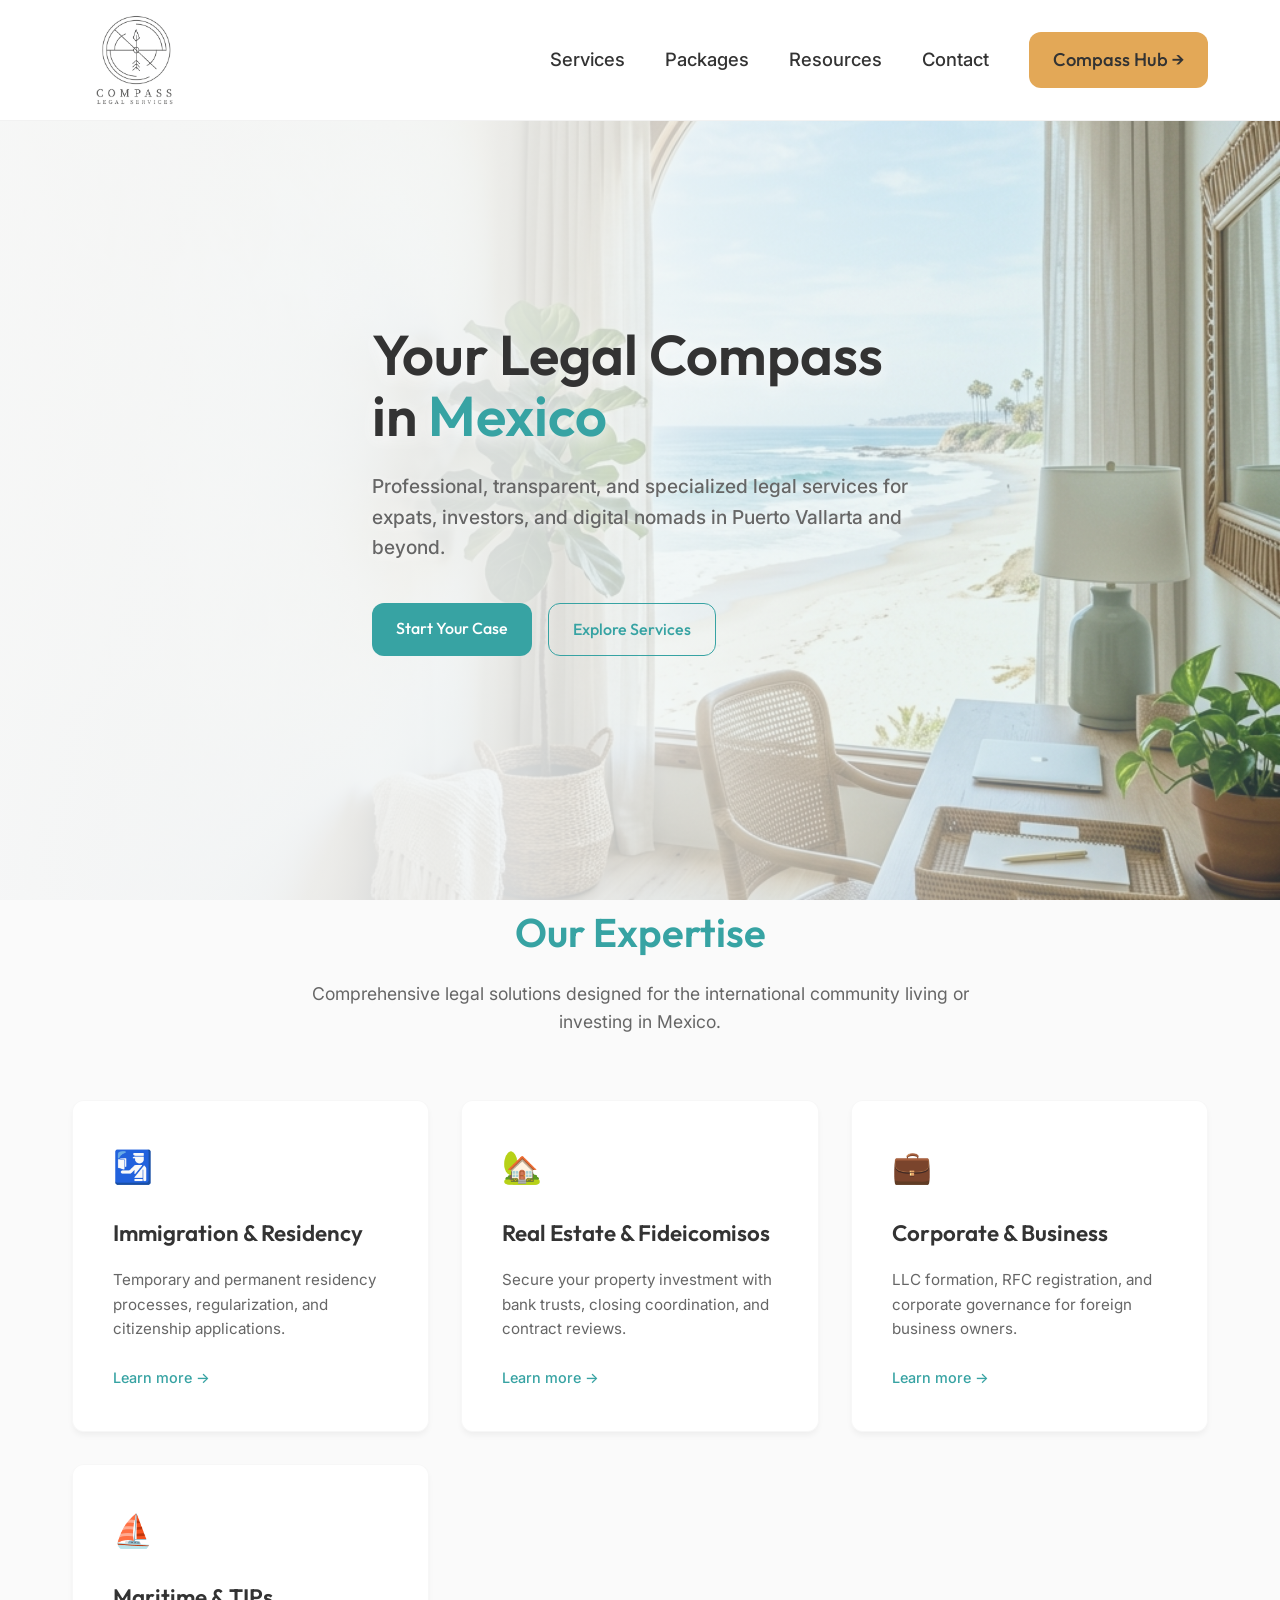
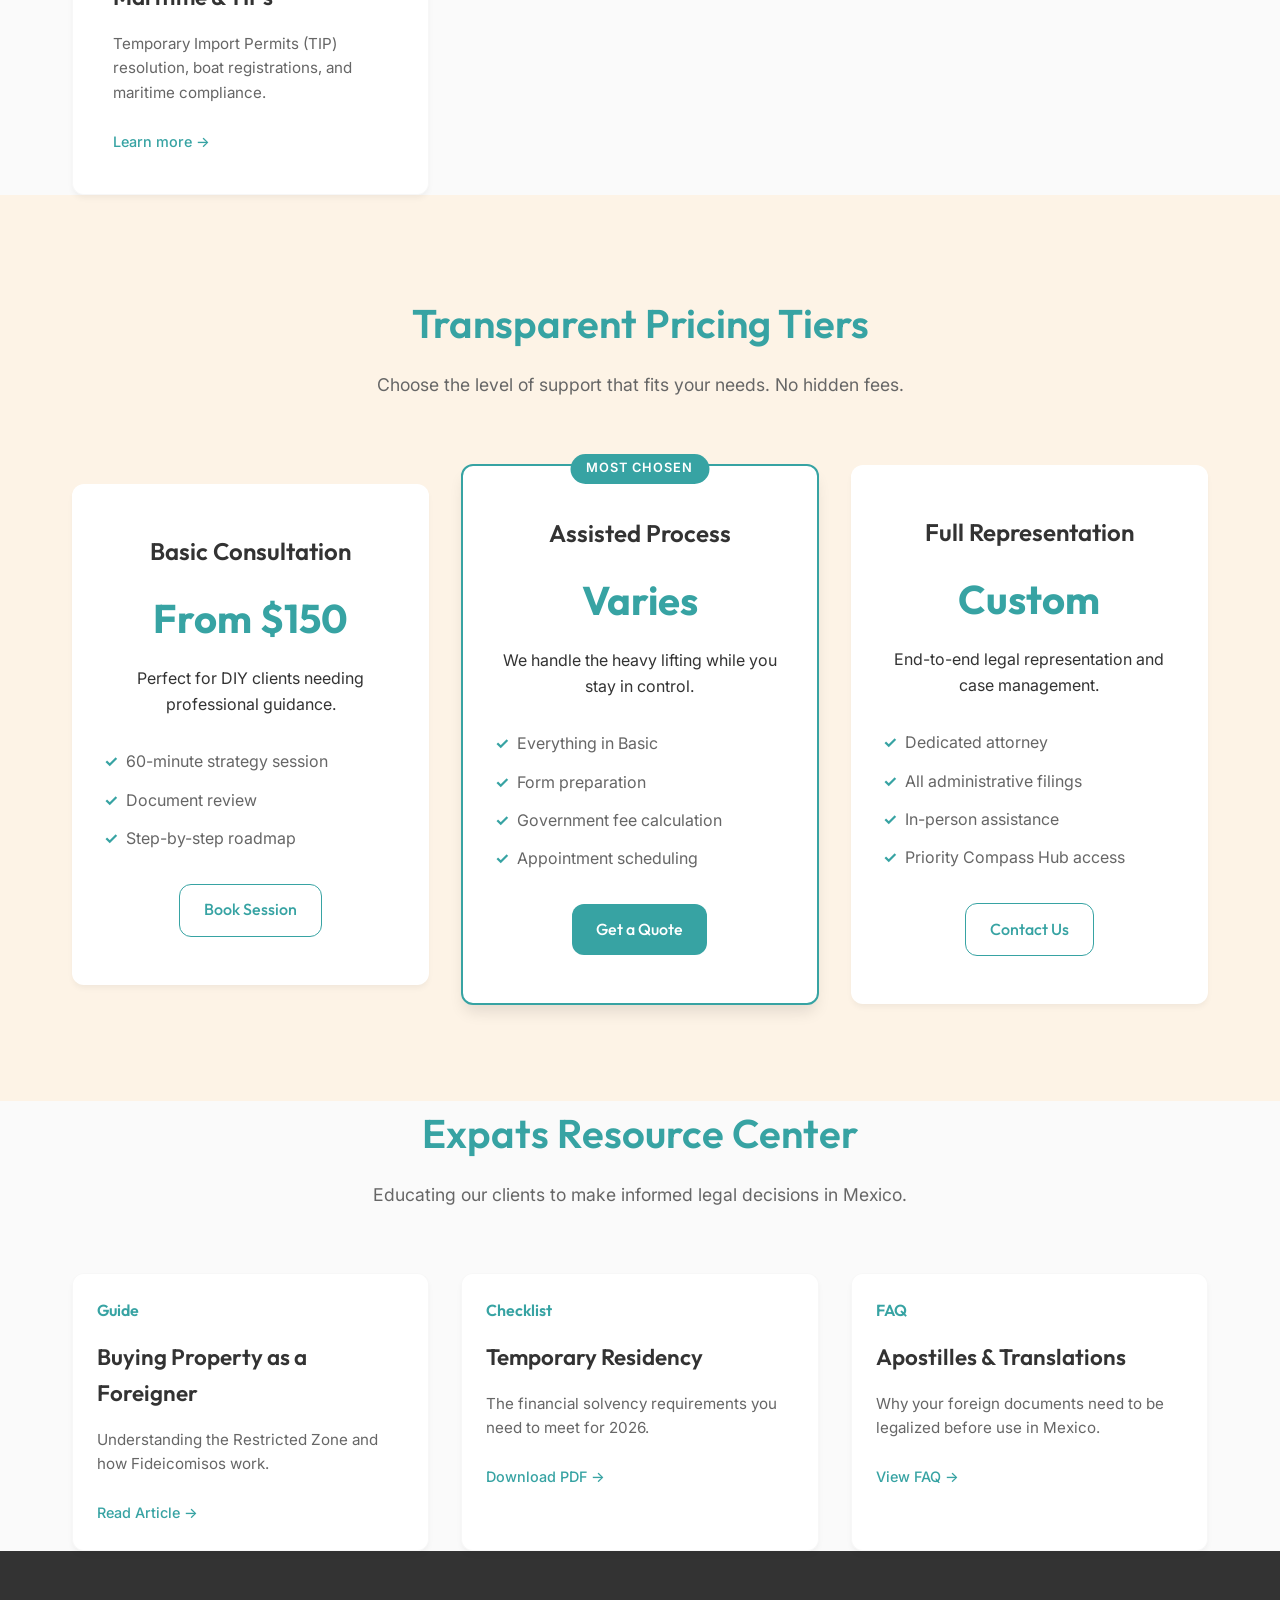
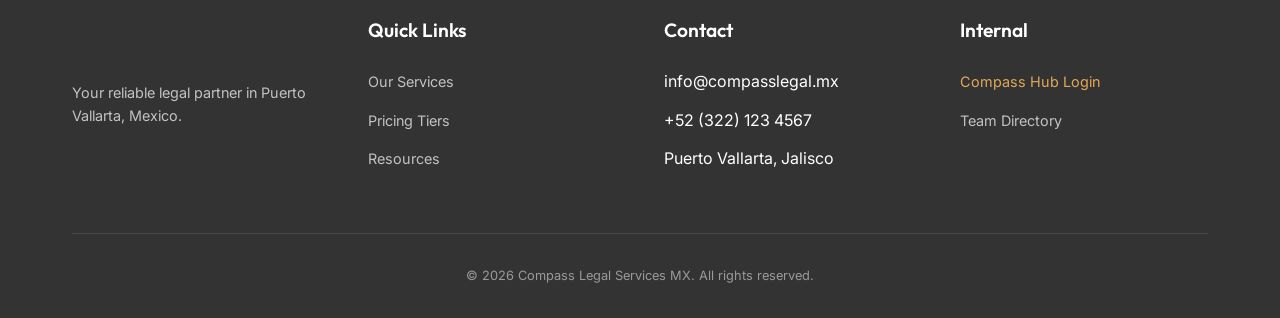
<file: compass-legal/index.html>
<!DOCTYPE html>
<html lang="en">
<head>
    <meta charset="UTF-8">
    <meta name="viewport" content="width=device-width, initial-scale=1.0">
    <title>Compass Legal Services MX</title>
    <link href="https://unpkg.com/aos@2.3.1/dist/aos.css" rel="stylesheet">
    <link rel="stylesheet" href="css/styles.css">
</head>
<body>
    <!-- NAVIGATION -->
    <nav class="navbar">
        <div class="container nav-container">
            <a href="index.html" class="logo">
                <img src="img/logo.jpg" alt="Compass Legal Services" class="nav-logo">
            </a>
            <div class="nav-links">
                <a href="#services">Services</a>
                <a href="#packages">Packages</a>
                <a href="#resources">Resources</a>
                <a href="#contact">Contact</a>
                <a href="login.html" class="btn btn-hub">Compass Hub &rarr;</a>
            </div>
        </div>
    </nav>

    <!-- HERO SECTION -->
    <header class="hero">
        <img src="img/hero2.png" alt="Boho Chic Coastal Office" class="hero-bg">
        <div class="hero-overlay"></div>
        <div class="container hero-content" data-aos="fade-up" data-aos-duration="1000">
            <h1>Your Legal Compass in <span>Mexico</span></h1>
            <p>Professional, transparent, and specialized legal services for expats, investors, and digital nomads in Puerto Vallarta and beyond.</p>
            <div class="hero-buttons">
                <a href="#contact" class="btn btn-primary">Start Your Case</a>
                <a href="#services" class="btn btn-outline">Explore Services</a>
            </div>
        </div>
    </header>

    <!-- SERVICES SECTION -->
    <section id="services" class="container">
        <div class="section-header" data-aos="fade-up">
            <h2>Our Expertise</h2>
            <p>Comprehensive legal solutions designed for the international community living or investing in Mexico.</p>
        </div>
        
        <div class="services-grid">
            <div class="service-card" data-aos="fade-up" data-aos-delay="100">
                <div class="service-icon">🛂</div>
                <h3>Immigration & Residency</h3>
                <p>Temporary and permanent residency processes, regularization, and citizenship applications.</p>
                <a href="#" class="service-link">Learn more &rarr;</a>
            </div>
            
            <div class="service-card" data-aos="fade-up" data-aos-delay="200">
                <div class="service-icon">🏡</div>
                <h3>Real Estate & Fideicomisos</h3>
                <p>Secure your property investment with bank trusts, closing coordination, and contract reviews.</p>
                <a href="#" class="service-link">Learn more &rarr;</a>
            </div>
            
            <div class="service-card" data-aos="fade-up" data-aos-delay="300">
                <div class="service-icon">💼</div>
                <h3>Corporate & Business</h3>
                <p>LLC formation, RFC registration, and corporate governance for foreign business owners.</p>
                <a href="#" class="service-link">Learn more &rarr;</a>
            </div>
            
            <div class="service-card" data-aos="fade-up" data-aos-delay="400">
                <div class="service-icon">⛵</div>
                <h3>Maritime & TIPs</h3>
                <p>Temporary Import Permits (TIP) resolution, boat registrations, and maritime compliance.</p>
                <a href="#" class="service-link">Learn more &rarr;</a>
            </div>
        </div>
    </section>

    <!-- PACKAGES SECTION -->
    <section id="packages" class="packages">
        <div class="container">
            <div class="section-header" data-aos="fade-up">
                <h2>Transparent Pricing Tiers</h2>
                <p>Choose the level of support that fits your needs. No hidden fees.</p>
            </div>
            
            <div class="packages-grid">
                <div class="package-card" data-aos="fade-up" data-aos-delay="100">
                    <h3>Basic Consultation</h3>
                    <div class="price">From $150</div>
                    <p>Perfect for DIY clients needing professional guidance.</p>
                    <ul class="package-features">
                        <li>60-minute strategy session</li>
                        <li>Document review</li>
                        <li>Step-by-step roadmap</li>
                    </ul>
                    <a href="#" class="btn btn-outline">Book Session</a>
                </div>
                
                <div class="package-card popular" data-aos="fade-up" data-aos-delay="200">
                    <div class="popular-badge">Most Chosen</div>
                    <h3>Assisted Process</h3>
                    <div class="price">Varies</div>
                    <p>We handle the heavy lifting while you stay in control.</p>
                    <ul class="package-features">
                        <li>Everything in Basic</li>
                        <li>Form preparation</li>
                        <li>Government fee calculation</li>
                        <li>Appointment scheduling</li>
                    </ul>
                    <a href="#" class="btn btn-primary">Get a Quote</a>
                </div>
                
                <div class="package-card" data-aos="fade-up" data-aos-delay="300">
                    <h3>Full Representation</h3>
                    <div class="price">Custom</div>
                    <p>End-to-end legal representation and case management.</p>
                    <ul class="package-features">
                        <li>Dedicated attorney</li>
                        <li>All administrative filings</li>
                        <li>In-person assistance</li>
                        <li>Priority Compass Hub access</li>
                    </ul>
                    <a href="#" class="btn btn-outline">Contact Us</a>
                </div>
            </div>
        </div>
    </section>

    <!-- EDUCATIONAL SECTION -->
    <section id="resources" class="container">
        <div class="section-header" data-aos="fade-up">
            <h2>Expats Resource Center</h2>
            <p>Educating our clients to make informed legal decisions in Mexico.</p>
        </div>
        
        <div class="services-grid">
            <div class="service-card" style="padding: 1.5rem;" data-aos="fade-up" data-aos-delay="100">
                <h4 style="color: var(--color-primary);">Guide</h4>
                <h3>Buying Property as a Foreigner</h3>
                <p>Understanding the Restricted Zone and how Fideicomisos work.</p>
                <a href="#" class="service-link">Read Article &rarr;</a>
            </div>
            <div class="service-card" style="padding: 1.5rem;" data-aos="fade-up" data-aos-delay="200">
                <h4 style="color: var(--color-primary);">Checklist</h4>
                <h3>Temporary Residency</h3>
                <p>The financial solvency requirements you need to meet for 2026.</p>
                <a href="#" class="service-link">Download PDF &rarr;</a>
            </div>
            <div class="service-card" style="padding: 1.5rem;" data-aos="fade-up" data-aos-delay="300">
                <h4 style="color: var(--color-primary);">FAQ</h4>
                <h3>Apostilles & Translations</h3>
                <p>Why your foreign documents need to be legalized before use in Mexico.</p>
                <a href="#" class="service-link">View FAQ &rarr;</a>
            </div>
        </div>
    </section>

    <!-- FOOTER -->
    <footer id="contact">
        <div class="container">
            <div class="footer-grid">
                <div class="footer-col">
                    <a href="index.html" class="logo" style="margin-bottom: 1rem;">
                        <img src="img/logo.jpg" alt="Compass Legal Services" class="nav-logo" style="filter: brightness(0) invert(1); height: 50px;">
                    </a>
                    <p>Your reliable legal partner in Puerto Vallarta, Mexico.</p>
                </div>
                
                <div class="footer-col">
                    <h4>Quick Links</h4>
                    <ul class="footer-links">
                        <li><a href="#services">Our Services</a></li>
                        <li><a href="#packages">Pricing Tiers</a></li>
                        <li><a href="#resources">Resources</a></li>
                    </ul>
                </div>
                
                <div class="footer-col">
                    <h4>Contact</h4>
                    <ul class="footer-links">
                        <li>info@compasslegal.mx</li>
                        <li>+52 (322) 123 4567</li>
                        <li>Puerto Vallarta, Jalisco</li>
                    </ul>
                </div>
                
                <div class="footer-col">
                    <h4>Internal</h4>
                    <ul class="footer-links">
                        <li><a href="login.html" style="color: var(--color-secondary);">Compass Hub Login</a></li>
                        <li><a href="#">Team Directory</a></li>
                    </ul>
                </div>
            </div>
            <div class="footer-bottom">
                &copy; 2026 Compass Legal Services MX. All rights reserved.
            </div>
        </div>
    </footer>

    <!-- Scripts for Animations -->
    <script src="https://unpkg.com/aos@2.3.1/dist/aos.js"></script>
    <script>
        AOS.init({
            duration: 800,
            once: true,
            offset: 100
        });
    </script>
</body>
</html>
</file>
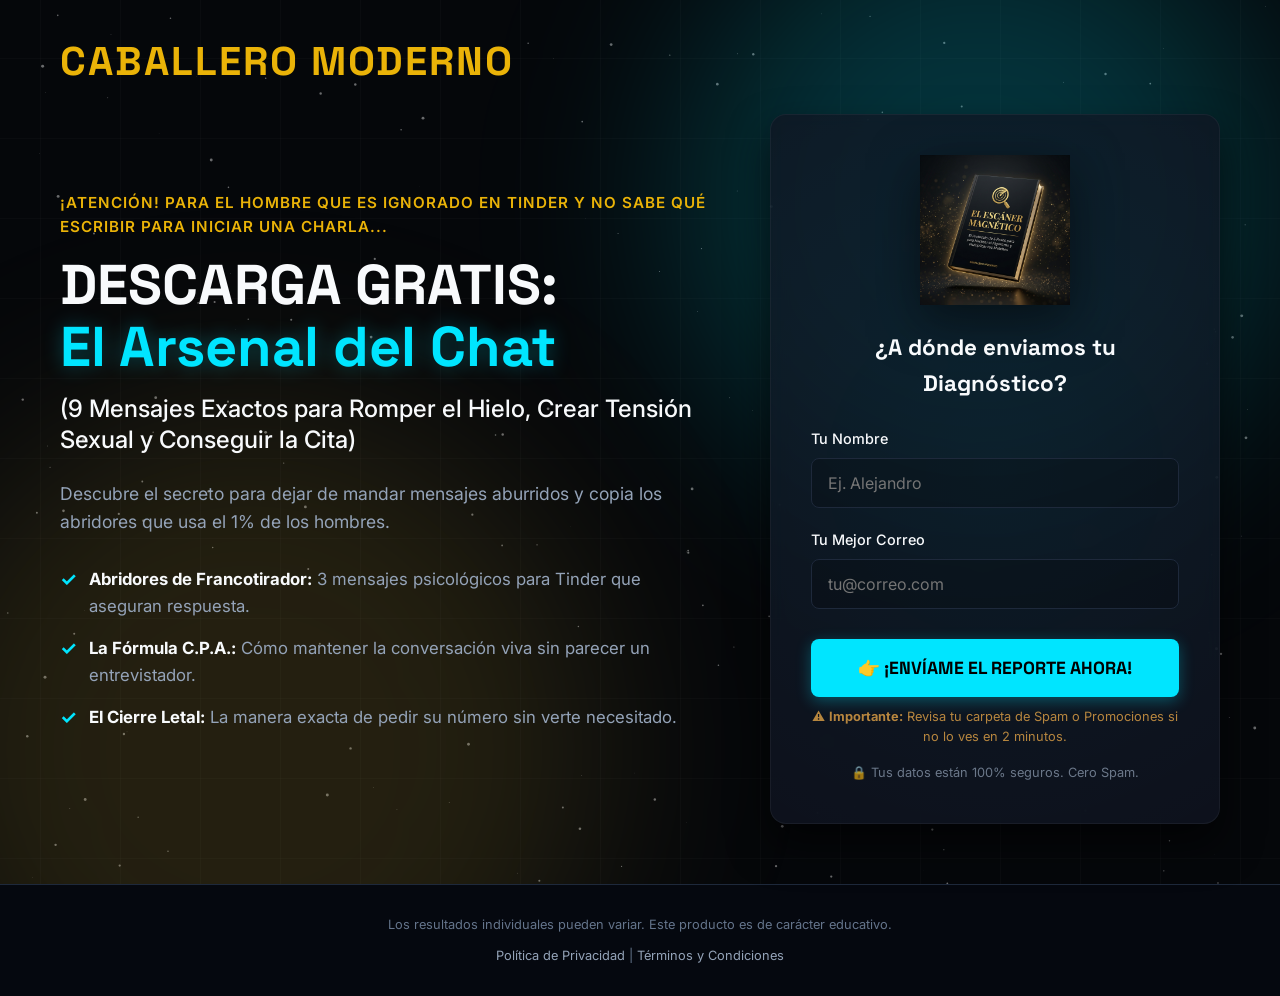
<file: optin_page/index.html>
<!DOCTYPE html>
<html lang="es">
<head>
    <meta charset="UTF-8">
    <meta name="viewport" content="width=device-width, initial-scale=1.0">
    <title>Descarga Gratis: El Arsenal del Chat | Caballero Moderno</title>
    <!-- Google Fonts -->
    <link rel="preconnect" href="https://fonts.googleapis.com">
    <link rel="preconnect" href="https://fonts.gstatic.com" crossorigin>
    <link href="https://fonts.googleapis.com/css2?family=Inter:wght@400;500;600&family=Space+Grotesk:wght@700&display=swap" rel="stylesheet">
    <!-- CSS -->
    <link rel="stylesheet" href="css/style.css">
</head>
<body>
    <!-- Fondo: Orbes de Ambiente (Club Fénix) -->
    <div class="ambient-orbs">
        <div class="orb orb-1"></div>
        <div class="orb orb-2"></div>
    </div>
    <header class="site-header">
        <div class="logo">
            <span class="logo-text">CABALLERO MODERNO</span>
        </div>
    </header>

    <main class="container">
        <!-- Columna Izquierda: Copy -->
        <div class="content-col">
            <span class="supra-title">¡ATENCIÓN! Para el hombre que es ignorado en Tinder y no sabe qué escribir para iniciar una charla...</span>
            <h1 class="main-title">DESCARGA GRATIS:<br><span class="highlight">El Arsenal del Chat</span></h1>
            <p class="subtitle">(9 Mensajes Exactos para Romper el Hielo, Crear Tensión Sexual y Conseguir la Cita)</p>
            
            <p class="description">Descubre el secreto para dejar de mandar mensajes aburridos y copia los abridores que usa el 1% de los hombres.</p>

            <ul class="bullets">
                <li>
                    <span class="check-icon">✓</span>
                    <span><strong>Abridores de Francotirador:</strong> 3 mensajes psicológicos para Tinder que aseguran respuesta.</span>
                </li>
                <li>
                    <span class="check-icon">✓</span>
                    <span><strong>La Fórmula C.P.A.:</strong> Cómo mantener la conversación viva sin parecer un entrevistador.</span>
                </li>
                <li>
                    <span class="check-icon">✓</span>
                    <span><strong>El Cierre Letal:</strong> La manera exacta de pedir su número sin verte necesitado.</span>
                </li>
            </ul>
        </div>

        <!-- Columna Derecha: Formulario -->
        <div class="form-col">
            <div class="form-card">
                <div class="mockup-placeholder" style="background: transparent; border: none; padding: 0;">
                    <img src="img/mockup-pdf.png" alt="El Arsenal del Chat Mockup" style="width: 100%; height: 100%; object-fit: contain; filter: drop-shadow(0 15px 25px rgba(0,0,0,0.5)); transition: transform 0.3s ease;" onmouseover="this.style.transform='scale(1.05)'" onmouseout="this.style.transform='scale(1)'">
                </div>
                <h3>¿A dónde enviamos tu Diagnóstico?</h3>
                <form id="optinForm">
                    <div class="input-group">
                        <label for="name">Tu Nombre</label>
                        <input type="text" id="name" name="name" placeholder="Ej. Alejandro" required>
                    </div>
                    <div class="input-group">
                        <label for="email">Tu Mejor Correo</label>
                        <input type="email" id="email" name="email" placeholder="tu@correo.com" required>
                    </div>
                    <!-- Mailchimp Bot Honeypot -->
                    <div aria-hidden="true" style="position: absolute; left: -5000px;">
                        <input type="text" id="b_b5b89e257bb34a02d3fc67226_f12a3ab60e" name="b_b5b89e257bb34a02d3fc67226_f12a3ab60e" tabindex="-1" value="">
                    </div>
                    <button type="submit" class="cta-button">👉 ¡ENVÍAME EL REPORTE AHORA!</button>
                    <p class="spam-disclaimer" style="margin-top: 10px; color: #ffb74d;">⚠️ <strong>Importante:</strong> Revisa tu carpeta de Spam o Promociones si no lo ves en 2 minutos.</p>
                    <p class="spam-disclaimer">🔒 Tus datos están 100% seguros. Cero Spam.</p>
                </form>
            </div>
        </div>
    </main>

    <footer class="footer">
        <div class="footer-content">
            <p>Los resultados individuales pueden variar. Este producto es de carácter educativo.</p>
            <div class="legal-links">
                <a href="#">Política de Privacidad</a> | <a href="#">Términos y Condiciones</a>
            </div>
        </div>
    </footer>

    <script src="js/main.js"></script>

    <!-- Script de Estrellas Animadas (Club Fénix) -->
    <script>
        const canvas = document.createElement('canvas');
        canvas.style.position = 'fixed';
        canvas.style.top = '0';
        canvas.style.left = '0';
        canvas.style.width = '100vw';
        canvas.style.height = '100vh';
        canvas.style.zIndex = '-2';
        canvas.style.pointerEvents = 'none';
        document.body.prepend(canvas);

        const ctx = canvas.getContext('2d');
        let width = canvas.width = window.innerWidth;
        let height = canvas.height = window.innerHeight;
        const particles = [];

        for(let i = 0; i < 220; i++) {
            particles.push({
                x: Math.random() * width,
                y: Math.random() * height,
                radius: Math.random() * 1.5,
                vx: (Math.random() - 0.5) * 0.15,
                vy: (Math.random() - 0.5) * 0.15
            });
        }

        function draw() {
            ctx.clearRect(0, 0, width, height);
            ctx.fillStyle = 'rgba(255, 255, 255, 0.4)';
            particles.forEach(p => {
                ctx.beginPath();
                ctx.arc(p.x, p.y, p.radius, 0, Math.PI * 2);
                ctx.fill();
                p.x += p.vx;
                p.y += p.vy;
                if(p.x < 0) p.x = width;
                if(p.x > width) p.x = 0;
                if(p.y < 0) p.y = height;
                if(p.y > height) p.y = 0;
            });
            requestAnimationFrame(draw);
        }
        draw();

        window.addEventListener('resize', () => {
            width = canvas.width = window.innerWidth;
            height = canvas.height = window.innerHeight;
        });
    </script>
</body>
</html>
</file>
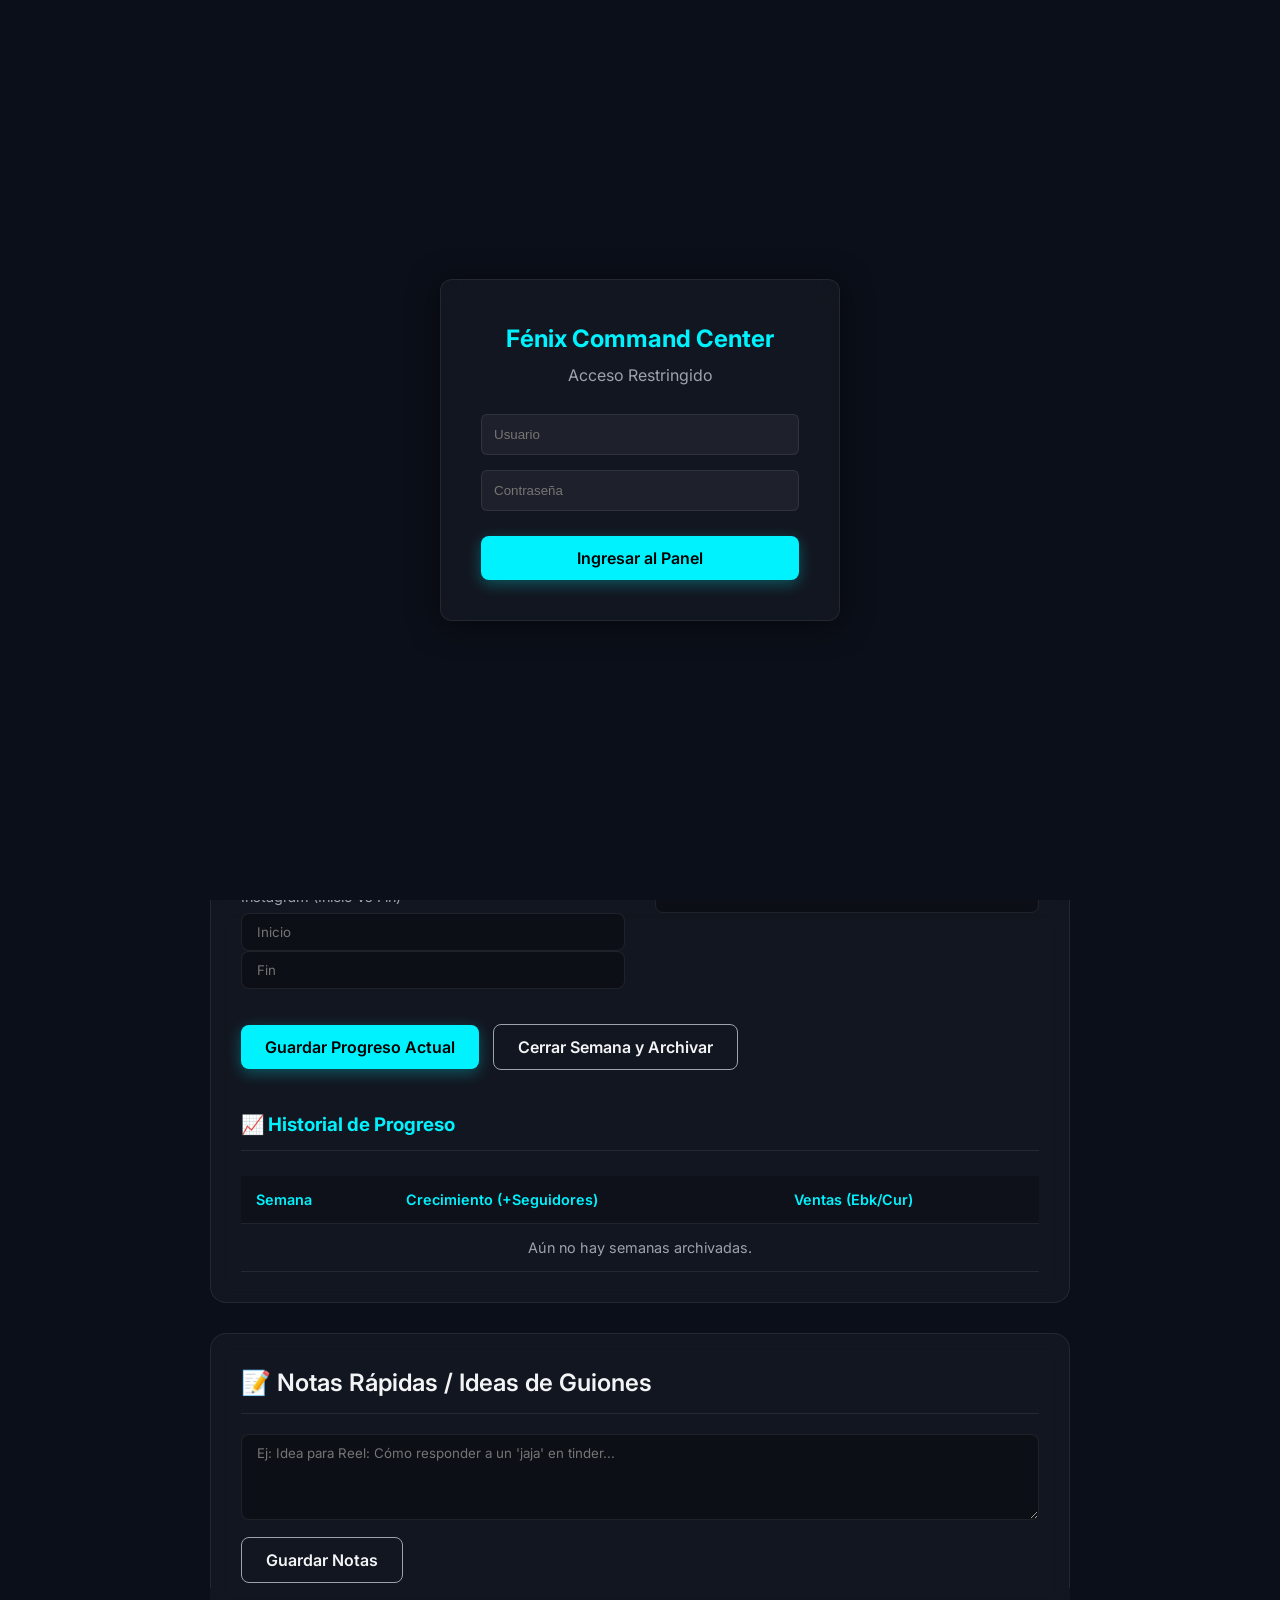
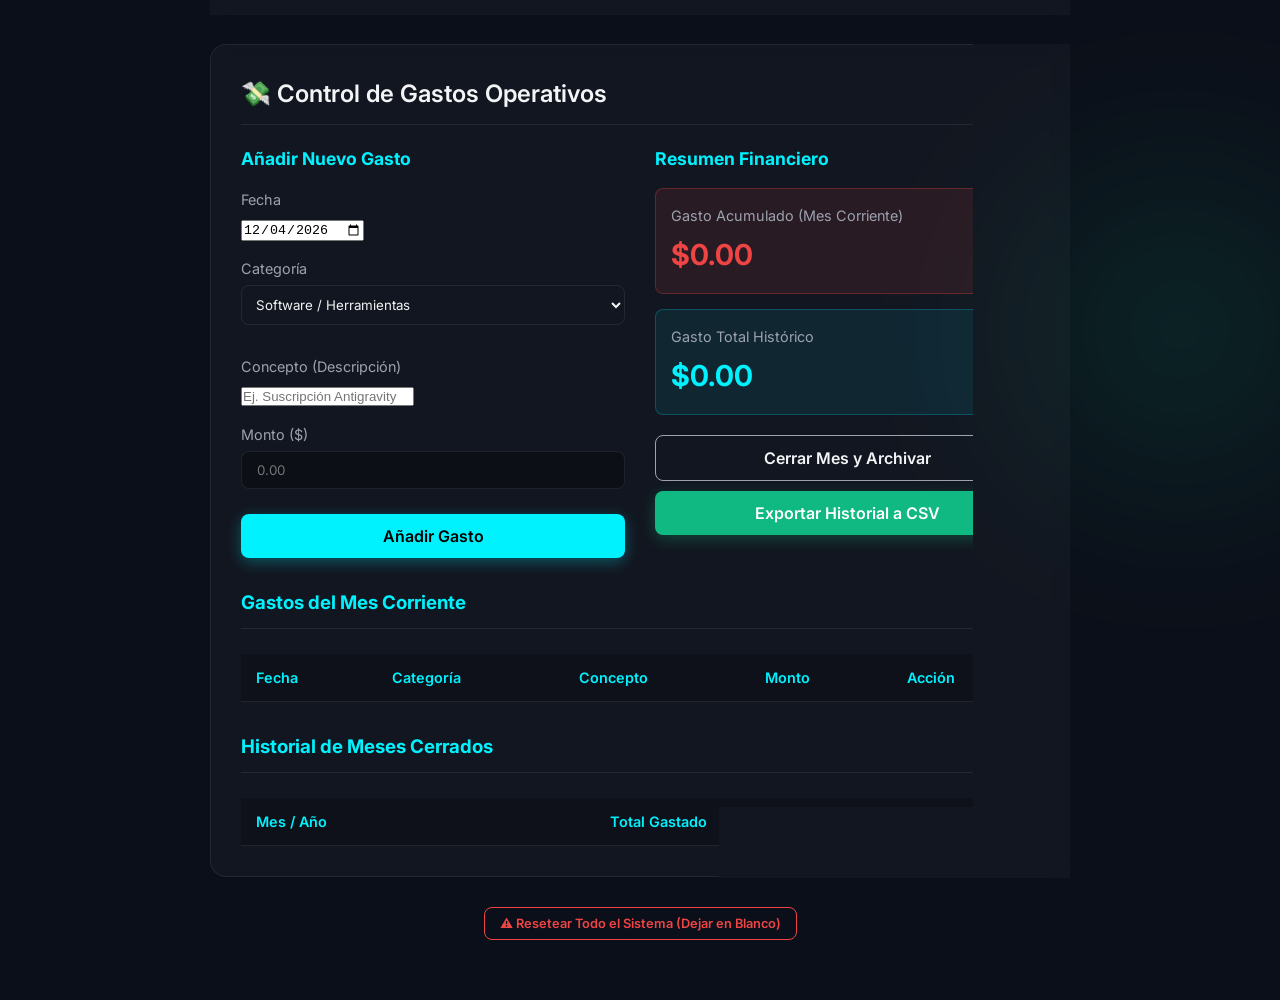
<file: tracker_fenix/index.html>
<!DOCTYPE html>
<html lang="es">
<head>
    <meta charset="UTF-8">
    <meta name="viewport" content="width=device-width, initial-scale=1.0">
    <title>Fénix Command Center | Caballero Moderno</title>
    <link href="https://fonts.googleapis.com/css2?family=Inter:wght@300;400;600;800&display=swap" rel="stylesheet">
    <link rel="stylesheet" href="styles.css">
</head>
<body>
    <!-- Login Overlay -->
    <div id="login-overlay" class="login-overlay">
        <div class="login-card">
            <h2 style="color: var(--cyan); margin-bottom: 5px;">Fénix Command Center</h2>
            <p style="color: var(--text-muted); margin-bottom: 25px;">Acceso Restringido</p>
            <input type="text" id="login-user" placeholder="Usuario" class="login-input">
            <input type="password" id="login-pass" placeholder="Contraseña" class="login-input">
            <button id="login-btn" class="btn btn-cyan" style="width: 100%; margin-top: 10px;">Ingresar al Panel</button>
            <p id="login-error" style="color: #ef4444; margin-top: 15px; font-size: 0.9rem; display: none;">Credenciales incorrectas.</p>
        </div>
    </div>

    <div class="orbs">
        <div class="orb orb-1"></div>
        <div class="orb orb-2"></div>
    </div>

    <div class="container">
        <header>
            <h1>Fénix Command Center</h1>
            <p>Panel de Control de Marketing y Seguimiento</p>
            <button id="export-btn" class="btn btn-emerald">Sincronizar con la IA 🤖</button>
        </header>

        <main>
            <section class="card">
                <h2 id="day-title">✅ Tareas de Hoy (<span id="current-day-label"></span>)</h2>
                <div class="checklist-container" id="daily-tasks">
                    <!-- Tasks will be injected by JS -->
                </div>
                <div style="margin-top: 20px; border-top: 1px solid var(--card-border); padding-top: 15px;">
                    <button id="reset-daily-btn" class="btn btn-outline">Reiniciar Tareas de Hoy</button>
                    <button id="close-day-btn" class="btn btn-outline" style="margin-left: 10px; border-color: var(--cyan); color: var(--cyan);">Cerrar Día (Ver Mañana)</button>
                </div>
            </section>

            <section class="card">
                <h2>📊 Métricas Semanales</h2>
                <p class="subtitle" id="week-dates-label">Registra tu crecimiento (Lunes a Domingo)</p>
                
                <div class="metrics-grid">
                    <div class="metric-group">
                        <h3>Comunidad (Seguidores)</h3>
                        <div class="input-row">
                            <label>TikTok (Inicio vs Fin)</label>
                            <input type="number" id="tk-start" placeholder="Inicio">
                            <input type="number" id="tk-end" placeholder="Fin">
                        </div>
                        <div class="input-row">
                            <label>Instagram (Inicio vs Fin)</label>
                            <input type="number" id="ig-start" placeholder="Inicio">
                            <input type="number" id="ig-end" placeholder="Fin">
                        </div>
                    </div>

                    <div class="metric-group">
                        <h3>Conversiones (Ventas)</h3>
                        <div class="input-row">
                            <label>Ventas Tripwire (Ebook 250 MXN)</label>
                            <input type="number" id="sales-ebook" placeholder="Cant.">
                        </div>
                        <div class="input-row">
                            <label>Ventas Curso (697.00 MXN)</label>
                            <input type="number" id="sales-course" placeholder="Cant.">
                        </div>
                    </div>
                </div>
                <button id="save-metrics-btn" class="btn btn-cyan" style="margin-top: 20px;">Guardar Progreso Actual</button>
                <button id="archive-week-btn" class="btn btn-outline" style="margin-top: 20px; margin-left: 10px;">Cerrar Semana y Archivar</button>

                <div id="history-container" style="margin-top: 40px;">
                    <h3 style="color: var(--cyan); border-bottom: 1px solid var(--card-border); padding-bottom: 10px; margin-bottom: 15px;">📈 Historial de Progreso</h3>
                    <div class="table-responsive">
                        <table class="metrics-table">
                            <thead>
                                <tr>
                                    <th>Semana</th>
                                    <th>Crecimiento (+Seguidores)</th>
                                    <th>Ventas (Ebk/Cur)</th>
                                </tr>
                            </thead>
                            <tbody id="metrics-table-body">
                                <!-- Rows will be injected by JS -->
                            </tbody>
                        </table>
                    </div>
                </div>
            </section>

            <section class="card">
                <h2>📝 Notas Rápidas / Ideas de Guiones</h2>
                <textarea id="notes-area" rows="4" placeholder="Ej: Idea para Reel: Cómo responder a un 'jaja' en tinder..."></textarea>
                <button id="save-notes-btn" class="btn btn-outline" style="margin-top: 10px;">Guardar Notas</button>
            </section>

            <section class="card">
                <h2>💸 Control de Gastos Operativos</h2>
                <div class="metrics-grid">
                    <div class="metric-group">
                        <h3>Añadir Nuevo Gasto</h3>
                        <div class="input-row">
                            <label>Fecha</label>
                            <input type="date" id="exp-date">
                        </div>
                        <div class="input-row">
                            <label>Categoría</label>
                            <select id="exp-category" class="login-input" style="background: var(--bg-dark); color: var(--text-light); border: 1px solid var(--card-border); padding: 10px; border-radius: 8px; font-family: 'Inter', sans-serif;">
                                <option value="Software/Herramientas">Software / Herramientas</option>
                                <option value="Publicidad TikTok">Publicidad TikTok</option>
                                <option value="Publicidad Instagram">Publicidad Instagram</option>
                                <option value="Publicidad Facebook">Publicidad Facebook</option>
                                <option value="Publicidad YouTube">Publicidad YouTube</option>
                                <option value="Otros Gastos">Otros Gastos</option>
                            </select>
                        </div>
                        <div class="input-row">
                            <label>Concepto (Descripción)</label>
                            <input type="text" id="exp-concept" placeholder="Ej. Suscripción Antigravity">
                        </div>
                        <div class="input-row">
                            <label>Monto ($)</label>
                            <input type="number" id="exp-amount" placeholder="0.00" step="0.01">
                        </div>
                        <button id="add-expense-btn" class="btn btn-cyan" style="width: 100%; margin-top: 10px;">Añadir Gasto</button>
                    </div>
                    
                    <div class="metric-group">
                        <h3>Resumen Financiero</h3>
                        <div style="background: rgba(239, 68, 68, 0.1); border: 1px solid rgba(239, 68, 68, 0.3); padding: 15px; border-radius: 8px; margin-bottom: 15px;">
                            <p style="margin: 0; color: var(--text-muted); font-size: 0.9rem;">Gasto Acumulado (Mes Corriente)</p>
                            <h3 style="margin: 5px 0 0 0; color: #ef4444; font-size: 1.8rem;" id="exp-current-total">$0.00</h3>
                        </div>
                        <div style="background: rgba(6, 182, 212, 0.1); border: 1px solid rgba(6, 182, 212, 0.3); padding: 15px; border-radius: 8px;">
                            <p style="margin: 0; color: var(--text-muted); font-size: 0.9rem;">Gasto Total Histórico</p>
                            <h3 style="margin: 5px 0 0 0; color: var(--cyan); font-size: 1.8rem;" id="exp-historic-total">$0.00</h3>
                        </div>
                        <div style="margin-top: 20px;">
                            <button id="close-month-btn" class="btn btn-outline" style="width: 100%; margin-bottom: 10px;">Cerrar Mes y Archivar</button>
                            <button id="export-csv-btn" class="btn btn-emerald" style="width: 100%;">Exportar Historial a CSV</button>
                        </div>
                    </div>
                </div>

                <div style="margin-top: 30px;">
                    <h3 style="color: var(--cyan); border-bottom: 1px solid var(--card-border); padding-bottom: 10px; margin-bottom: 15px;">Gastos del Mes Corriente</h3>
                    <div class="table-responsive">
                        <table class="metrics-table">
                            <thead>
                                <tr>
                                    <th>Fecha</th>
                                    <th>Categoría</th>
                                    <th>Concepto</th>
                                    <th>Monto</th>
                                    <th>Acción</th>
                                </tr>
                            </thead>
                            <tbody id="current-expenses-body">
                                <!-- Expenses injected by JS -->
                            </tbody>
                        </table>
                    </div>
                </div>

                <div style="margin-top: 30px;">
                    <h3 style="color: var(--cyan); border-bottom: 1px solid var(--card-border); padding-bottom: 10px; margin-bottom: 15px;">Historial de Meses Cerrados</h3>
                    <div class="table-responsive">
                        <table class="metrics-table">
                            <thead>
                                <tr>
                                    <th>Mes / Año</th>
                                    <th>Total Gastado</th>
                                </tr>
                            </thead>
                            <tbody id="historic-expenses-body">
                                <!-- History injected by JS -->
                            </tbody>
                        </table>
                    </div>
                </div>
            </section>

            <!-- Hard Reset -->
            <div style="text-align: center; margin-top: 30px; margin-bottom: 20px;">
                <button id="hard-reset-btn" class="btn" style="background-color: transparent; color: #ef4444; border: 1px solid #ef4444; font-size: 0.8rem; padding: 8px 15px; cursor: pointer;">⚠️ Resetear Todo el Sistema (Dejar en Blanco)</button>
            </div>
        </main>
    </div>

    <!-- Script Modal -->
    <div id="script-modal" class="modal hidden">
        <div class="modal-content">
            <span class="close-modal" id="close-modal-btn">&times;</span>
            <h3 id="modal-title">Título del Guion</h3>
            <div id="modal-body" class="modal-body">Contenido...</div>
            <button class="btn btn-emerald" id="copy-script-btn">Copiar Guion</button>
        </div>
    </div>

    <!-- Modal for Copy Success -->
    <div id="toast" class="toast hidden">
        <p>¡Datos copiados al portapapeles! Pégalos en el chat con Antigravity.</p>
    </div>

    <script src="app.js"></script>
</body>
</html>
</file>
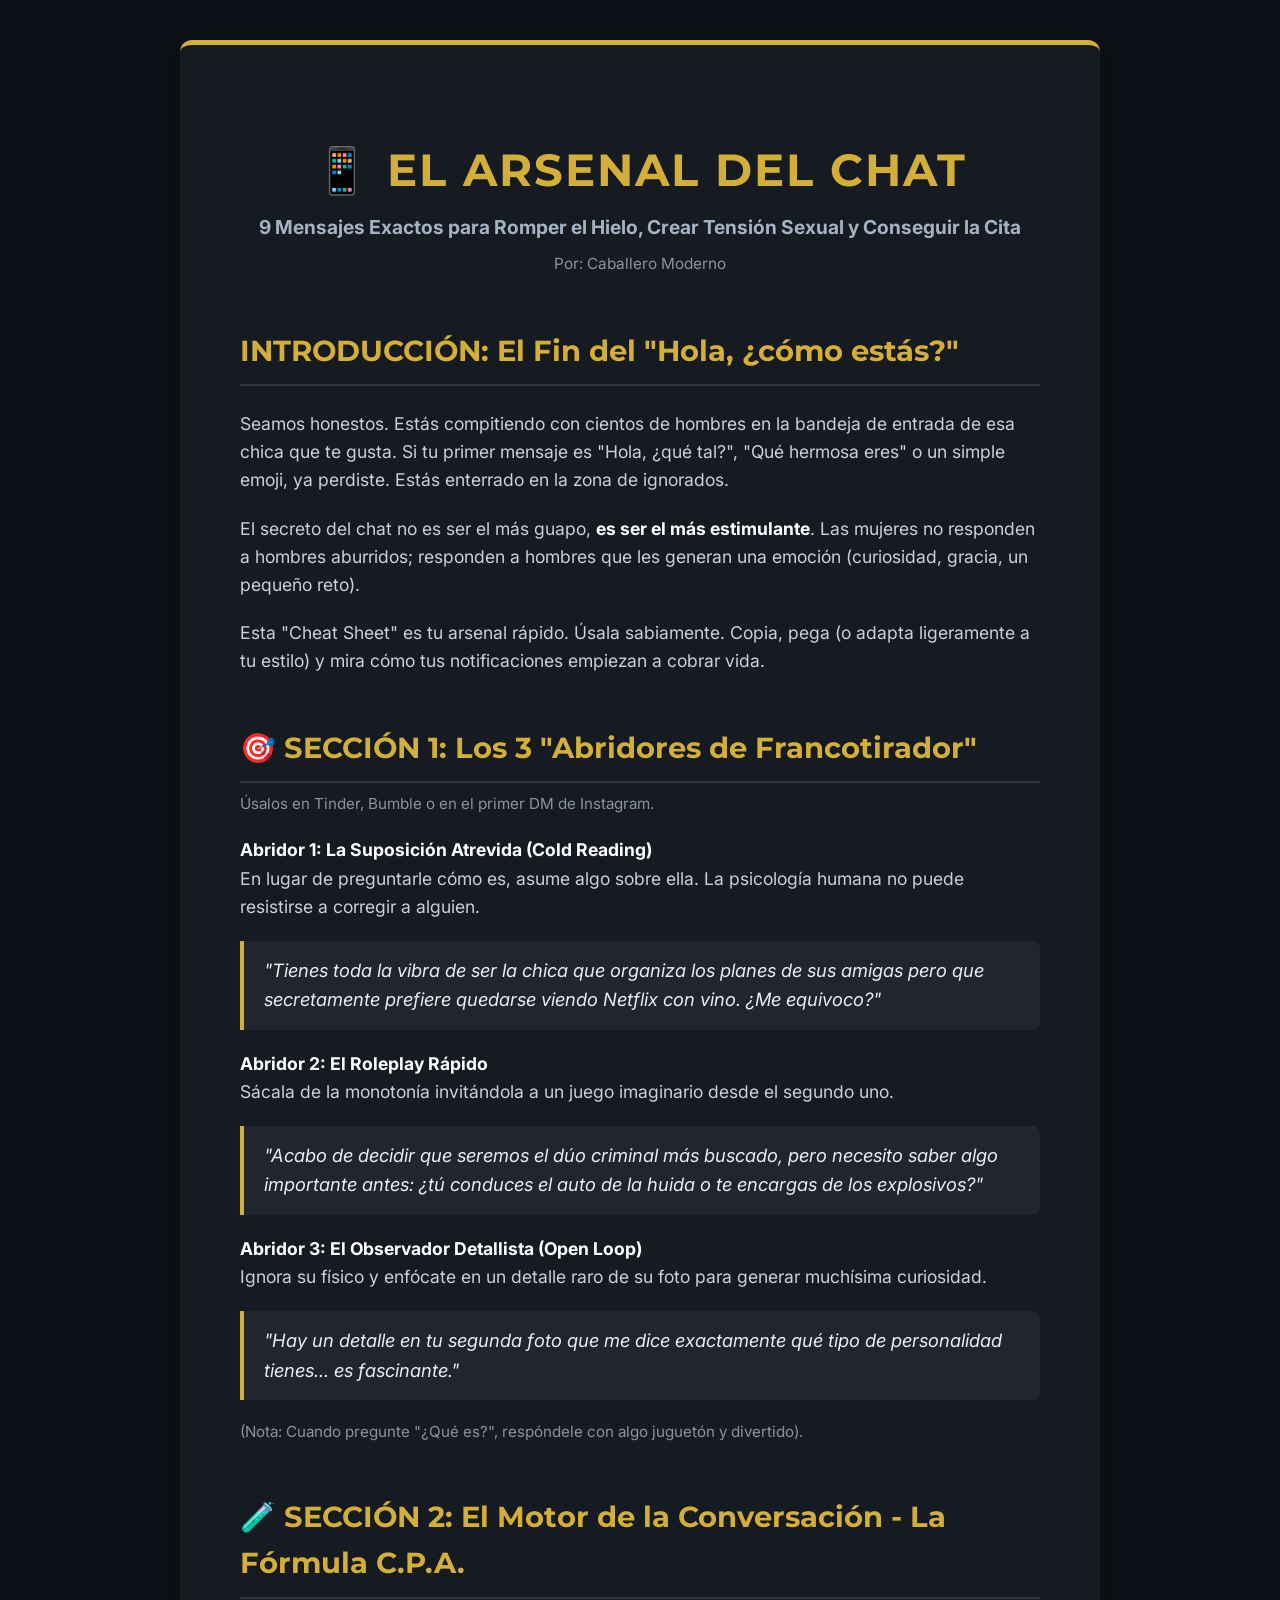
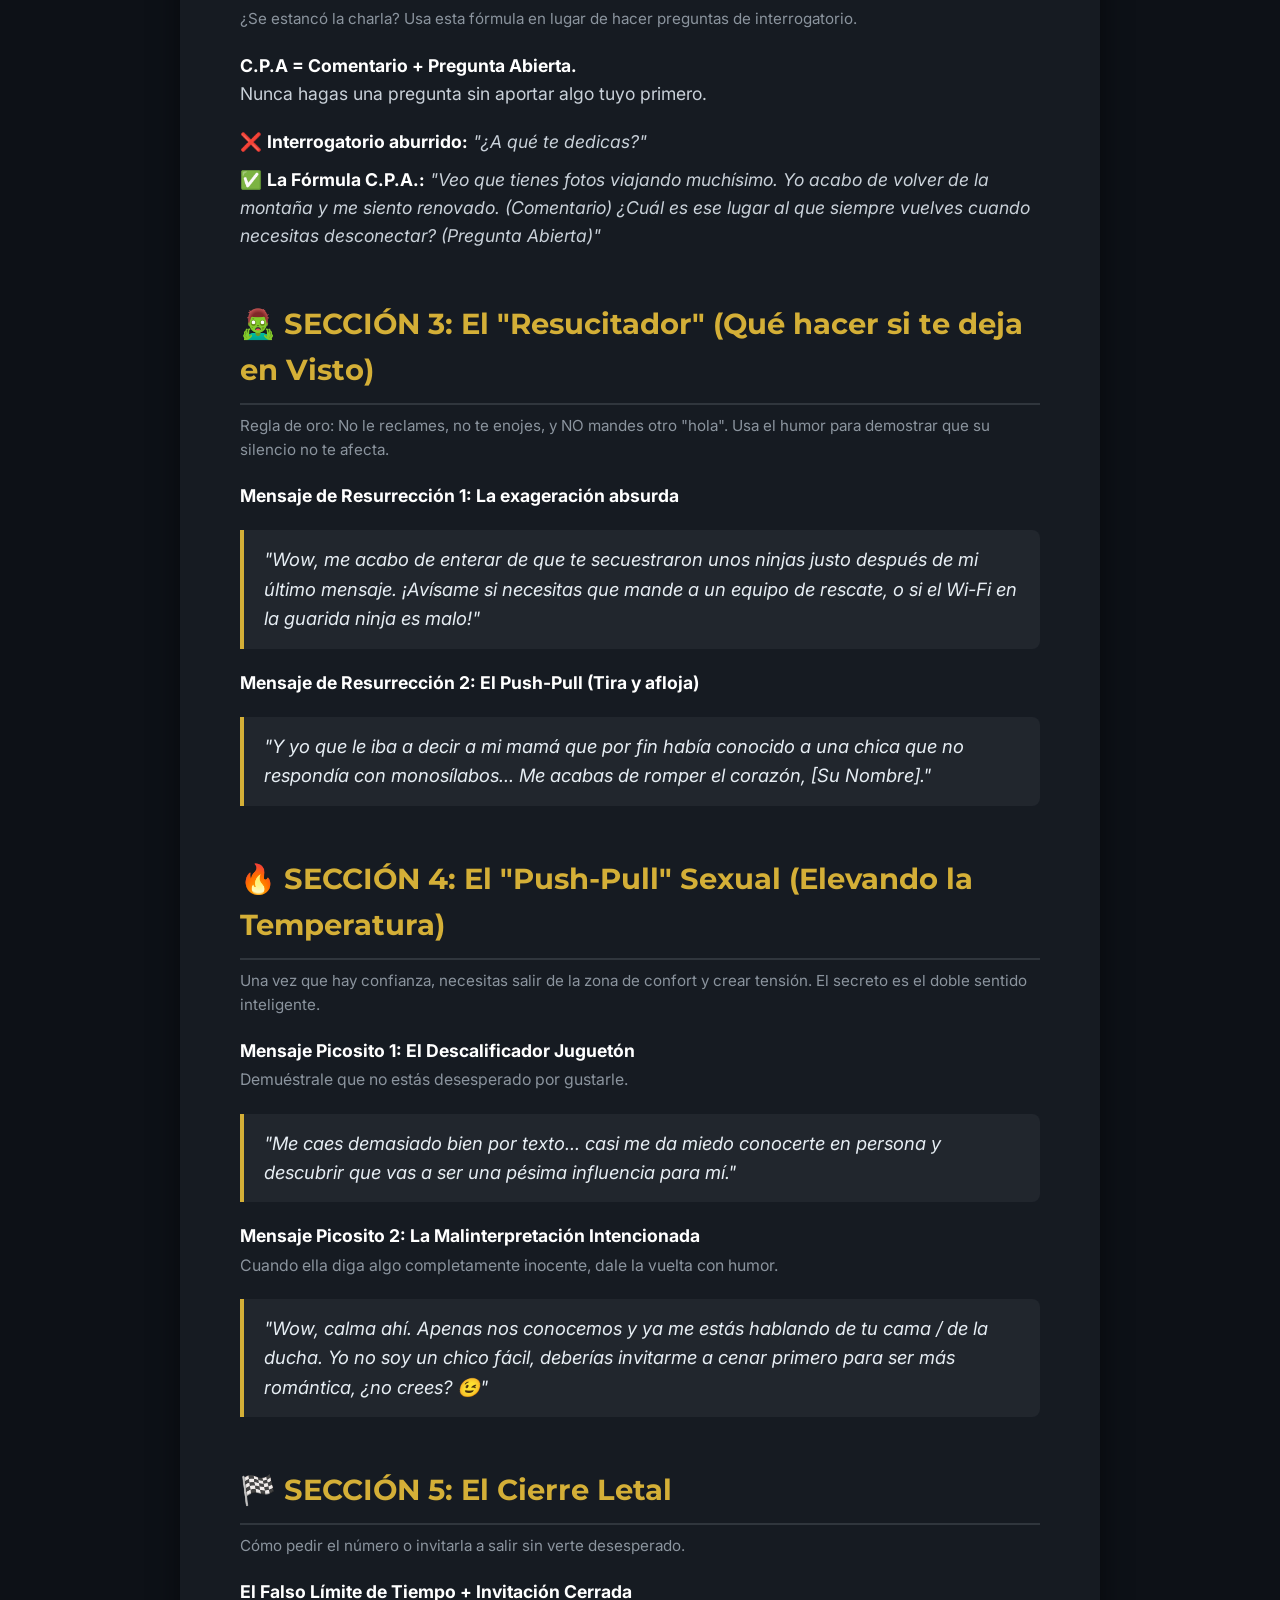
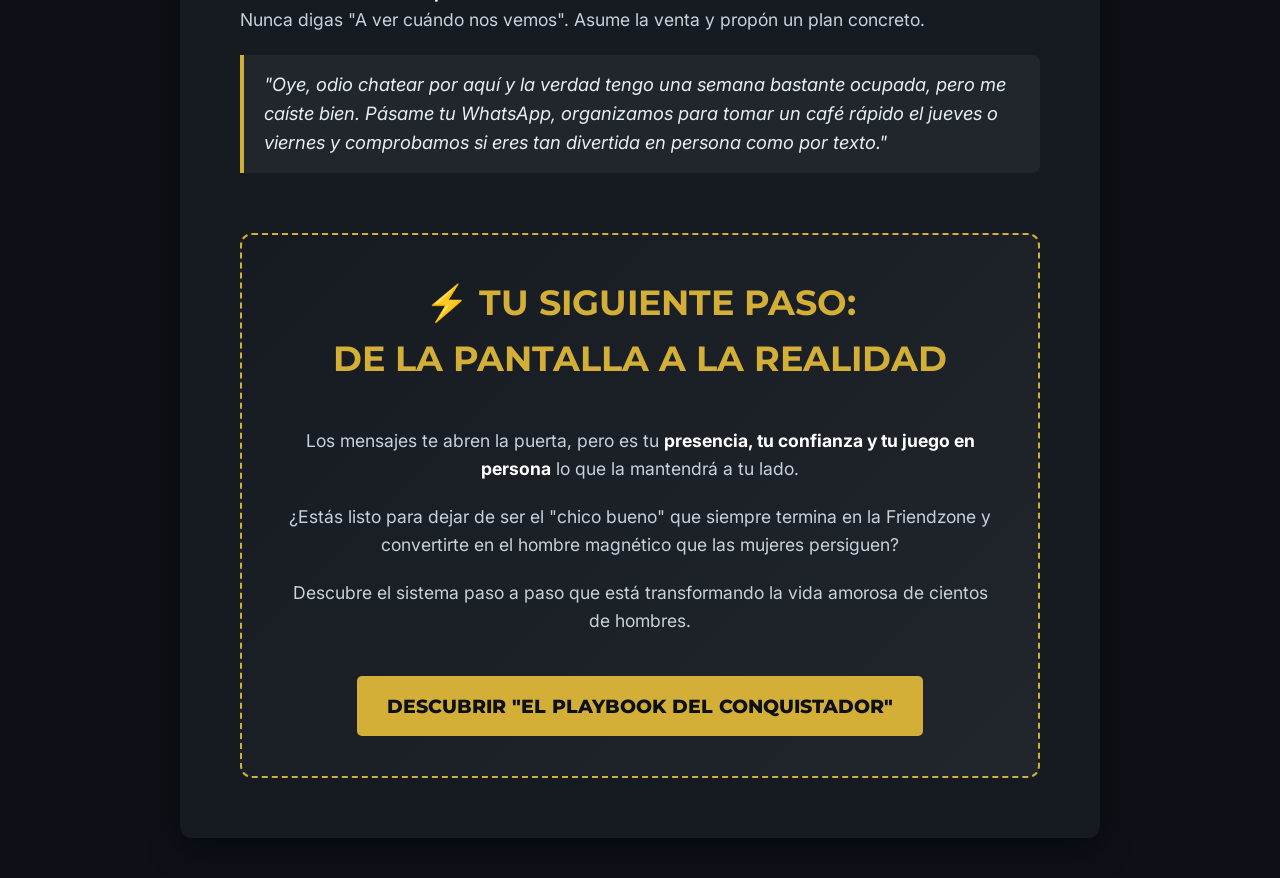
<file: El_Arsenal_Del_Chat.html>
<!DOCTYPE html>
<html lang="es">
<head>
    <meta charset="UTF-8">
    <meta name="viewport" content="width=device-width, initial-scale=1.0">
    <title>El Arsenal del Chat - PDF</title>
    <link href="https://fonts.googleapis.com/css2?family=Montserrat:wght@400;700;800&family=Inter:wght@400;500;700&display=swap" rel="stylesheet">
    <style>
        body {
            font-family: 'Inter', sans-serif;
            background-color: #0d1117; /* Fondo oscuro premium */
            color: #c9d1d9;
            line-height: 1.6;
            margin: 0;
            padding: 40px 20px;
        }
        .container {
            max-width: 800px;
            margin: 0 auto;
            background-color: #161b22;
            padding: 60px;
            border-radius: 12px;
            box-shadow: 0 10px 30px rgba(0,0,0,0.5);
            border-top: 5px solid #d4af37; /* Acento dorado Caballero Moderno */
        }
        h1, h2, h3 {
            font-family: 'Montserrat', sans-serif;
            color: #ffffff;
        }
        h1 {
            font-size: 2.8em;
            text-align: center;
            color: #d4af37;
            margin-bottom: 5px;
            text-transform: uppercase;
            letter-spacing: 2px;
        }
        .subtitle {
            text-align: center;
            font-size: 1.2em;
            color: #a3b3c4;
            margin-bottom: 40px;
            font-weight: 700;
        }
        h2 {
            font-size: 1.8em;
            border-bottom: 2px solid #30363d;
            padding-bottom: 10px;
            margin-top: 50px;
            color: #d4af37;
        }
        p {
            font-size: 1.1em;
            margin-bottom: 20px;
        }
        strong {
            color: #ffffff;
            font-weight: 700;
        }
        .quote {
            background-color: #21262d;
            border-left: 4px solid #d4af37;
            padding: 15px 20px;
            margin: 20px 0;
            font-style: italic;
            border-radius: 0 8px 8px 0;
            color: #e6edf3;
            font-size: 1.15em;
        }
        .note {
            font-size: 0.95em;
            color: #8b949e;
            display: block;
            margin-top: -15px;
            margin-bottom: 20px;
        }
        .cta-box {
            background: linear-gradient(135deg, #161b22 0%, #21262d 100%);
            border: 2px dashed #d4af37;
            padding: 40px;
            text-align: center;
            margin-top: 60px;
            border-radius: 12px;
        }
        .cta-button {
            display: inline-block;
            background-color: #d4af37;
            color: #0d1117;
            padding: 15px 30px;
            text-decoration: none;
            font-family: 'Montserrat', sans-serif;
            font-weight: 800;
            font-size: 1.2em;
            border-radius: 5px;
            margin-top: 20px;
            text-transform: uppercase;
            transition: background-color 0.3s;
        }
        .cta-button:hover {
            background-color: #f1c40f;
        }
        hr {
            border: 0;
            height: 1px;
            background: #30363d;
            margin: 40px 0;
        }
        ul {
            font-size: 1.1em;
            color: #c9d1d9;
        }
        li {
            margin-bottom: 10px;
        }
        
        /* Reglas para imprimir perfecto en PDF */
        @media print {
            body {
                background-color: #161b22;
                padding: 0;
            }
            .container {
                box-shadow: none;
                border-radius: 0;
                padding: 20px;
            }
            .cta-box {
                page-break-inside: avoid;
            }
        }
    </style>
</head>
<body>

<div class="container">
    <h1>📱 EL ARSENAL DEL CHAT</h1>
    <div class="subtitle">9 Mensajes Exactos para Romper el Hielo, Crear Tensión Sexual y Conseguir la Cita<br><span style="font-size: 0.8em; font-weight: normal; color: #8b949e; display: inline-block; margin-top: 10px;">Por: Caballero Moderno</span></div>

    <h2>INTRODUCCIÓN: El Fin del "Hola, ¿cómo estás?"</h2>
    <p>Seamos honestos. Estás compitiendo con cientos de hombres en la bandeja de entrada de esa chica que te gusta. Si tu primer mensaje es "Hola, ¿qué tal?", "Qué hermosa eres" o un simple emoji, ya perdiste. Estás enterrado en la zona de ignorados.</p>
    <p>El secreto del chat no es ser el más guapo, <strong>es ser el más estimulante</strong>. Las mujeres no responden a hombres aburridos; responden a hombres que les generan una emoción (curiosidad, gracia, un pequeño reto).</p>
    <p>Esta "Cheat Sheet" es tu arsenal rápido. Úsala sabiamente. Copia, pega (o adapta ligeramente a tu estilo) y mira cómo tus notificaciones empiezan a cobrar vida.</p>

    <h2>🎯 SECCIÓN 1: Los 3 "Abridores de Francotirador"</h2>
    <span class="note">Úsalos en Tinder, Bumble o en el primer DM de Instagram.</span>

    <p><strong>Abridor 1: La Suposición Atrevida (Cold Reading)</strong><br>
    En lugar de preguntarle cómo es, asume algo sobre ella. La psicología humana no puede resistirse a corregir a alguien.</p>
    <div class="quote">"Tienes toda la vibra de ser la chica que organiza los planes de sus amigas pero que secretamente prefiere quedarse viendo Netflix con vino. ¿Me equivoco?"</div>

    <p><strong>Abridor 2: El Roleplay Rápido</strong><br>
    Sácala de la monotonía invitándola a un juego imaginario desde el segundo uno.</p>
    <div class="quote">"Acabo de decidir que seremos el dúo criminal más buscado, pero necesito saber algo importante antes: ¿tú conduces el auto de la huida o te encargas de los explosivos?"</div>

    <p><strong>Abridor 3: El Observador Detallista (Open Loop)</strong><br>
    Ignora su físico y enfócate en un detalle raro de su foto para generar muchísima curiosidad.</p>
    <div class="quote">"Hay un detalle en tu segunda foto que me dice exactamente qué tipo de personalidad tienes... es fascinante."</div>
    <span class="note" style="margin-top: 0;">(Nota: Cuando pregunte "¿Qué es?", respóndele con algo juguetón y divertido).</span>

    <h2>🧪 SECCIÓN 2: El Motor de la Conversación - La Fórmula C.P.A.</h2>
    <span class="note">¿Se estancó la charla? Usa esta fórmula en lugar de hacer preguntas de interrogatorio.</span>

    <p><strong>C.P.A = Comentario + Pregunta Abierta.</strong><br>Nunca hagas una pregunta sin aportar algo tuyo primero.</p>
    <ul style="list-style-type: none; padding-left: 0;">
        <li>❌ <strong>Interrogatorio aburrido:</strong> <em>"¿A qué te dedicas?"</em></li>
        <li>✅ <strong>La Fórmula C.P.A.:</strong> <em>"Veo que tienes fotos viajando muchísimo. Yo acabo de volver de la montaña y me siento renovado. (Comentario) ¿Cuál es ese lugar al que siempre vuelves cuando necesitas desconectar? (Pregunta Abierta)"</em></li>
    </ul>

    <h2>🧟‍♂️ SECCIÓN 3: El "Resucitador" (Qué hacer si te deja en Visto)</h2>
    <span class="note">Regla de oro: No le reclames, no te enojes, y NO mandes otro "hola". Usa el humor para demostrar que su silencio no te afecta.</span>

    <p><strong>Mensaje de Resurrección 1: La exageración absurda</strong></p>
    <div class="quote">"Wow, me acabo de enterar de que te secuestraron unos ninjas justo después de mi último mensaje. ¡Avísame si necesitas que mande a un equipo de rescate, o si el Wi-Fi en la guarida ninja es malo!"</div>

    <p><strong>Mensaje de Resurrección 2: El Push-Pull (Tira y afloja)</strong></p>
    <div class="quote">"Y yo que le iba a decir a mi mamá que por fin había conocido a una chica que no respondía con monosílabos... Me acabas de romper el corazón, [Su Nombre]."</div>

    <h2>🔥 SECCIÓN 4: El "Push-Pull" Sexual (Elevando la Temperatura)</h2>
    <span class="note">Una vez que hay confianza, necesitas salir de la zona de confort y crear tensión. El secreto es el doble sentido inteligente.</span>

    <p><strong>Mensaje Picosito 1: El Descalificador Juguetón</strong><br>
    <span style="font-size: 0.9em; color: #8b949e;">Demuéstrale que no estás desesperado por gustarle.</span></p>
    <div class="quote">"Me caes demasiado bien por texto... casi me da miedo conocerte en persona y descubrir que vas a ser una pésima influencia para mí."</div>

    <p><strong>Mensaje Picosito 2: La Malinterpretación Intencionada</strong><br>
    <span style="font-size: 0.9em; color: #8b949e;">Cuando ella diga algo completamente inocente, dale la vuelta con humor.</span></p>
    <div class="quote">"Wow, calma ahí. Apenas nos conocemos y ya me estás hablando de tu cama / de la ducha. Yo no soy un chico fácil, deberías invitarme a cenar primero para ser más romántica, ¿no crees? 😉"</div>

    <h2>🏁 SECCIÓN 5: El Cierre Letal</h2>
    <span class="note">Cómo pedir el número o invitarla a salir sin verte desesperado.</span>

    <p><strong>El Falso Límite de Tiempo + Invitación Cerrada</strong><br>
    Nunca digas "A ver cuándo nos vemos". Asume la venta y propón un plan concreto.</p>
    <div class="quote">"Oye, odio chatear por aquí y la verdad tengo una semana bastante ocupada, pero me caíste bien. Pásame tu WhatsApp, organizamos para tomar un café rápido el jueves o viernes y comprobamos si eres tan divertida en persona como por texto."</div>

    <div class="cta-box">
        <h2 style="margin-top: 0; border: none; font-size: 2.2em;">⚡ TU SIGUIENTE PASO:<br>DE LA PANTALLA A LA REALIDAD</h2>
        <p>Los mensajes te abren la puerta, pero es tu <strong>presencia, tu confianza y tu juego en persona</strong> lo que la mantendrá a tu lado.</p>
        <p>¿Estás listo para dejar de ser el "chico bueno" que siempre termina en la Friendzone y convertirte en el hombre magnético que las mujeres persiguen?</p>
        <p>Descubre el sistema paso a paso que está transformando la vida amorosa de cientos de hombres.</p>
        <a href="#" class="cta-button">Descubrir "El Playbook del Conquistador"</a>
    </div>
</div>

</body>
</html>
</file>
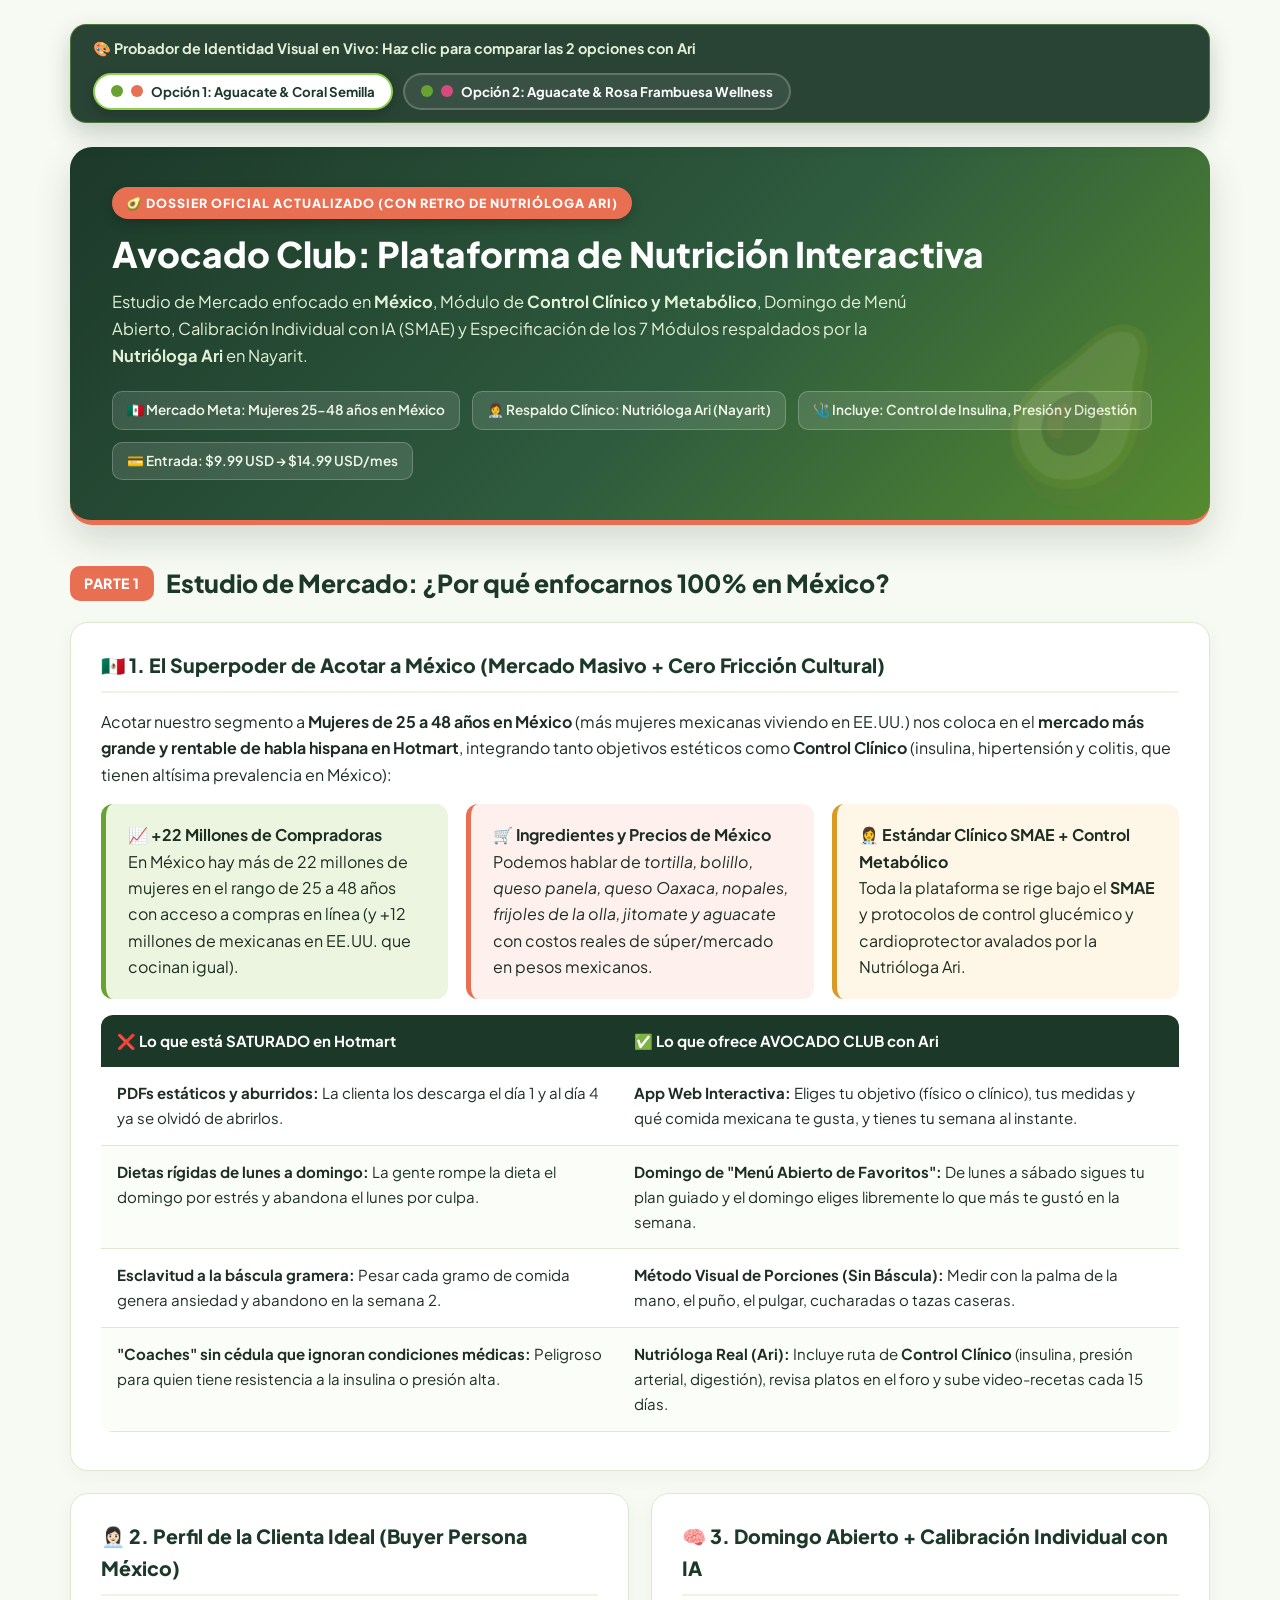
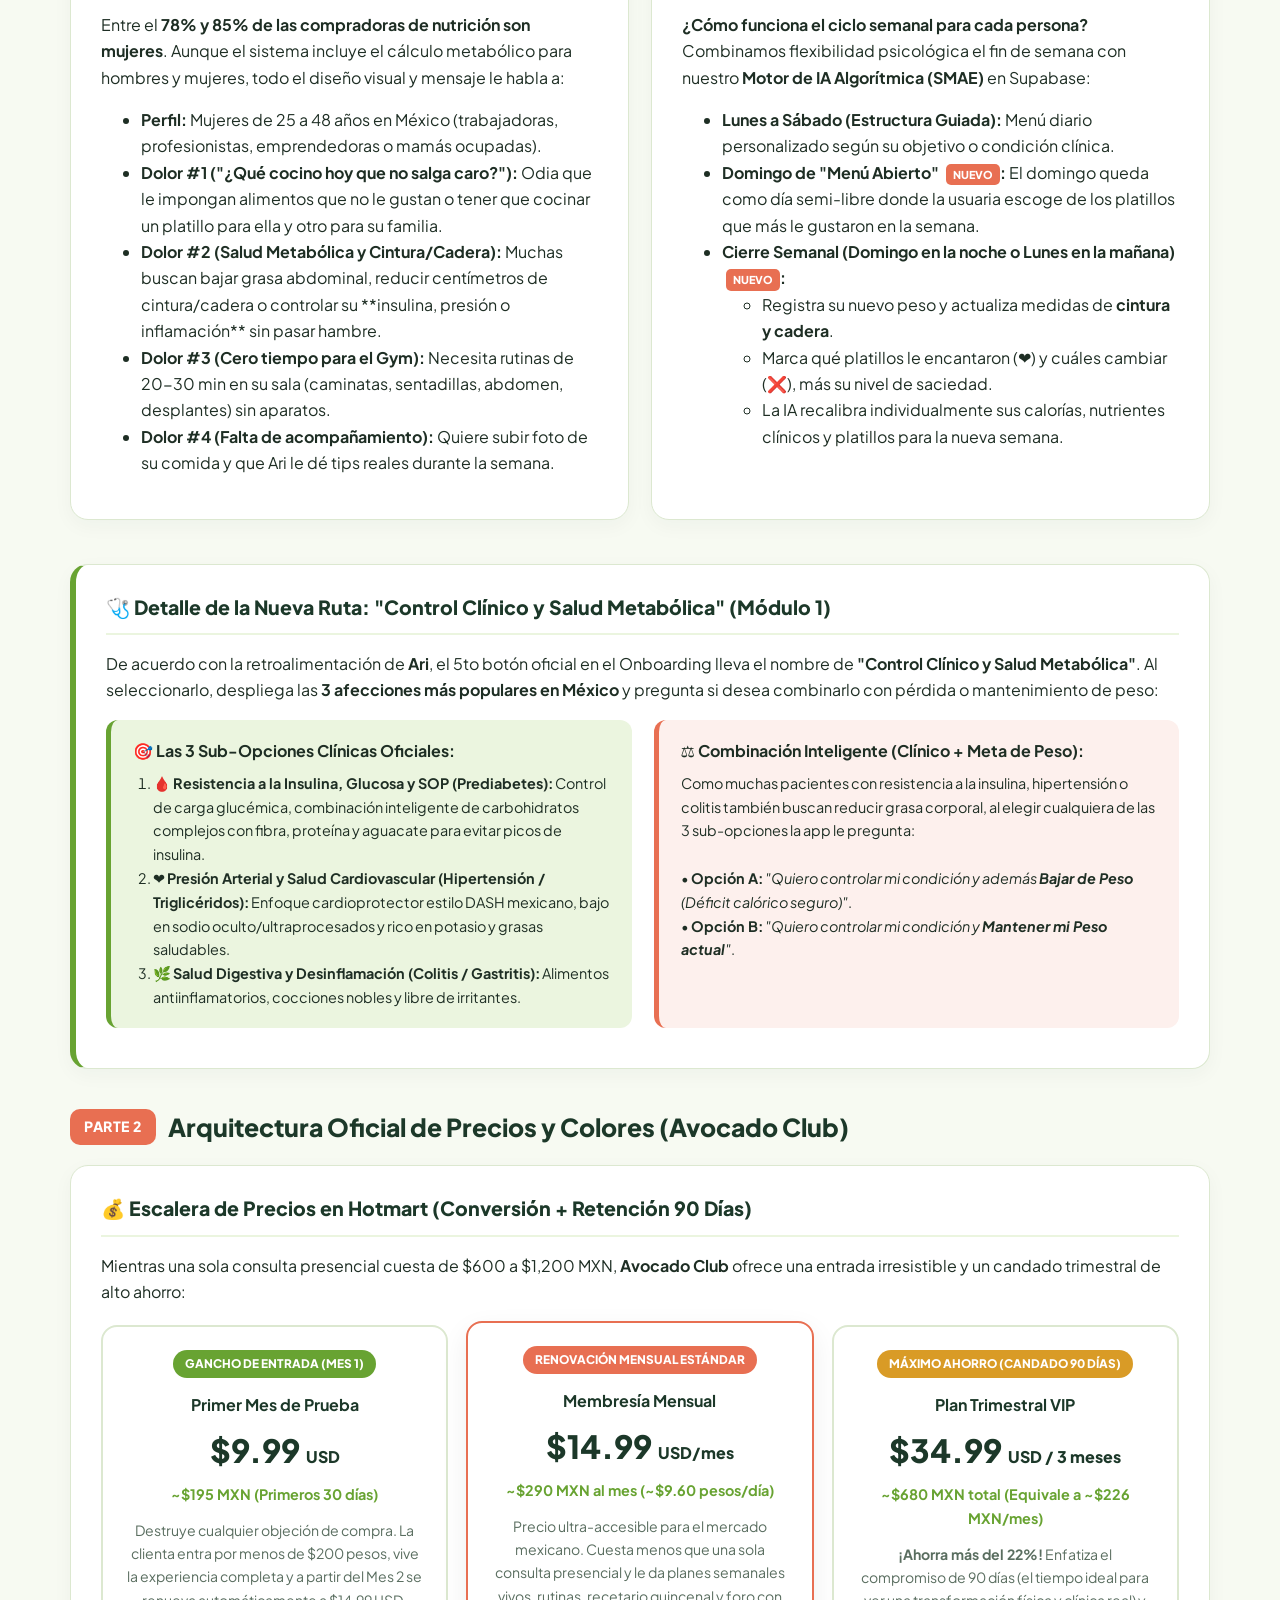
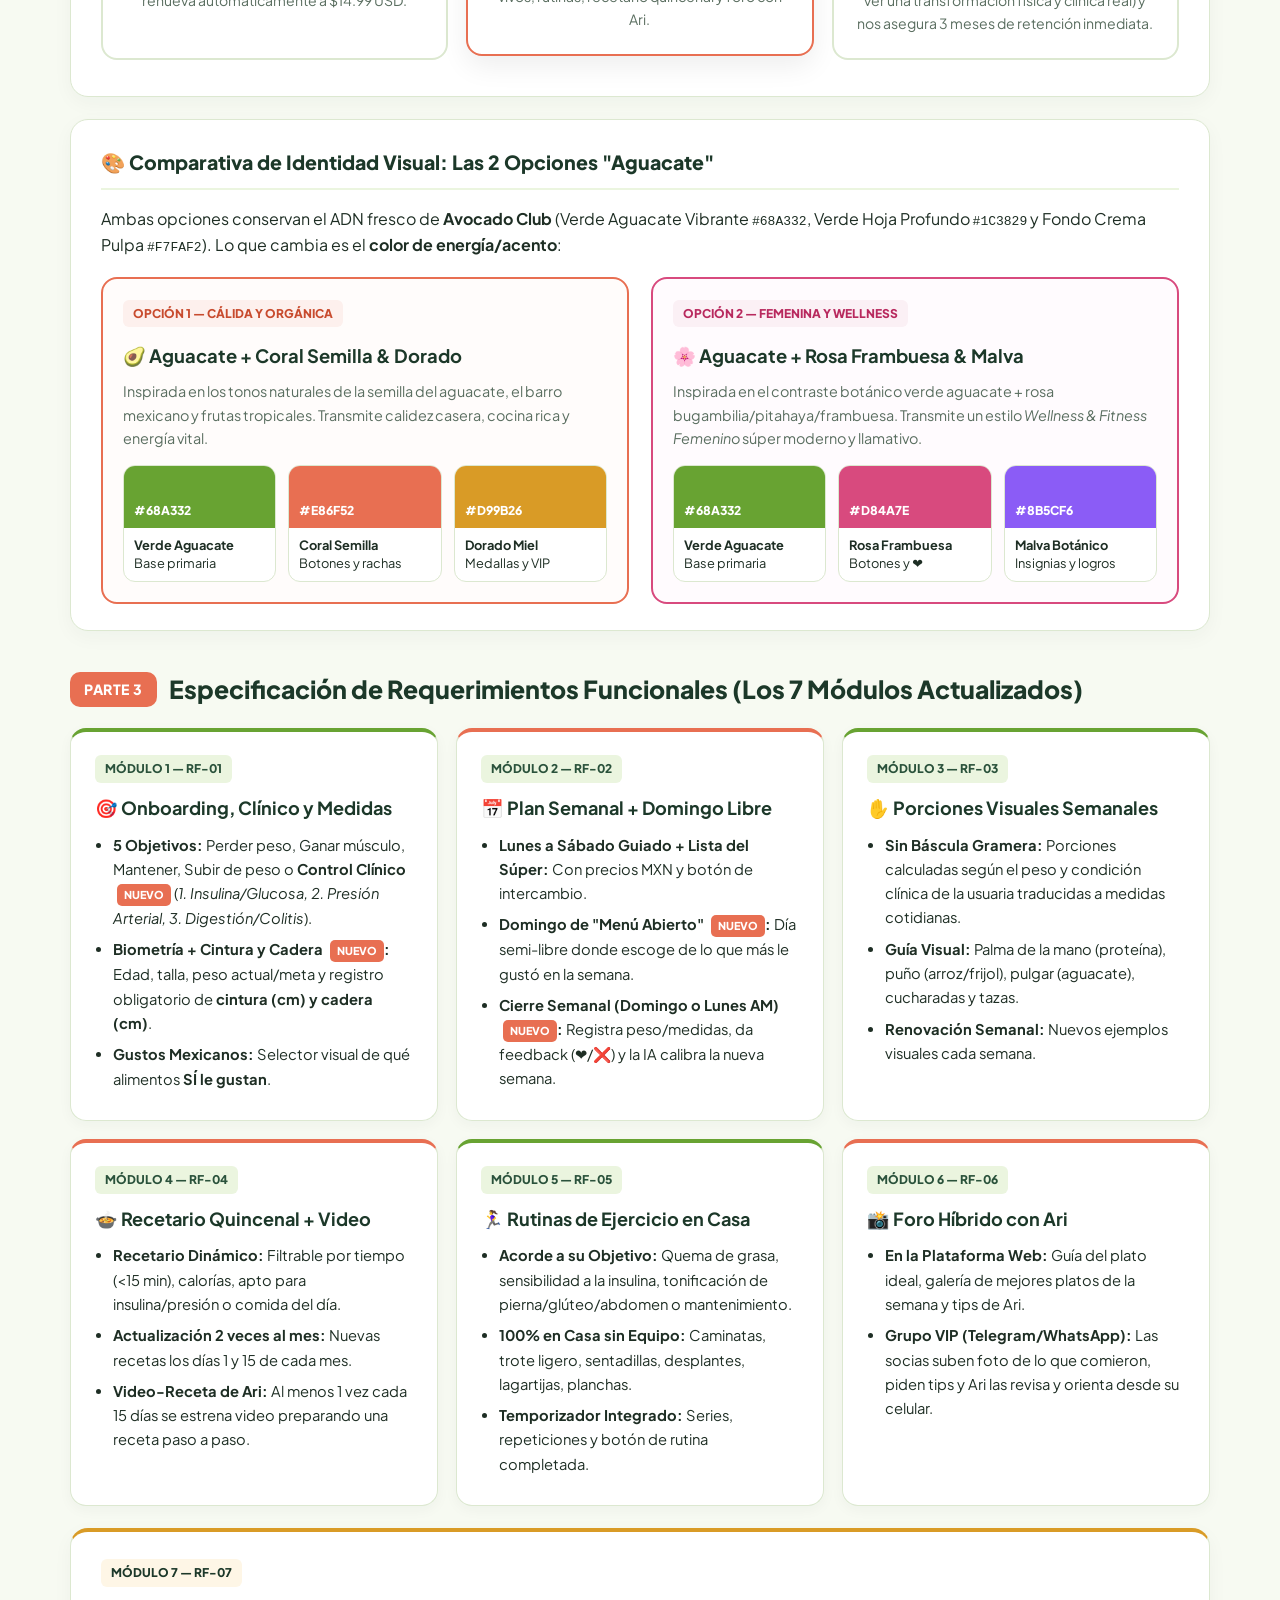
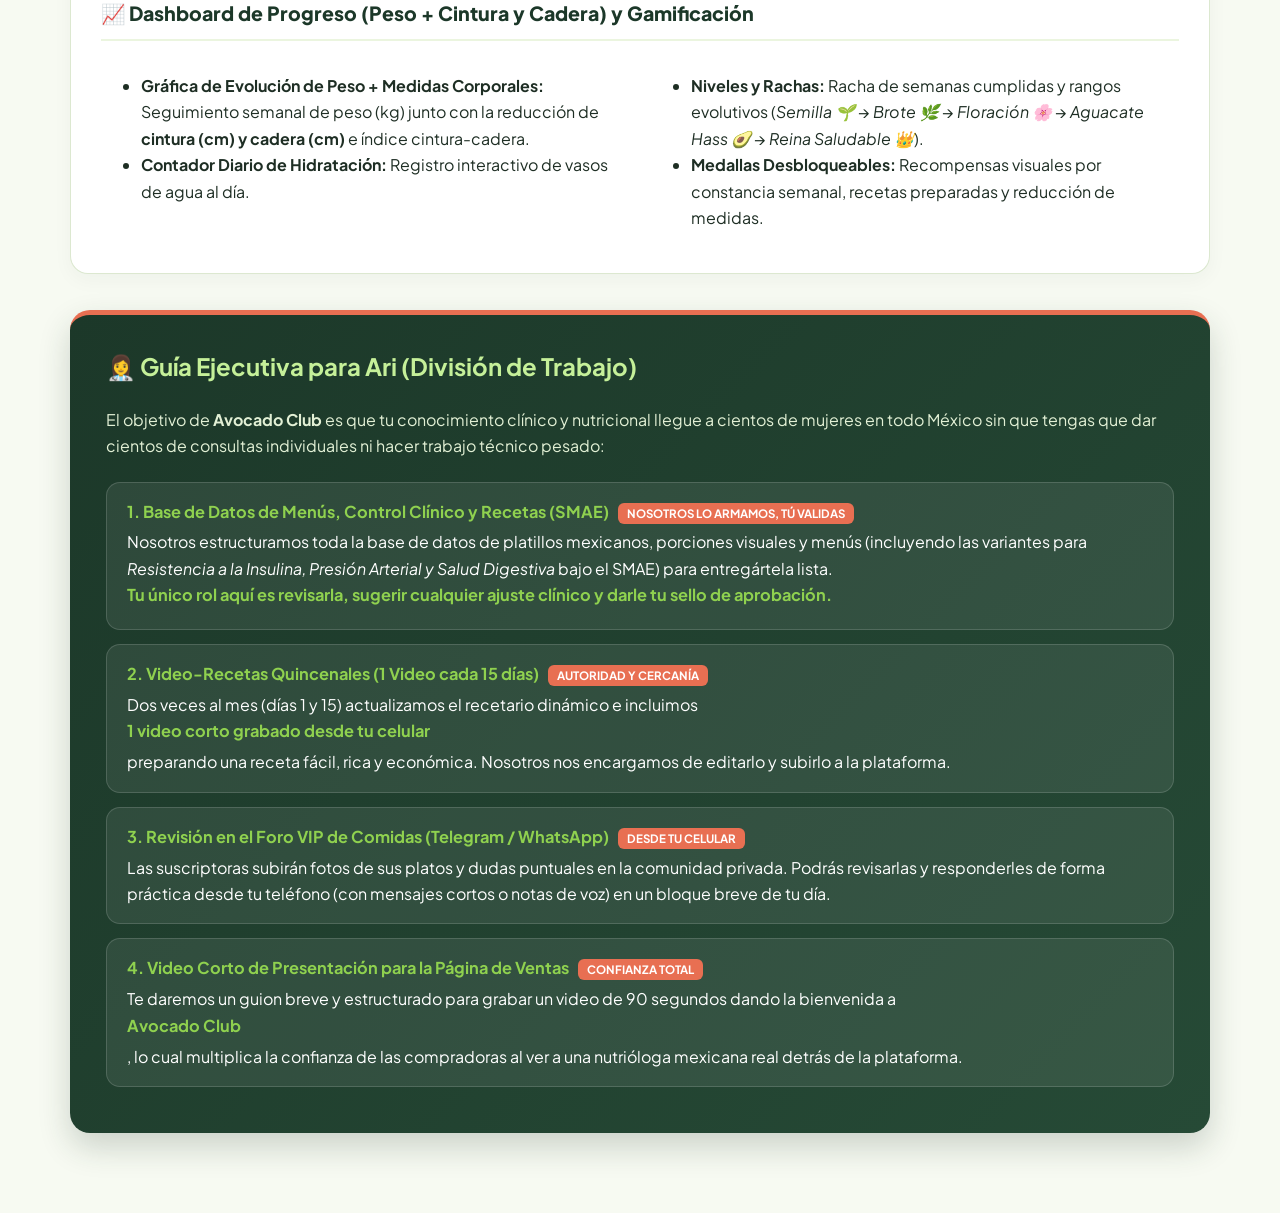
<file: avocado-club/estudio-mercado.html>
<!DOCTYPE html>
<html lang="es">
<head>
  <meta charset="UTF-8" />
  <meta name="viewport" content="width=device-width, initial-scale=1.0" />
  <title>AVOCADO CLUB 🥑 — Estudio de Mercado, Requerimientos y Dossier (Actualizado con Retro de Ari)</title>
  <link href="https://fonts.googleapis.com/css2?family=Plus+Jakarta+Sans:wght@400;500;600;700;800&display=swap" rel="stylesheet">
  <style>
    :root {
      /* Base Aguacate Compartida */
      --bg-cream: #F7FAF2;
      --card-white: #FFFFFF;
      --avo-dark: #1C3829;
      --avo-forest: #2A523B;
      --avo-primary: #68A332;
      --avo-light: #8FD14F;
      --avo-pale: #EBF5DF;
      --text-main: #1E2E24;
      --text-muted: #5A6E60;
      --border-soft: #DCE8D0;

      /* Variables Dinámicas de Acento (Por defecto: Opción A - Coral Semilla) */
      --accent-main: #E86F52;
      --accent-soft: #FDF0ED;
      --accent-secondary: #D99B26;
      --accent-sec-soft: #FEF6E6;
      --accent-name: "Opción A: Coral Semilla & Dorado";
    }

    /* Tema Alternativo: Opción B - Frambuesa Wellness & Malva */
    body.theme-berry {
      --accent-main: #D84A7E;
      --accent-soft: #FBF0F5;
      --accent-secondary: #8B5CF6;
      --accent-sec-soft: #F3EEFF;
      --accent-name: "Opción B: Rosa Frambuesa & Malva Wellness";
    }

    * { box-sizing: border-box; }

    body {
      margin: 0;
      font-family: 'Plus Jakarta Sans', 'Segoe UI', system-ui, -apple-system, sans-serif;
      background-color: var(--bg-cream);
      color: var(--text-main);
      line-height: 1.65;
      padding: 24px 20px 80px;
      transition: all 0.25s ease;
    }

    .container {
      max-width: 1140px;
      margin: 0 auto;
    }

    /* BARRA FLOTANTE INTERACTIVA PARA CAMBIAR PALETA EN VIVO */
    .theme-switcher-bar {
      position: sticky;
      top: 14px;
      z-index: 100;
      background: rgba(28, 56, 41, 0.94);
      backdrop-filter: blur(12px);
      color: #fff;
      padding: 12px 22px;
      border-radius: 16px;
      display: flex;
      align-items: center;
      justify-content: space-between;
      flex-wrap: wrap;
      gap: 12px;
      margin-bottom: 24px;
      box-shadow: 0 10px 25px rgba(28, 56, 41, 0.22);
      border: 1px solid rgba(143, 209, 79, 0.35);
    }

    .theme-switcher-bar .title {
      font-size: 0.9rem;
      font-weight: 700;
      display: flex;
      align-items: center;
      gap: 8px;
      color: #E2F0D5;
    }

    .theme-btns {
      display: flex;
      gap: 10px;
      flex-wrap: wrap;
    }

    .theme-btn {
      border: 2px solid rgba(255,255,255,0.2);
      background: rgba(255,255,255,0.08);
      color: #fff;
      padding: 8px 16px;
      border-radius: 999px;
      font-family: inherit;
      font-size: 0.83rem;
      font-weight: 700;
      cursor: pointer;
      display: flex;
      align-items: center;
      gap: 8px;
      transition: all 0.2s ease;
    }

    .theme-btn:hover {
      background: rgba(255,255,255,0.18);
    }

    .theme-btn.active {
      background: #FFFFFF;
      color: var(--avo-dark);
      border-color: var(--avo-light);
      box-shadow: 0 4px 12px rgba(0,0,0,0.2);
    }

    .dot {
      width: 12px;
      height: 12px;
      border-radius: 50%;
      display: inline-block;
    }

    /* HERO HEADER CON ESTÉTICA AGUACATE */
    .hero {
      background: linear-gradient(135deg, #1C3829 0%, #2E5B3E 55%, #558B2F 100%);
      color: #FFFFFF;
      padding: 40px 42px;
      border-radius: 22px;
      box-shadow: 0 16px 36px rgba(28, 56, 41, 0.16);
      margin-bottom: 30px;
      position: relative;
      overflow: hidden;
      border-bottom: 5px solid var(--accent-main);
    }

    .hero::after {
      content: "🥑";
      position: absolute;
      right: 30px;
      bottom: -15px;
      font-size: 9.5rem;
      opacity: 0.13;
      transform: rotate(-15deg);
      pointer-events: none;
    }

    .hero-badge {
      display: inline-flex;
      align-items: center;
      gap: 8px;
      background: var(--accent-main);
      color: #FFFFFF;
      font-size: 0.78rem;
      font-weight: 800;
      text-transform: uppercase;
      letter-spacing: 0.08em;
      padding: 6px 14px;
      border-radius: 999px;
      margin-bottom: 14px;
      box-shadow: 0 4px 12px rgba(0,0,0,0.2);
    }

    .hero h1 {
      margin: 0 0 12px;
      font-size: 2.2rem;
      font-weight: 800;
      line-height: 1.2;
    }

    .hero p {
      margin: 0;
      color: #E2F0D5;
      font-size: 1.03rem;
      max-width: 820px;
    }

    .meta-strip {
      display: flex;
      flex-wrap: wrap;
      gap: 12px;
      margin-top: 22px;
    }

    .meta-pill {
      background: rgba(255, 255, 255, 0.12);
      border: 1px solid rgba(255, 255, 255, 0.22);
      padding: 7px 14px;
      border-radius: 10px;
      font-size: 0.85rem;
      color: #F1F8E9;
      font-weight: 600;
    }

    /* SECTION TITLES */
    .section-banner {
      display: flex;
      align-items: center;
      gap: 12px;
      margin: 38px 0 18px;
    }

    .section-banner span.num {
      background: var(--accent-main);
      color: #fff;
      font-weight: 800;
      font-size: 0.88rem;
      padding: 6px 14px;
      border-radius: 10px;
      letter-spacing: 0.04em;
      transition: background 0.25s ease;
    }

    .section-banner h2 {
      margin: 0;
      font-size: 1.55rem;
      color: var(--avo-dark);
      font-weight: 800;
    }

    /* CARDS & GRIDS */
    .card {
      background: var(--card-white);
      border: 1px solid var(--border-soft);
      border-radius: 18px;
      padding: 26px 30px;
      margin-bottom: 22px;
      box-shadow: 0 6px 20px rgba(28, 56, 41, 0.04);
    }

    .card h3 {
      margin-top: 0;
      color: var(--avo-dark);
      font-size: 1.22rem;
      font-weight: 800;
      display: flex;
      align-items: center;
      gap: 10px;
      border-bottom: 2px solid var(--avo-pale);
      padding-bottom: 10px;
      margin-bottom: 16px;
    }

    .grid-2 {
      display: grid;
      grid-template-columns: repeat(auto-fit, minmax(440px, 1fr));
      gap: 22px;
      margin-bottom: 22px;
    }

    .grid-3 {
      display: grid;
      grid-template-columns: repeat(auto-fit, minmax(310px, 1fr));
      gap: 18px;
      margin-bottom: 22px;
    }

    @media (max-width: 768px) {
      .grid-2, .grid-3 { grid-template-columns: 1fr; }
      .hero { padding: 28px 24px; }
      .hero h1 { font-size: 1.65rem; }
    }

    /* TABLES */
    table {
      width: 100%;
      border-collapse: collapse;
      margin: 12px 0;
      font-size: 0.94rem;
      border-radius: 12px;
      overflow: hidden;
    }

    th {
      background: var(--avo-dark);
      color: #fff;
      text-align: left;
      padding: 14px 16px;
      font-weight: 700;
    }

    td {
      padding: 14px 16px;
      border-bottom: 1px solid var(--border-soft);
      vertical-align: top;
    }

    tr:nth-child(even) td {
      background-color: #FBFDF9;
    }

    /* CALLOUTS */
    .callout-avo {
      background: var(--avo-pale);
      border-left: 5px solid var(--avo-primary);
      padding: 18px 22px;
      border-radius: 12px;
      margin: 16px 0;
    }

    .callout-accent {
      background: var(--accent-soft);
      border-left: 5px solid var(--accent-main);
      padding: 18px 22px;
      border-radius: 12px;
      margin: 16px 0;
      transition: all 0.25s ease;
    }

    .callout-sec {
      background: var(--accent-sec-soft);
      border-left: 5px solid var(--accent-secondary);
      padding: 18px 22px;
      border-radius: 12px;
      margin: 16px 0;
      transition: all 0.25s ease;
    }

    /* PRICE CARDS */
    .price-card {
      background: #FFFFFF;
      border: 2px solid var(--border-soft);
      border-radius: 16px;
      padding: 22px;
      text-align: center;
      position: relative;
      transition: all 0.25s ease;
    }

    .price-card.featured {
      border-color: var(--accent-main);
      box-shadow: 0 10px 28px rgba(0, 0, 0, 0.07);
      transform: translateY(-4px);
    }

    .price-ribbon {
      display: inline-block;
      background: var(--accent-main);
      color: #fff;
      font-size: 0.74rem;
      font-weight: 800;
      text-transform: uppercase;
      padding: 4px 12px;
      border-radius: 999px;
      margin-bottom: 10px;
    }

    .price-amount {
      font-size: 2rem;
      font-weight: 800;
      color: var(--avo-dark);
      margin: 6px 0;
    }

    .price-mxn {
      font-size: 0.9rem;
      color: var(--avo-primary);
      font-weight: 700;
      margin-bottom: 12px;
    }

    /* COLOR SWATCHES */
    .swatch-grid {
      display: grid;
      grid-template-columns: repeat(auto-fit, minmax(145px, 1fr));
      gap: 12px;
      margin-top: 14px;
    }

    .swatch {
      border-radius: 12px;
      overflow: hidden;
      border: 1px solid var(--border-soft);
      background: #fff;
    }

    .swatch-color {
      height: 62px;
      display: flex;
      align-items: flex-end;
      padding: 8px 10px;
      font-weight: 800;
      font-size: 0.76rem;
    }

    .swatch-info {
      padding: 9px 10px;
      font-size: 0.8rem;
      line-height: 1.35;
    }

    /* MODULE CARDS */
    .module-card {
      background: #fff;
      border: 1px solid var(--border-soft);
      border-top: 4px solid var(--avo-primary);
      border-radius: 16px;
      padding: 22px 24px;
      box-shadow: 0 4px 14px rgba(28, 56, 41, 0.04);
      position: relative;
    }

    .module-card.accent-top {
      border-top-color: var(--accent-main);
    }

    .module-tag {
      display: inline-block;
      background: var(--avo-pale);
      color: var(--avo-forest);
      font-weight: 800;
      font-size: 0.75rem;
      padding: 4px 10px;
      border-radius: 6px;
      margin-bottom: 10px;
      text-transform: uppercase;
    }

    .module-card h4 {
      margin: 0 0 10px;
      font-size: 1.13rem;
      color: var(--avo-dark);
    }

    .module-card ul {
      margin: 0;
      padding-left: 18px;
      font-size: 0.92rem;
    }

    .module-card li {
      margin-bottom: 7px;
    }

    .new-badge {
      display: inline-block;
      background: var(--accent-main);
      color: #fff;
      font-size: 0.68rem;
      font-weight: 800;
      padding: 2px 7px;
      border-radius: 5px;
      text-transform: uppercase;
      margin-left: 4px;
      vertical-align: middle;
    }

    /* NUTRIOLOGA BOX */
    .nutri-box {
      background: linear-gradient(135deg, #1C3829 0%, #264A36 100%);
      color: #fff;
      border-radius: 20px;
      padding: 32px 36px;
      margin-top: 36px;
      box-shadow: 0 14px 32px rgba(28, 56, 41, 0.2);
      border-top: 5px solid var(--accent-main);
    }

    .nutri-box h2 {
      margin-top: 0;
      color: #C5F099;
      font-size: 1.5rem;
    }

    .nutri-step {
      background: rgba(255, 255, 255, 0.08);
      border: 1px solid rgba(255, 255, 255, 0.15);
      border-radius: 14px;
      padding: 16px 20px;
      margin-bottom: 14px;
    }

    .nutri-step strong {
      color: #8FD14F;
      font-size: 1.02rem;
      display: block;
      margin-bottom: 4px;
    }

    .badge-pro {
      background: var(--accent-main);
      color: #fff;
      padding: 3px 9px;
      border-radius: 6px;
      font-size: 0.72rem;
      font-weight: 700;
      text-transform: uppercase;
      margin-left: 6px;
    }
  </style>
</head>
<body>
  <div class="container">

    <!-- SELECTOR INTERACTIVO DE PALETA DE COLORES EN VIVO -->
    <div class="theme-switcher-bar">
      <div class="title">
        <span>🎨 <strong>Probador de Identidad Visual en Vivo:</strong> Haz clic para comparar las 2 opciones con Ari</span>
      </div>
      <div class="theme-btns">
        <button class="theme-btn active" id="btn-coral" onclick="setTheme('coral')">
          <span class="dot" style="background: #68A332;"></span>
          <span class="dot" style="background: #E86F52;"></span>
          Opción 1: Aguacate & Coral Semilla
        </button>
        <button class="theme-btn" id="btn-berry" onclick="setTheme('berry')">
          <span class="dot" style="background: #68A332;"></span>
          <span class="dot" style="background: #D84A7E;"></span>
          Opción 2: Aguacate & Rosa Frambuesa Wellness
        </button>
      </div>
    </div>

    <!-- HERO -->
    <div class="hero">
      <div class="hero-badge">🥑 DOSSIER OFICIAL ACTUALIZADO (CON RETRO DE NUTRIÓLOGA ARI)</div>
      <h1>Avocado Club: Plataforma de Nutrición Interactiva</h1>
      <p>Estudio de Mercado enfocado en <strong>México</strong>, Módulo de <strong>Control Clínico y Metabólico</strong>, Domingo de Menú Abierto, Calibración Individual con IA (SMAE) y Especificación de los 7 Módulos respaldados por la <strong>Nutrióloga Ari</strong> en Nayarit.</p>
      <div class="meta-strip">
        <div class="meta-pill">🇲🇽 Mercado Meta: Mujeres 25-48 años en México</div>
        <div class="meta-pill">👩‍⚕️ Respaldo Clínico: Nutrióloga Ari (Nayarit)</div>
        <div class="meta-pill">🩺 Incluye: Control de Insulina, Presión y Digestión</div>
        <div class="meta-pill">💳 Entrada: $9.99 USD → $14.99 USD/mes</div>
      </div>
    </div>

    <!-- PARTE 1: ESTUDIO DE MERCADO -->
    <div class="section-banner">
      <span class="num">PARTE 1</span>
      <h2>Estudio de Mercado: ¿Por qué enfocarnos 100% en México?</h2>
    </div>

    <div class="card">
      <h3>🇲🇽 1. El Superpoder de Acotar a México (Mercado Masivo + Cero Fricción Cultural)</h3>
      <p>Acotar nuestro segmento a <strong>Mujeres de 25 a 48 años en México</strong> (más mujeres mexicanas viviendo en EE.UU.) nos coloca en el <strong>mercado más grande y rentable de habla hispana en Hotmart</strong>, integrando tanto objetivos estéticos como <strong>Control Clínico</strong> (insulina, hipertensión y colitis, que tienen altísima prevalencia en México):</p>

      <div class="grid-3" style="margin-top: 16px; margin-bottom: 16px;">
        <div class="callout-avo" style="margin: 0;">
          <strong>📈 +22 Millones de Compradoras</strong><br>
          En México hay más de 22 millones de mujeres en el rango de 25 a 48 años con acceso a compras en línea (y +12 millones de mexicanas en EE.UU. que cocinan igual).
        </div>
        <div class="callout-accent" style="margin: 0;">
          <strong>🛒 Ingredientes y Precios de México</strong><br>
          Podemos hablar de <em>tortilla, bolillo, queso panela, queso Oaxaca, nopales, frijoles de la olla, jitomate y aguacate</em> con costos reales de súper/mercado en pesos mexicanos.
        </div>
        <div class="callout-sec" style="margin: 0;">
          <strong>👩‍⚕️ Estándar Clínico SMAE + Control Metabólico</strong><br>
          Toda la plataforma se rige bajo el <strong>SMAE</strong> y protocolos de control glucémico y cardioprotector avalados por la Nutrióloga Ari.
        </div>
      </div>

      <table>
        <thead>
          <tr>
            <th style="width: 48%;">❌ Lo que está SATURADO en Hotmart</th>
            <th style="width: 52%;">✅ Lo que ofrece AVOCADO CLUB con Ari</th>
          </tr>
        </thead>
        <tbody>
          <tr>
            <td><strong>PDFs estáticos y aburridos:</strong> La clienta los descarga el día 1 y al día 4 ya se olvidó de abrirlos.</td>
            <td><strong>App Web Interactiva:</strong> Eliges tu objetivo (físico o clínico), tus medidas y qué comida mexicana te gusta, y tienes tu semana al instante.</td>
          </tr>
          <tr>
            <td><strong>Dietas rígidas de lunes a domingo:</strong> La gente rompe la dieta el domingo por estrés y abandona el lunes por culpa.</td>
            <td><strong>Domingo de "Menú Abierto de Favoritos":</strong> De lunes a sábado sigues tu plan guiado y el domingo eliges libremente lo que más te gustó en la semana.</td>
          </tr>
          <tr>
            <td><strong>Esclavitud a la báscula gramera:</strong> Pesar cada gramo de comida genera ansiedad y abandono en la semana 2.</td>
            <td><strong>Método Visual de Porciones (Sin Báscula):</strong> Medir con la palma de la mano, el puño, el pulgar, cucharadas o tazas caseras.</td>
          </tr>
          <tr>
            <td><strong>"Coaches" sin cédula que ignoran condiciones médicas:</strong> Peligroso para quien tiene resistencia a la insulina o presión alta.</td>
            <td><strong>Nutrióloga Real (Ari):</strong> Incluye ruta de <strong>Control Clínico</strong> (insulina, presión arterial, digestión), revisa platos en el foro y sube video-recetas cada 15 días.</td>
          </tr>
        </tbody>
      </table>
    </div>

    <div class="grid-2">
      <div class="card">
        <h3>👩🏻‍💼 2. Perfil de la Clienta Ideal (Buyer Persona México)</h3>
        <p>Entre el <strong>78% y 85% de las compradoras de nutrición son mujeres</strong>. Aunque el sistema incluye el cálculo metabólico para hombres y mujeres, todo el diseño visual y mensaje le habla a:</p>
        <ul>
          <li><strong>Perfil:</strong> Mujeres de 25 a 48 años en México (trabajadoras, profesionistas, emprendedoras o mamás ocupadas).</li>
          <li><strong>Dolor #1 ("¿Qué cocino hoy que no salga caro?"):</strong> Odia que le impongan alimentos que no le gustan o tener que cocinar un platillo para ella y otro para su familia.</li>
          <li><strong>Dolor #2 (Salud Metabólica y Cintura/Cadera):</strong> Muchas buscan bajar grasa abdominal, reducir centímetros de cintura/cadera o controlar su **insulina, presión o inflamación** sin pasar hambre.</li>
          <li><strong>Dolor #3 (Cero tiempo para el Gym):</strong> Necesita rutinas de 20-30 min en su sala (caminatas, sentadillas, abdomen, desplantes) sin aparatos.</li>
          <li><strong>Dolor #4 (Falta de acompañamiento):</strong> Quiere subir foto de su comida y que Ari le dé tips reales durante la semana.</li>
        </ul>
      </div>

      <div class="card">
        <h3>🧠 3. Domingo Abierto + Calibración Individual con IA</h3>
        <p><strong>¿Cómo funciona el ciclo semanal para cada persona?</strong> Combinamos flexibilidad psicológica el fin de semana con nuestro <strong>Motor de IA Algorítmica (SMAE)</strong> en Supabase:</p>
        <ul>
          <li><strong>Lunes a Sábado (Estructura Guiada):</strong> Menú diario personalizado según su objetivo o condición clínica.</li>
          <li><strong>Domingo de "Menú Abierto" <span class="new-badge">NUEVO</span>:</strong> El domingo queda como día semi-libre donde la usuaria escoge de los platillos que más le gustaron en la semana.</li>
          <li><strong>Cierre Semanal (Domingo en la noche o Lunes en la mañana) <span class="new-badge">NUEVO</span>:</strong>
            <ul>
              <li>Registra su nuevo peso y actualiza medidas de <strong>cintura y cadera</strong>.</li>
              <li>Marca qué platillos le encantaron (❤️) y cuáles cambiar (❌), más su nivel de saciedad.</li>
              <li>La IA recalibra individualmente sus calorías, nutrientes clínicos y platillos para la nueva semana.</li>
            </ul>
          </li>
        </ul>
      </div>
    </div>

    <!-- DETALLE DEL NUEVO BLOQUE DE CONTROL CLÍNICO -->
    <div class="card" style="border-left: 6px solid var(--avo-primary);">
      <h3>🩺 Detalle de la Nueva Ruta: "Control Clínico y Salud Metabólica" (Módulo 1)</h3>
      <p>De acuerdo con la retroalimentación de <strong>Ari</strong>, el 5to botón oficial en el Onboarding lleva el nombre de <strong>"Control Clínico y Salud Metabólica"</strong>. Al seleccionarlo, despliega las <strong>3 afecciones más populares en México</strong> y pregunta si desea combinarlo con pérdida o mantenimiento de peso:</p>

      <div class="grid-2" style="margin-bottom: 14px;">
        <div class="callout-avo" style="margin: 0;">
          <strong>🎯 Las 3 Sub-Opciones Clínicas Oficiales:</strong>
          <ol style="margin: 8px 0 0; padding-left: 20px; font-size: 0.9rem;">
            <li>🩸 <strong>Resistencia a la Insulina, Glucosa y SOP (Prediabetes):</strong> Control de carga glucémica, combinación inteligente de carbohidratos complejos con fibra, proteína y aguacate para evitar picos de insulina.</li>
            <li>❤️ <strong>Presión Arterial y Salud Cardiovascular (Hipertensión / Triglicéridos):</strong> Enfoque cardioprotector estilo DASH mexicano, bajo en sodio oculto/ultraprocesados y rico en potasio y grasas saludables.</li>
            <li>🌿 <strong>Salud Digestiva y Desinflamación (Colitis / Gastritis):</strong> Alimentos antiinflamatorios, cocciones nobles y libre de irritantes.</li>
          </ol>
        </div>

        <div class="callout-accent" style="margin: 0;">
          <strong>⚖️ Combinación Inteligente (Clínico + Meta de Peso):</strong>
          <p style="margin: 8px 0 0; font-size: 0.9rem;">
            Como muchas pacientes con resistencia a la insulina, hipertensión o colitis también buscan reducir grasa corporal, al elegir cualquiera de las 3 sub-opciones la app le pregunta:<br><br>
            • <strong>Opción A:</strong> <em>"Quiero controlar mi condición y además <strong>Bajar de Peso</strong> (Déficit calórico seguro)"</em>.<br>
            • <strong>Opción B:</strong> <em>"Quiero controlar mi condición y <strong>Mantener mi Peso actual</strong>"</em>.
          </p>
        </div>
      </div>
    </div>

    <!-- PRECIOS OFICIALES -->
    <div class="section-banner">
      <span class="num">PARTE 2</span>
      <h2>Arquitectura Oficial de Precios y Colores (Avocado Club)</h2>
    </div>

    <div class="card">
      <h3>💰 Escalera de Precios en Hotmart (Conversión + Retención 90 Días)</h3>
      <p>Mientras una sola consulta presencial cuesta de $600 a $1,200 MXN, <strong>Avocado Club</strong> ofrece una entrada irresistible y un candado trimestral de alto ahorro:</p>

      <div class="grid-3" style="margin-top: 20px; margin-bottom: 10px;">
        <div class="price-card">
          <div class="price-ribbon" style="background: var(--avo-primary);">GANCHO DE ENTRADA (MES 1)</div>
          <h4 style="margin: 4px 0; color: var(--avo-dark);">Primer Mes de Prueba</h4>
          <div class="price-amount">$9.99 <span style="font-size: 1rem;">USD</span></div>
          <div class="price-mxn">~$195 MXN (Primeros 30 días)</div>
          <p style="font-size: 0.88rem; color: var(--text-muted); margin: 0;">Destruye cualquier objeción de compra. La clienta entra por menos de $200 pesos, vive la experiencia completa y a partir del Mes 2 se renueva automáticamente a $14.99 USD.</p>
        </div>

        <div class="price-card featured">
          <div class="price-ribbon">RENOVACIÓN MENSUAL ESTÁNDAR</div>
          <h4 style="margin: 4px 0; color: var(--avo-dark);">Membresía Mensual</h4>
          <div class="price-amount">$14.99 <span style="font-size: 1rem;">USD/mes</span></div>
          <div class="price-mxn">~$290 MXN al mes (~$9.60 pesos/día)</div>
          <p style="font-size: 0.88rem; color: var(--text-muted); margin: 0;">Precio ultra-accesible para el mercado mexicano. Cuesta menos que una sola consulta presencial y le da planes semanales vivos, rutinas, recetario quincenal y foro con Ari.</p>
        </div>

        <div class="price-card">
          <div class="price-ribbon" style="background: var(--accent-secondary);">MÁXIMO AHORRO (CANDADO 90 DÍAS)</div>
          <h4 style="margin: 4px 0; color: var(--avo-dark);">Plan Trimestral VIP</h4>
          <div class="price-amount">$34.99 <span style="font-size: 1rem;">USD / 3 meses</span></div>
          <div class="price-mxn">~$680 MXN total (Equivale a ~$226 MXN/mes)</div>
          <p style="font-size: 0.88rem; color: var(--text-muted); margin: 0;"><strong>¡Ahorra más del 22%!</strong> Enfatiza el compromiso de 90 días (el tiempo ideal para ver una transformación física y clínica real) y nos asegura 3 meses de retención inmediata.</p>
        </div>
      </div>
    </div>

    <!-- COMPARATIVA DE LAS 2 OPCIONES DE COLORES -->
    <div class="card">
      <h3>🎨 Comparativa de Identidad Visual: Las 2 Opciones "Aguacate"</h3>
      <p>Ambas opciones conservan el ADN fresco de <strong>Avocado Club</strong> (Verde Aguacate Vibrante <code>#68A332</code>, Verde Hoja Profundo <code>#1C3829</code> y Fondo Crema Pulpa <code>#F7FAF2</code>). Lo que cambia es el <strong>color de energía/acento</strong>:</p>

      <div class="grid-2" style="margin-top: 18px; margin-bottom: 0;">
        <div style="border: 2px solid #E86F52; border-radius: 16px; padding: 20px; background: #FFFCFB;">
          <span class="module-tag" style="background: #FDF0ED; color: #C84B2E;">OPCIÓN 1 — CÁLIDA Y ORGÁNICA</span>
          <h4 style="margin: 4px 0 8px; color: var(--avo-dark); font-size: 1.15rem;">🥑 Aguacate + Coral Semilla & Dorado</h4>
          <p style="font-size: 0.9rem; color: var(--text-muted); margin-top: 0;">Inspirada en los tonos naturales de la semilla del aguacate, el barro mexicano y frutas tropicales. Transmite calidez casera, cocina rica y energía vital.</p>
          <div class="swatch-grid">
            <div class="swatch">
              <div class="swatch-color" style="background: #68A332; color: #fff;">#68A332</div>
              <div class="swatch-info"><strong>Verde Aguacate</strong><br>Base primaria</div>
            </div>
            <div class="swatch">
              <div class="swatch-color" style="background: #E86F52; color: #fff;">#E86F52</div>
              <div class="swatch-info"><strong>Coral Semilla</strong><br>Botones y rachas</div>
            </div>
            <div class="swatch">
              <div class="swatch-color" style="background: #D99B26; color: #fff;">#D99B26</div>
              <div class="swatch-info"><strong>Dorado Miel</strong><br>Medallas y VIP</div>
            </div>
          </div>
        </div>

        <div style="border: 2px solid #D84A7E; border-radius: 16px; padding: 20px; background: #FFFBFE;">
          <span class="module-tag" style="background: #FBF0F5; color: #B8295E;">OPCIÓN 2 — FEMENINA Y WELLNESS</span>
          <h4 style="margin: 4px 0 8px; color: var(--avo-dark); font-size: 1.15rem;">🌸 Aguacate + Rosa Frambuesa & Malva</h4>
          <p style="font-size: 0.9rem; color: var(--text-muted); margin-top: 0;">Inspirada en el contraste botánico verde aguacate + rosa bugambilia/pitahaya/frambuesa. Transmite un estilo <em>Wellness & Fitness Femenino</em> súper moderno y llamativo.</p>
          <div class="swatch-grid">
            <div class="swatch">
              <div class="swatch-color" style="background: #68A332; color: #fff;">#68A332</div>
              <div class="swatch-info"><strong>Verde Aguacate</strong><br>Base primaria</div>
            </div>
            <div class="swatch">
              <div class="swatch-color" style="background: #D84A7E; color: #fff;">#D84A7E</div>
              <div class="swatch-info"><strong>Rosa Frambuesa</strong><br>Botones y ❤️</div>
            </div>
            <div class="swatch">
              <div class="swatch-color" style="background: #8B5CF6; color: #fff;">#8B5CF6</div>
              <div class="swatch-info"><strong>Malva Botánico</strong><br>Insignias y logros</div>
            </div>
          </div>
        </div>
      </div>
    </div>

    <!-- PARTE 3: REQUERIMIENTOS FUNCIONALES -->
    <div class="section-banner">
      <span class="num">PARTE 3</span>
      <h2>Especificación de Requerimientos Funcionales (Los 7 Módulos Actualizados)</h2>
    </div>

    <div class="grid-3">
      <div class="module-card">
        <span class="module-tag">MÓDULO 1 — RF-01</span>
        <h4>🎯 Onboarding, Clínico y Medidas</h4>
        <ul>
          <li><strong>5 Objetivos:</strong> Perder peso, Ganar músculo, Mantener, Subir de peso o <strong>Control Clínico</strong> <span class="new-badge">NUEVO</span> (<em>1. Insulina/Glucosa, 2. Presión Arterial, 3. Digestión/Colitis</em>).</li>
          <li><strong>Biometría + Cintura y Cadera <span class="new-badge">NUEVO</span>:</strong> Edad, talla, peso actual/meta y registro obligatorio de <strong>cintura (cm) y cadera (cm)</strong>.</li>
          <li><strong>Gustos Mexicanos:</strong> Selector visual de qué alimentos <strong>SÍ le gustan</strong>.</li>
        </ul>
      </div>

      <div class="module-card accent-top">
        <span class="module-tag">MÓDULO 2 — RF-02</span>
        <h4>📅 Plan Semanal + Domingo Libre</h4>
        <ul>
          <li><strong>Lunes a Sábado Guiado + Lista del Súper:</strong> Con precios MXN y botón de intercambio.</li>
          <li><strong>Domingo de "Menú Abierto" <span class="new-badge">NUEVO</span>:</strong> Día semi-libre donde escoge de lo que más le gustó en la semana.</li>
          <li><strong>Cierre Semanal (Domingo o Lunes AM) <span class="new-badge">NUEVO</span>:</strong> Registra peso/medidas, da feedback (❤️/❌) y la IA calibra la nueva semana.</li>
        </ul>
      </div>

      <div class="module-card">
        <span class="module-tag">MÓDULO 3 — RF-03</span>
        <h4>✋ Porciones Visuales Semanales</h4>
        <ul>
          <li><strong>Sin Báscula Gramera:</strong> Porciones calculadas según el peso y condición clínica de la usuaria traducidas a medidas cotidianas.</li>
          <li><strong>Guía Visual:</strong> Palma de la mano (proteína), puño (arroz/frijol), pulgar (aguacate), cucharadas y tazas.</li>
          <li><strong>Renovación Semanal:</strong> Nuevos ejemplos visuales cada semana.</li>
        </ul>
      </div>

      <div class="module-card accent-top">
        <span class="module-tag">MÓDULO 4 — RF-04</span>
        <h4>🍲 Recetario Quincenal + Video</h4>
        <ul>
          <li><strong>Recetario Dinámico:</strong> Filtrable por tiempo (&lt;15 min), calorías, apto para insulina/presión o comida del día.</li>
          <li><strong>Actualización 2 veces al mes:</strong> Nuevas recetas los días 1 y 15 de cada mes.</li>
          <li><strong>Video-Receta de Ari:</strong> Al menos 1 vez cada 15 días se estrena video preparando una receta paso a paso.</li>
        </ul>
      </div>

      <div class="module-card">
        <span class="module-tag">MÓDULO 5 — RF-05</span>
        <h4>🏃‍♀️ Rutinas de Ejercicio en Casa</h4>
        <ul>
          <li><strong>Acorde a su Objetivo:</strong> Quema de grasa, sensibilidad a la insulina, tonificación de pierna/glúteo/abdomen o mantenimiento.</li>
          <li><strong>100% en Casa sin Equipo:</strong> Caminatas, trote ligero, sentadillas, desplantes, lagartijas, planchas.</li>
          <li><strong>Temporizador Integrado:</strong> Series, repeticiones y botón de rutina completada.</li>
        </ul>
      </div>

      <div class="module-card accent-top">
        <span class="module-tag">MÓDULO 6 — RF-06</span>
        <h4>📸 Foro Híbrido con Ari</h4>
        <ul>
          <li><strong>En la Plataforma Web:</strong> Guía del plato ideal, galería de mejores platos de la semana y tips de Ari.</li>
          <li><strong>Grupo VIP (Telegram/WhatsApp):</strong> Las socias suben foto de lo que comieron, piden tips y Ari las revisa y orienta desde su celular.</li>
        </ul>
      </div>
    </div>

    <div class="card" style="border-top: 4px solid var(--accent-secondary);">
      <span class="module-tag" style="background: var(--accent-sec-soft); color: var(--avo-dark);">MÓDULO 7 — RF-07</span>
      <h3>📈 Dashboard de Progreso (Peso + Cintura y Cadera) y Gamificación</h3>
      <div class="grid-2" style="margin-bottom: 0;">
        <div>
          <ul>
            <li><strong>Gráfica de Evolución de Peso + Medidas Corporales:</strong> Seguimiento semanal de peso (kg) junto con la reducción de <strong>cintura (cm) y cadera (cm)</strong> e índice cintura-cadera.</li>
            <li><strong>Contador Diario de Hidratación:</strong> Registro interactivo de vasos de agua al día.</li>
          </ul>
        </div>
        <div>
          <ul>
            <li><strong>Niveles y Rachas:</strong> Racha de semanas cumplidas y rangos evolutivos (<em>Semilla 🌱 → Brote 🌿 → Floración 🌸 → Aguacate Hass 🥑 → Reina Saludable 👑</em>).</li>
            <li><strong>Medallas Desbloqueables:</strong> Recompensas visuales por constancia semanal, recetas preparadas y reducción de medidas.</li>
          </ul>
        </div>
      </div>
    </div>

    <!-- PARTE 4: SECCIÓN ESPECIAL PARA LA NUTRIÓLOGA ARI -->
    <div class="nutri-box">
      <h2>👩‍⚕️ Guía Ejecutiva para Ari (División de Trabajo)</h2>
      <p style="color: #E2F0D5; margin-bottom: 22px;">El objetivo de <strong>Avocado Club</strong> es que tu conocimiento clínico y nutricional llegue a cientos de mujeres en todo México sin que tengas que dar cientos de consultas individuales ni hacer trabajo técnico pesado:</p>

      <div class="nutri-step">
        <strong>1. Base de Datos de Menús, Control Clínico y Recetas (SMAE) <span class="badge-pro">NOSOTROS LO ARMAMOS, TÚ VALIDAS</span></strong>
        Nosotros estructuramos toda la base de datos de platillos mexicanos, porciones visuales y menús (incluyendo las variantes para <em>Resistencia a la Insulina, Presión Arterial y Salud Digestiva</em> bajo el SMAE) para entregártela lista. <strong>Tu único rol aquí es revisarla, sugerir cualquier ajuste clínico y darle tu sello de aprobación.</strong>
      </div>

      <div class="nutri-step">
        <strong>2. Video-Recetas Quincenales (1 Video cada 15 días) <span class="badge-pro">AUTORIDAD Y CERCANÍA</span></strong>
        Dos veces al mes (días 1 y 15) actualizamos el recetario dinámico e incluimos <strong>1 video corto grabado desde tu celular</strong> preparando una receta fácil, rica y económica. Nosotros nos encargamos de editarlo y subirlo a la plataforma.
      </div>

      <div class="nutri-step">
        <strong>3. Revisión en el Foro VIP de Comidas (Telegram / WhatsApp) <span class="badge-pro">DESDE TU CELULAR</span></strong>
        Las suscriptoras subirán fotos de sus platos y dudas puntuales en la comunidad privada. Podrás revisarlas y responderles de forma práctica desde tu teléfono (con mensajes cortos o notas de voz) en un bloque breve de tu día.
      </div>

      <div class="nutri-step">
        <strong>4. Video Corto de Presentación para la Página de Ventas <span class="badge-pro">CONFIANZA TOTAL</span></strong>
        Te daremos un guion breve y estructurado para grabar un video de 90 segundos dando la bienvenida a <strong>Avocado Club</strong>, lo cual multiplica la confianza de las compradoras al ver a una nutrióloga mexicana real detrás de la plataforma.
      </div>
    </div>

  </div>

  <script>
    function setTheme(theme) {
      const body = document.body;
      const btnCoral = document.getElementById('btn-coral');
      const btnBerry = document.getElementById('btn-berry');

      if (theme === 'berry') {
        body.classList.add('theme-berry');
        btnBerry.classList.add('active');
        btnCoral.classList.remove('active');
      } else {
        body.classList.remove('theme-berry');
        btnCoral.classList.add('active');
        btnBerry.classList.remove('active');
      }
    }
  </script>
</body>
</html>
</file>
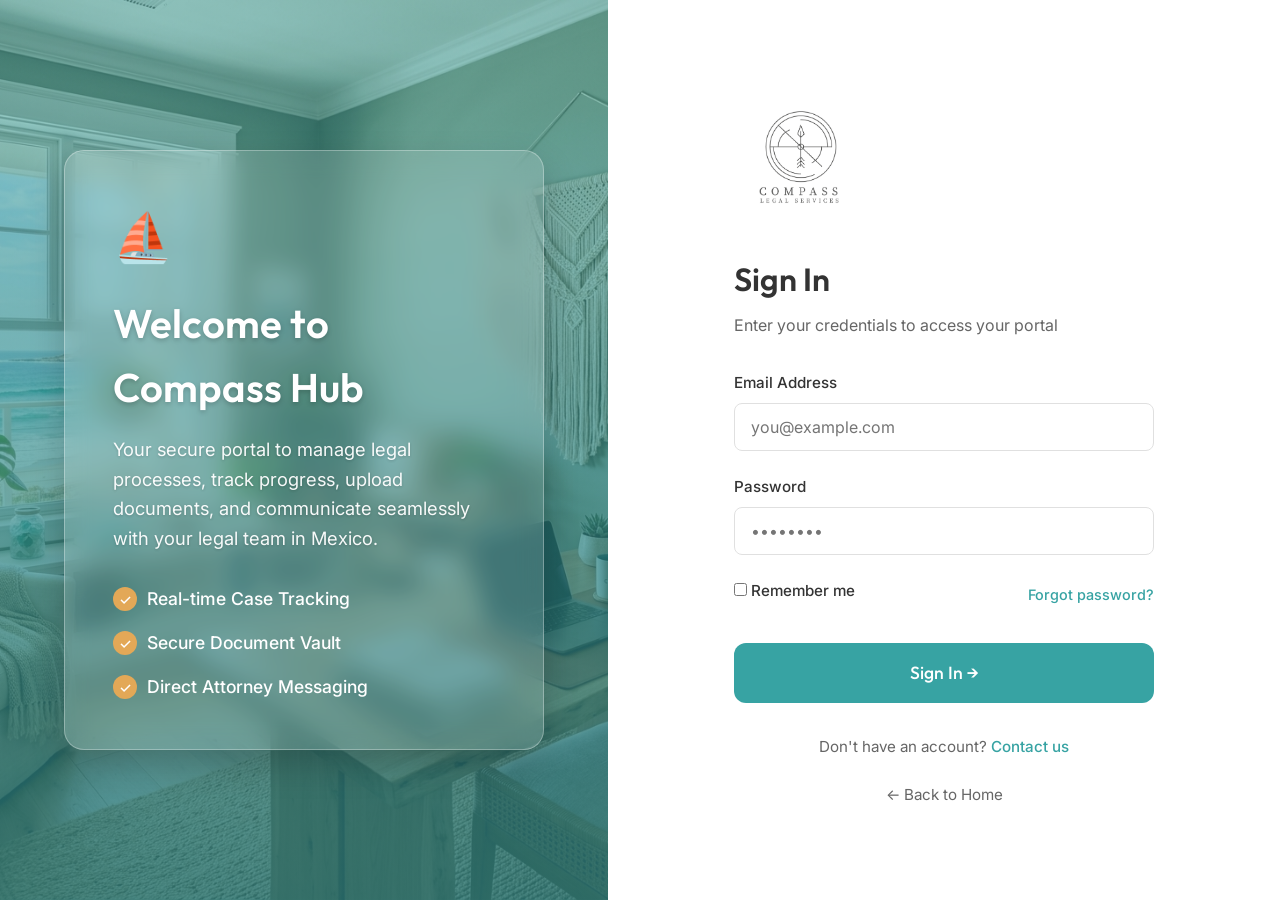
<file: compass-legal/login.html>
<!DOCTYPE html>
<html lang="en">
<head>
    <meta charset="UTF-8">
    <meta name="viewport" content="width=device-width, initial-scale=1.0">
    <title>Compass Hub - Login</title>
    <link href="https://unpkg.com/aos@2.3.1/dist/aos.css" rel="stylesheet">
    <link rel="stylesheet" href="css/styles.css">
</head>
<body class="login-body">
    <div class="login-container">
        <!-- LEFT SIDE: Background Image -->
        <div class="login-left">
            <div class="login-overlay">
                <div class="login-welcome-card" data-aos="fade-right">
                    <div class="welcome-icon">⛵</div>
                    <h2>Welcome to Compass Hub</h2>
                    <p>Your secure portal to manage legal processes, track progress, upload documents, and communicate seamlessly with your legal team in Mexico.</p>
                    
                    <div class="welcome-features">
                        <div class="w-feature"><span class="check">✓</span> Real-time Case Tracking</div>
                        <div class="w-feature"><span class="check">✓</span> Secure Document Vault</div>
                        <div class="w-feature"><span class="check">✓</span> Direct Attorney Messaging</div>
                    </div>
                </div>
            </div>
        </div>
        
        <!-- RIGHT SIDE: Login Form -->
        <div class="login-right">
            <div class="login-form-container" data-aos="fade-up">
                <a href="index.html">
                    <img src="img/logo.jpg" alt="Compass Legal Services" class="login-logo">
                </a>
                <h1>Sign In</h1>
                <p class="login-subtitle">Enter your credentials to access your portal</p>
                
                <div class="login-form">
                    <div class="form-group">
                        <label for="email">Email Address</label>
                        <input type="email" id="email" placeholder="you@example.com" required>
                    </div>
                    <div class="form-group">
                        <label for="password">Password</label>
                        <input type="password" id="password" placeholder="••••••••" required>
                    </div>
                    
                    <div class="form-options">
                        <label class="remember-me">
                            <input type="checkbox"> Remember me
                        </label>
                        <a href="#" class="forgot-password">Forgot password?</a>
                    </div>
                    
                    <a href="hub.html" class="btn btn-primary btn-block" style="display: block; box-sizing: border-box;">Sign In &rarr;</a>
                </div>
                
                <div class="login-footer">
                    <p>Don't have an account? <a href="index.html#contact">Contact us</a></p>
                    <a href="index.html" class="back-link">&larr; Back to Home</a>
                </div>
            </div>
        </div>
    </div>

    <!-- Scripts for Animations -->
    <script src="https://unpkg.com/aos@2.3.1/dist/aos.js"></script>
    <script>
        AOS.init({
            duration: 800,
            once: true
        });
    </script>
</body>
</html>
</file>
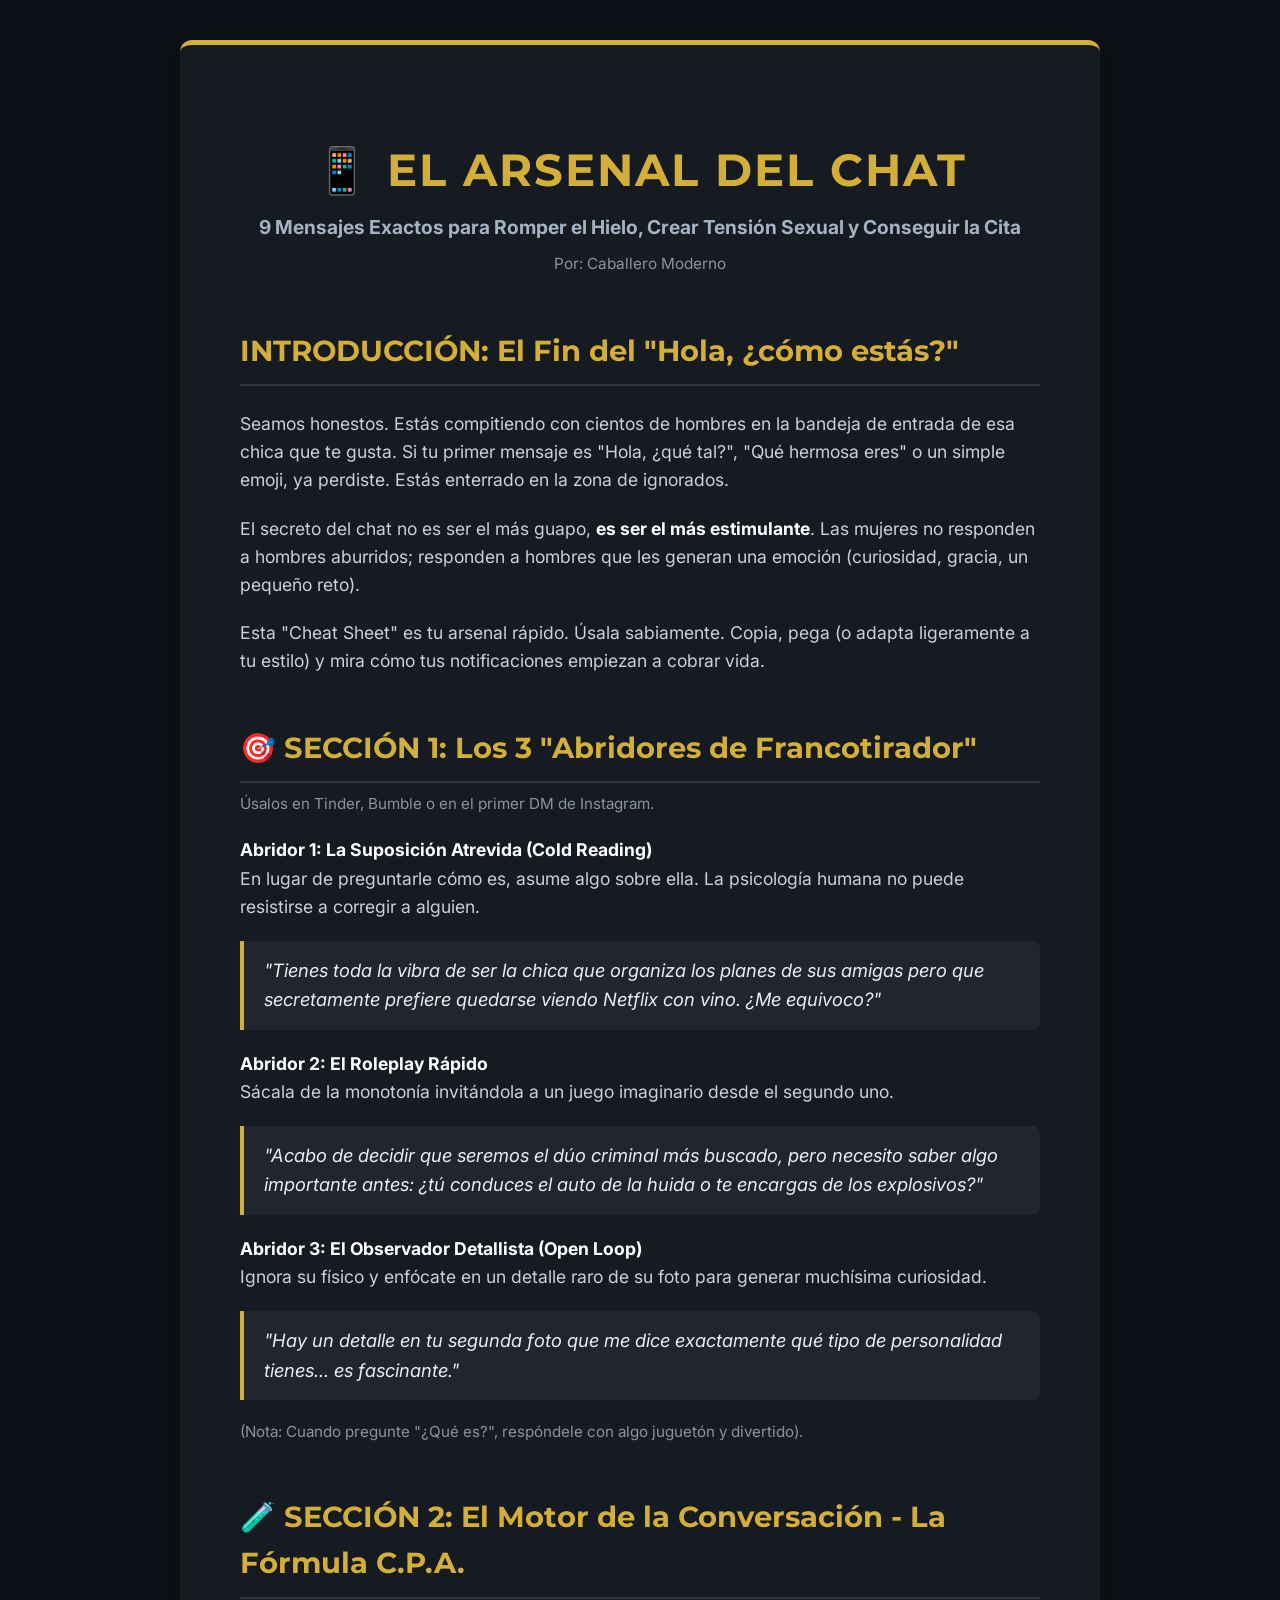
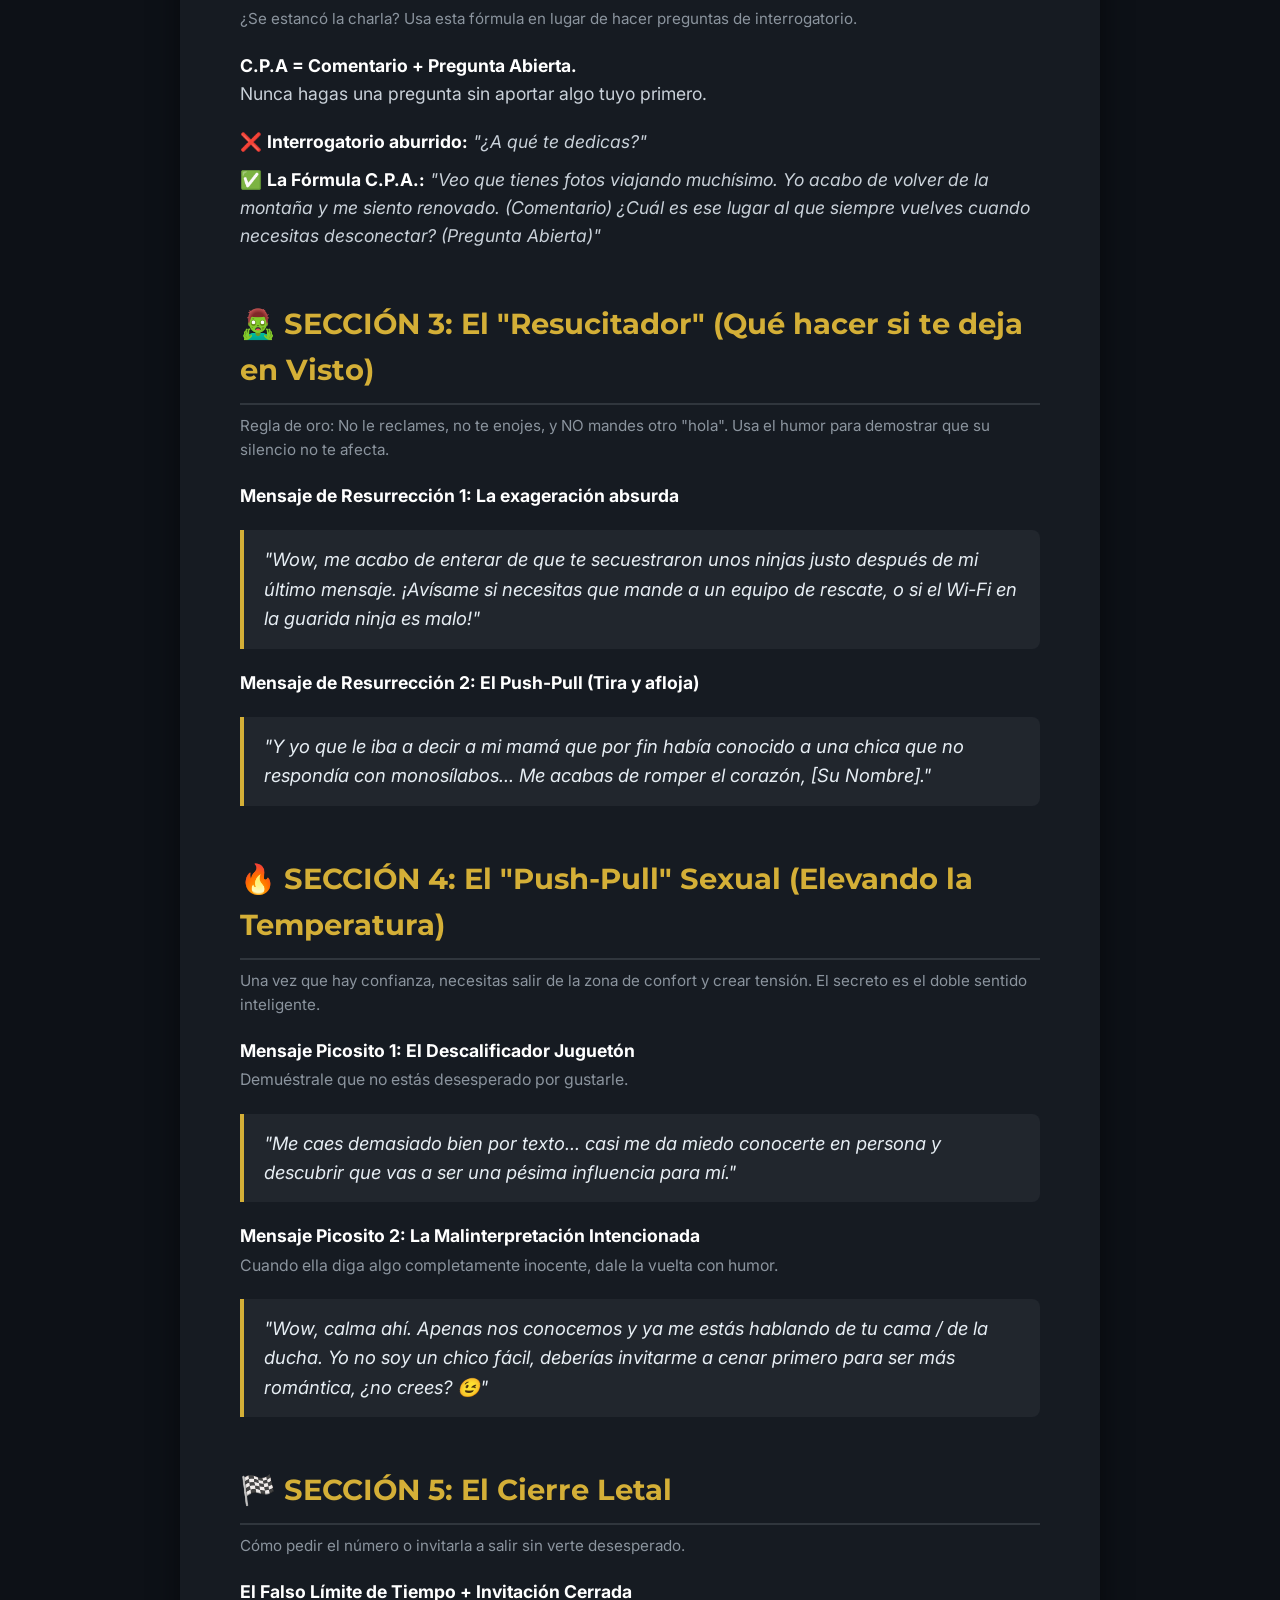
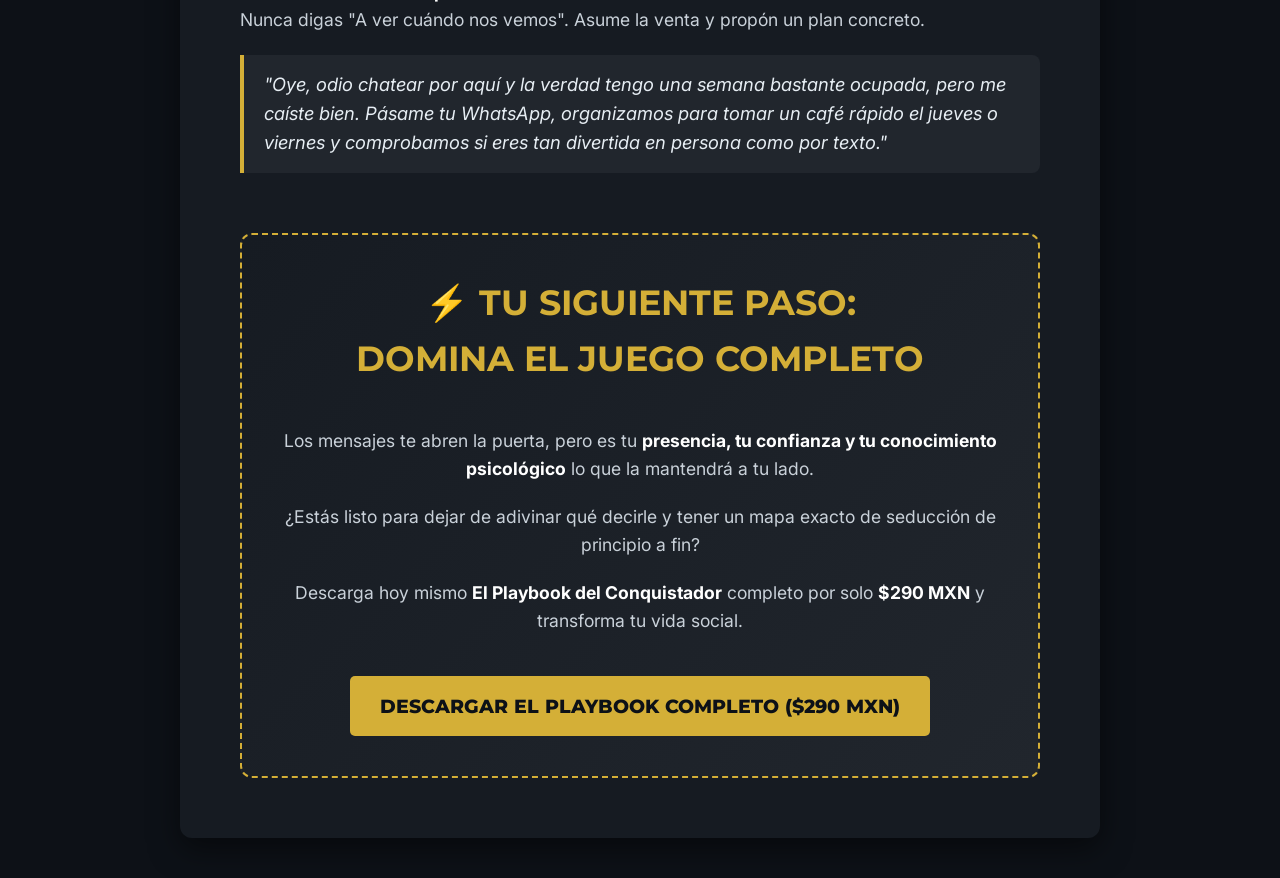
<file: descargas/el_arsenal_del_chat.html>
<!DOCTYPE html>
<html lang="es">
<head>
    <meta charset="UTF-8">
    <meta name="viewport" content="width=device-width, initial-scale=1.0">
    <title>El Arsenal del Chat - PDF</title>
    <link href="https://fonts.googleapis.com/css2?family=Montserrat:wght@400;700;800&family=Inter:wght@400;500;700&display=swap" rel="stylesheet">
    <style>
        body {
            font-family: 'Inter', sans-serif;
            background-color: #0d1117; /* Fondo oscuro premium */
            color: #c9d1d9;
            line-height: 1.6;
            margin: 0;
            padding: 40px 20px;
        }
        .container {
            max-width: 800px;
            margin: 0 auto;
            background-color: #161b22;
            padding: 60px;
            border-radius: 12px;
            box-shadow: 0 10px 30px rgba(0,0,0,0.5);
            border-top: 5px solid #d4af37; /* Acento dorado Caballero Moderno */
        }
        h1, h2, h3 {
            font-family: 'Montserrat', sans-serif;
            color: #ffffff;
        }
        h1 {
            font-size: 2.8em;
            text-align: center;
            color: #d4af37;
            margin-bottom: 5px;
            text-transform: uppercase;
            letter-spacing: 2px;
        }
        .subtitle {
            text-align: center;
            font-size: 1.2em;
            color: #a3b3c4;
            margin-bottom: 40px;
            font-weight: 700;
        }
        h2 {
            font-size: 1.8em;
            border-bottom: 2px solid #30363d;
            padding-bottom: 10px;
            margin-top: 50px;
            color: #d4af37;
        }
        p {
            font-size: 1.1em;
            margin-bottom: 20px;
        }
        strong {
            color: #ffffff;
            font-weight: 700;
        }
        .quote {
            background-color: #21262d;
            border-left: 4px solid #d4af37;
            padding: 15px 20px;
            margin: 20px 0;
            font-style: italic;
            border-radius: 0 8px 8px 0;
            color: #e6edf3;
            font-size: 1.15em;
        }
        .note {
            font-size: 0.95em;
            color: #8b949e;
            display: block;
            margin-top: -15px;
            margin-bottom: 20px;
        }
        .cta-box {
            background: linear-gradient(135deg, #161b22 0%, #21262d 100%);
            border: 2px dashed #d4af37;
            padding: 40px;
            text-align: center;
            margin-top: 60px;
            border-radius: 12px;
        }
        .cta-button {
            display: inline-block;
            background-color: #d4af37;
            color: #0d1117;
            padding: 15px 30px;
            text-decoration: none;
            font-family: 'Montserrat', sans-serif;
            font-weight: 800;
            font-size: 1.2em;
            border-radius: 5px;
            margin-top: 20px;
            text-transform: uppercase;
            transition: background-color 0.3s;
        }
        .cta-button:hover {
            background-color: #f1c40f;
        }
        hr {
            border: 0;
            height: 1px;
            background: #30363d;
            margin: 40px 0;
        }
        ul {
            font-size: 1.1em;
            color: #c9d1d9;
        }
        li {
            margin-bottom: 10px;
        }
        
        /* Reglas para imprimir perfecto en PDF */
        @media print {
            body {
                background-color: #161b22;
                padding: 0;
            }
            .container {
                box-shadow: none;
                border-radius: 0;
                padding: 20px;
            }
            .cta-box {
                page-break-inside: avoid;
            }
        }
    </style>
</head>
<body>

<div class="container">
    <h1>📱 EL ARSENAL DEL CHAT</h1>
    <div class="subtitle">9 Mensajes Exactos para Romper el Hielo, Crear Tensión Sexual y Conseguir la Cita<br><span style="font-size: 0.8em; font-weight: normal; color: #8b949e; display: inline-block; margin-top: 10px;">Por: Caballero Moderno</span></div>

    <h2>INTRODUCCIÓN: El Fin del "Hola, ¿cómo estás?"</h2>
    <p>Seamos honestos. Estás compitiendo con cientos de hombres en la bandeja de entrada de esa chica que te gusta. Si tu primer mensaje es "Hola, ¿qué tal?", "Qué hermosa eres" o un simple emoji, ya perdiste. Estás enterrado en la zona de ignorados.</p>
    <p>El secreto del chat no es ser el más guapo, <strong>es ser el más estimulante</strong>. Las mujeres no responden a hombres aburridos; responden a hombres que les generan una emoción (curiosidad, gracia, un pequeño reto).</p>
    <p>Esta "Cheat Sheet" es tu arsenal rápido. Úsala sabiamente. Copia, pega (o adapta ligeramente a tu estilo) y mira cómo tus notificaciones empiezan a cobrar vida.</p>

    <h2>🎯 SECCIÓN 1: Los 3 "Abridores de Francotirador"</h2>
    <span class="note">Úsalos en Tinder, Bumble o en el primer DM de Instagram.</span>

    <p><strong>Abridor 1: La Suposición Atrevida (Cold Reading)</strong><br>
    En lugar de preguntarle cómo es, asume algo sobre ella. La psicología humana no puede resistirse a corregir a alguien.</p>
    <div class="quote">"Tienes toda la vibra de ser la chica que organiza los planes de sus amigas pero que secretamente prefiere quedarse viendo Netflix con vino. ¿Me equivoco?"</div>

    <p><strong>Abridor 2: El Roleplay Rápido</strong><br>
    Sácala de la monotonía invitándola a un juego imaginario desde el segundo uno.</p>
    <div class="quote">"Acabo de decidir que seremos el dúo criminal más buscado, pero necesito saber algo importante antes: ¿tú conduces el auto de la huida o te encargas de los explosivos?"</div>

    <p><strong>Abridor 3: El Observador Detallista (Open Loop)</strong><br>
    Ignora su físico y enfócate en un detalle raro de su foto para generar muchísima curiosidad.</p>
    <div class="quote">"Hay un detalle en tu segunda foto que me dice exactamente qué tipo de personalidad tienes... es fascinante."</div>
    <span class="note" style="margin-top: 0;">(Nota: Cuando pregunte "¿Qué es?", respóndele con algo juguetón y divertido).</span>

    <h2>🧪 SECCIÓN 2: El Motor de la Conversación - La Fórmula C.P.A.</h2>
    <span class="note">¿Se estancó la charla? Usa esta fórmula en lugar de hacer preguntas de interrogatorio.</span>

    <p><strong>C.P.A = Comentario + Pregunta Abierta.</strong><br>Nunca hagas una pregunta sin aportar algo tuyo primero.</p>
    <ul style="list-style-type: none; padding-left: 0;">
        <li>❌ <strong>Interrogatorio aburrido:</strong> <em>"¿A qué te dedicas?"</em></li>
        <li>✅ <strong>La Fórmula C.P.A.:</strong> <em>"Veo que tienes fotos viajando muchísimo. Yo acabo de volver de la montaña y me siento renovado. (Comentario) ¿Cuál es ese lugar al que siempre vuelves cuando necesitas desconectar? (Pregunta Abierta)"</em></li>
    </ul>

    <h2>🧟‍♂️ SECCIÓN 3: El "Resucitador" (Qué hacer si te deja en Visto)</h2>
    <span class="note">Regla de oro: No le reclames, no te enojes, y NO mandes otro "hola". Usa el humor para demostrar que su silencio no te afecta.</span>

    <p><strong>Mensaje de Resurrección 1: La exageración absurda</strong></p>
    <div class="quote">"Wow, me acabo de enterar de que te secuestraron unos ninjas justo después de mi último mensaje. ¡Avísame si necesitas que mande a un equipo de rescate, o si el Wi-Fi en la guarida ninja es malo!"</div>

    <p><strong>Mensaje de Resurrección 2: El Push-Pull (Tira y afloja)</strong></p>
    <div class="quote">"Y yo que le iba a decir a mi mamá que por fin había conocido a una chica que no respondía con monosílabos... Me acabas de romper el corazón, [Su Nombre]."</div>

    <h2>🔥 SECCIÓN 4: El "Push-Pull" Sexual (Elevando la Temperatura)</h2>
    <span class="note">Una vez que hay confianza, necesitas salir de la zona de confort y crear tensión. El secreto es el doble sentido inteligente.</span>

    <p><strong>Mensaje Picosito 1: El Descalificador Juguetón</strong><br>
    <span style="font-size: 0.9em; color: #8b949e;">Demuéstrale que no estás desesperado por gustarle.</span></p>
    <div class="quote">"Me caes demasiado bien por texto... casi me da miedo conocerte en persona y descubrir que vas a ser una pésima influencia para mí."</div>

    <p><strong>Mensaje Picosito 2: La Malinterpretación Intencionada</strong><br>
    <span style="font-size: 0.9em; color: #8b949e;">Cuando ella diga algo completamente inocente, dale la vuelta con humor.</span></p>
    <div class="quote">"Wow, calma ahí. Apenas nos conocemos y ya me estás hablando de tu cama / de la ducha. Yo no soy un chico fácil, deberías invitarme a cenar primero para ser más romántica, ¿no crees? 😉"</div>

    <h2>🏁 SECCIÓN 5: El Cierre Letal</h2>
    <span class="note">Cómo pedir el número o invitarla a salir sin verte desesperado.</span>

    <p><strong>El Falso Límite de Tiempo + Invitación Cerrada</strong><br>
    Nunca digas "A ver cuándo nos vemos". Asume la venta y propón un plan concreto.</p>
    <div class="quote">"Oye, odio chatear por aquí y la verdad tengo una semana bastante ocupada, pero me caíste bien. Pásame tu WhatsApp, organizamos para tomar un café rápido el jueves o viernes y comprobamos si eres tan divertida en persona como por texto."</div>

    <div class="cta-box">
        <h2 style="margin-top: 0; border: none; font-size: 2.2em;">⚡ TU SIGUIENTE PASO:<br>DOMINA EL JUEGO COMPLETO</h2>
        <p>Los mensajes te abren la puerta, pero es tu <strong>presencia, tu confianza y tu conocimiento psicológico</strong> lo que la mantendrá a tu lado.</p>
        <p>¿Estás listo para dejar de adivinar qué decirle y tener un mapa exacto de seducción de principio a fin?</p>
        <p>Descarga hoy mismo <strong>El Playbook del Conquistador</strong> completo por solo <strong>$290 MXN</strong> y transforma tu vida social.</p>
        <a href="https://go.hotmart.com/V103992992G" class="cta-button" target="_blank">Descargar El Playbook Completo ($290 MXN)</a>
    </div>
</div>

</body>
</html>
</file>
<file: compass-legal/css/styles.css>
@import url('https://fonts.googleapis.com/css2?family=Inter:wght@300;400;500;600&family=Outfit:wght@300;400;500;600;700&display=swap');

:root {
  /* Boho Chic Coastal Palette - VIVID */
  --color-primary: #37A3A3; /* Vivid Teal/Sage */
  --color-primary-dark: #2A7C7C;
  --color-secondary: #E3A857; /* Warm Rattan/Gold */
  --color-secondary-light: #FDF3E6;
  --color-bg: #FAFAFA; /* Off-white */
  --color-text: #333333; /* Darker Charcoal for better contrast */
  --color-text-light: #666666;
  --color-white: #FFFFFF;
  
  --font-heading: 'Outfit', sans-serif;
  --font-body: 'Inter', sans-serif;
  
  --shadow-sm: 0 4px 6px -1px rgba(0, 0, 0, 0.05);
  --shadow-md: 0 10px 15px -3px rgba(0, 0, 0, 0.1);
  --radius: 12px;
  --transition: all 0.3s ease;
}

* {
  margin: 0;
  padding: 0;
  box-sizing: border-box;
}

body {
  font-family: var(--font-body);
  color: var(--color-text);
  background-color: var(--color-bg);
  line-height: 1.6;
  -webkit-font-smoothing: antialiased;
}

h1, h2, h3, h4, h5, h6 {
  font-family: var(--font-heading);
  color: var(--color-text);
  font-weight: 600;
  margin-bottom: 1rem;
}

a {
  text-decoration: none;
  color: inherit;
  transition: var(--transition);
}

.container {
  width: 100%;
  max-width: 1200px;
  margin: 0 auto;
  padding: 0 2rem;
}

/* ================= NAV ================= */
.navbar {
  background-color: #FFFFFF;
  position: fixed;
  top: 0;
  left: 0;
  width: 100%;
  z-index: 1000;
  border-bottom: 1px solid rgba(0,0,0,0.05);
  overflow: hidden;
}

.nav-container {
  display: flex;
  justify-content: space-between;
  align-items: center;
  height: 120px;
}

.logo {
  display: flex;
  align-items: center;
}

.nav-logo {
  height: 100px;
  width: auto;
  transform: scale(1.25);
  transform-origin: left center;
  mix-blend-mode: multiply;
}

.nav-links {
  display: flex;
  gap: 2.5rem;
  align-items: center;
}

.nav-links a {
  font-size: 1.15rem;
  font-weight: 500;
  color: var(--color-text);
  transition: color 0.3s ease;
}

.nav-links a:hover {
  color: var(--color-primary);
}

.nav-links a:hover {
  color: var(--color-primary);
}

.btn {
  display: inline-block;
  padding: 0.8rem 1.5rem;
  border-radius: var(--radius);
  font-weight: 500;
  font-family: var(--font-heading);
  cursor: pointer;
  transition: var(--transition);
  border: none;
}

.btn-primary {
  background-color: var(--color-primary);
  color: var(--color-white);
}

.btn-primary:hover {
  background-color: var(--color-primary-dark);
  transform: translateY(-2px);
  box-shadow: var(--shadow-md);
}

.btn-outline {
  background-color: transparent;
  border: 1px solid var(--color-primary);
  color: var(--color-primary);
}

.btn-outline:hover {
  background-color: var(--color-primary);
  color: var(--color-white);
}

.btn-hub {
  background-color: var(--color-secondary);
  color: var(--color-text);
}

.btn-hub:hover {
  background-color: #c4b39f;
}

/* ================= HERO ================= */
.hero {
  position: relative;
  height: 100vh;
  min-height: 600px;
  display: flex;
  align-items: center;
  padding-top: 80px;
  background-color: var(--color-primary);
  overflow: hidden;
}

.hero-bg {
  position: absolute;
  top: 0;
  left: 0;
  width: 100%;
  height: 100%;
  object-fit: cover;
  opacity: 0.85;
  z-index: 1;
}

.hero-overlay {
  position: absolute;
  top: 0;
  left: 0;
  width: 100%;
  height: 100%;
  background: linear-gradient(to right, rgba(250,250,250,0.95) 0%, rgba(250,250,250,0.85) 40%, rgba(250,250,250,0.1) 100%);
  z-index: 2;
}

.hero-content {
  position: relative;
  z-index: 3;
  max-width: 600px;
}

.hero h1 {
  font-size: 3.5rem;
  line-height: 1.1;
  margin-bottom: 1.5rem;
  color: var(--color-text);
  text-shadow: 0 4px 15px rgba(250,250,250,1);
}

.hero h1 span {
  color: var(--color-primary);
}

.hero p {
  font-size: 1.2rem;
  color: var(--color-text-light);
  margin-bottom: 2.5rem;
  font-weight: 500;
  text-shadow: 0 2px 10px rgba(250,250,250,1);
}

.hero-buttons {
  display: flex;
  gap: 1rem;
}

/* ================= SECTIONS ================= */
section {
  padding: 6rem 0;
}

.section-header {
  text-align: center;
  max-width: 700px;
  margin: 0 auto 4rem auto;
}

.section-header h2 {
  font-size: 2.5rem;
  color: var(--color-primary);
}

.section-header p {
  color: var(--color-text-light);
  font-size: 1.1rem;
}

/* ================= SERVICES ================= */
.services-grid {
  display: grid;
  grid-template-columns: repeat(auto-fit, minmax(280px, 1fr));
  gap: 2rem;
}

.service-card {
  background: var(--color-white);
  padding: 2.5rem;
  border-radius: var(--radius);
  box-shadow: var(--shadow-sm);
  transition: var(--transition);
  border: 1px solid rgba(0,0,0,0.03);
  position: relative;
  overflow: hidden;
}

.service-card::before {
  content: '';
  position: absolute;
  top: 0;
  left: 0;
  width: 100%;
  height: 4px;
  background-color: var(--color-secondary);
  transform: scaleX(0);
  transform-origin: left;
  transition: transform 0.4s ease;
}

.service-card:hover {
  transform: translateY(-5px);
  box-shadow: var(--shadow-md);
}

.service-card:hover::before {
  transform: scaleX(1);
}

.service-icon {
  font-size: 2rem;
  color: var(--color-primary);
  margin-bottom: 1.5rem;
}

.service-card h3 {
  font-size: 1.4rem;
  margin-bottom: 1rem;
}

.service-card p {
  color: var(--color-text-light);
  font-size: 0.95rem;
  margin-bottom: 1.5rem;
}

.service-link {
  color: var(--color-primary);
  font-weight: 500;
  font-size: 0.9rem;
  display: inline-flex;
  align-items: center;
  gap: 0.5rem;
}

.service-link:hover {
  gap: 0.8rem;
}

/* ================= PACKAGES ================= */
.packages {
  background-color: var(--color-secondary-light);
}

.packages-grid {
  display: grid;
  grid-template-columns: repeat(auto-fit, minmax(300px, 1fr));
  gap: 2rem;
  align-items: center;
}

.package-card {
  background: var(--color-white);
  padding: 3rem 2rem;
  border-radius: var(--radius);
  box-shadow: var(--shadow-sm);
  text-align: center;
  transition: var(--transition);
}

.package-card.popular {
  transform: scale(1.05);
  border: 2px solid var(--color-primary);
  position: relative;
  box-shadow: var(--shadow-md);
}

.popular-badge {
  position: absolute;
  top: -12px;
  left: 50%;
  transform: translateX(-50%);
  background-color: var(--color-primary);
  color: white;
  padding: 0.3rem 1rem;
  border-radius: 20px;
  font-size: 0.8rem;
  font-weight: 600;
  text-transform: uppercase;
  letter-spacing: 1px;
}

.package-card h3 {
  font-size: 1.5rem;
}

.package-card .price {
  font-size: 2.5rem;
  font-family: var(--font-heading);
  color: var(--color-primary);
  font-weight: 700;
  margin: 1rem 0;
}

.package-features {
  list-style: none;
  margin: 2rem 0;
  text-align: left;
}

.package-features li {
  margin-bottom: 0.8rem;
  display: flex;
  align-items: center;
  gap: 0.5rem;
  color: var(--color-text-light);
}

.package-features li::before {
  content: '✓';
  color: var(--color-primary);
  font-weight: bold;
}

/* ================= FOOTER ================= */
footer {
  background-color: var(--color-text);
  color: var(--color-white);
  padding: 4rem 0 2rem 0;
}

.footer-grid {
  display: grid;
  grid-template-columns: repeat(auto-fit, minmax(200px, 1fr));
  gap: 3rem;
  margin-bottom: 3rem;
}

.footer-col h4 {
  color: var(--color-white);
  font-size: 1.2rem;
  margin-bottom: 1.5rem;
}

.footer-col p {
  color: rgba(255,255,255,0.7);
  font-size: 0.9rem;
}

.footer-links {
  list-style: none;
}

.footer-links li {
  margin-bottom: 0.8rem;
}

.footer-links a {
  color: rgba(255,255,255,0.7);
  font-size: 0.9rem;
}

.footer-links a:hover {
  color: var(--color-secondary);
}

.footer-bottom {
  text-align: center;
  padding-top: 2rem;
  border-top: 1px solid rgba(255,255,255,0.1);
  color: rgba(255,255,255,0.5);
  font-size: 0.8rem;
}

@media (max-width: 768px) {
  .hero h1 { font-size: 2.5rem; }
  .package-card.popular { transform: scale(1); }
  .nav-links { display: none; } /* Simplified for MVP */
}

/* ================= LOGIN PAGE ================= */
.login-body {
  margin: 0;
  height: 100vh;
  overflow: hidden;
  background-color: var(--color-bg);
}

.login-container {
  display: flex;
  height: 100vh;
}

.login-left {
  flex: 1;
  background-image: url('../img/hero.png');
  background-size: cover;
  background-position: center;
  position: relative;
  display: none;
}

@media (min-width: 900px) {
  .login-left {
    display: block;
  }
}

.login-overlay {
  position: absolute;
  top: 0;
  left: 0;
  width: 100%;
  height: 100%;
  background: linear-gradient(to bottom, rgba(55,163,163,0.5), rgba(42,124,124,0.8));
  display: flex;
  flex-direction: column;
  justify-content: center;
  align-items: center;
  padding: 4rem;
  color: white;
}

.login-welcome-card {
  background: rgba(255, 255, 255, 0.15);
  backdrop-filter: blur(12px);
  -webkit-backdrop-filter: blur(12px);
  border: 1px solid rgba(255, 255, 255, 0.3);
  border-radius: 20px;
  padding: 3rem;
  max-width: 500px;
  box-shadow: 0 15px 35px rgba(0,0,0,0.2);
}

.welcome-icon {
  font-size: 3rem;
  margin-bottom: 1rem;
}

.login-welcome-card h2 {
  font-size: 2.5rem;
  margin-bottom: 1rem;
  color: white;
  text-shadow: 0 2px 5px rgba(0,0,0,0.2);
}

.login-welcome-card p {
  font-size: 1.15rem;
  line-height: 1.6;
  opacity: 0.95;
  margin-bottom: 2rem;
  text-shadow: 0 1px 3px rgba(0,0,0,0.2);
}

.welcome-features {
  display: flex;
  flex-direction: column;
  gap: 1rem;
}

.w-feature {
  display: flex;
  align-items: center;
  gap: 10px;
  font-size: 1.1rem;
  font-weight: 500;
}

.w-feature .check {
  background: var(--color-secondary);
  color: white;
  width: 24px;
  height: 24px;
  border-radius: 50%;
  display: flex;
  align-items: center;
  justify-content: center;
  font-size: 0.9rem;
}

.login-right {
  flex: 1;
  display: flex;
  align-items: center;
  justify-content: center;
  padding: 2rem;
  overflow-y: auto;
  background-color: #FFFFFF;
}

.login-form-container {
  width: 100%;
  max-width: 420px;
}

.login-logo {
  height: 130px;
  margin-bottom: 1.5rem;
}

.login-form-container h1 {
  font-size: 2rem;
  margin-bottom: 0.5rem;
  color: var(--color-text);
}

.login-subtitle {
  color: var(--color-text-light);
  margin-bottom: 2rem;
}

.login-form .form-group {
  margin-bottom: 1.5rem;
}

.login-form label {
  display: block;
  margin-bottom: 0.5rem;
  font-weight: 500;
  color: var(--color-text);
  font-size: 0.95rem;
}

.login-form input[type="email"],
.login-form input[type="password"] {
  width: 100%;
  padding: 0.8rem 1rem;
  border: 1px solid #E0E0E0;
  border-radius: 8px;
  font-family: inherit;
  font-size: 1rem;
  transition: all 0.3s ease;
  box-sizing: border-box;
}

.login-form input[type="email"]:focus,
.login-form input[type="password"]:focus {
  outline: none;
  border-color: var(--color-primary);
  box-shadow: 0 0 0 3px rgba(55,163,163,0.1);
}

.form-options {
  display: flex;
  justify-content: space-between;
  align-items: center;
  margin-bottom: 2rem;
  font-size: 0.9rem;
}

.remember-me {
  display: flex;
  align-items: center;
  gap: 0.5rem;
  color: var(--color-text-light);
}

.forgot-password {
  color: var(--color-primary);
  font-weight: 500;
}

.btn-block {
  width: 100%;
  text-align: center;
  justify-content: center;
  padding: 1rem;
  font-size: 1.1rem;
}

.login-footer {
  margin-top: 2rem;
  text-align: center;
  font-size: 0.95rem;
  color: var(--color-text-light);
}

.login-footer a {
  color: var(--color-primary);
  font-weight: 500;
}

.back-link {
  display: inline-block;
  margin-top: 1.5rem;
  color: var(--color-text-light) !important;
  font-weight: 400 !important;
}

/* ================= HUB DASHBOARD ================= */
.hub-body {
  margin: 0;
  padding: 0;
  background: linear-gradient(rgba(248,250,252,0.70), rgba(248,250,252,0.82)), url('../img/hero2.png');
  background-size: cover;
  background-position: center;
  background-attachment: fixed;
  font-family: var(--font-body);
  display: flex;
  height: 100vh;
  overflow: hidden;
  color: #334155;
}

/* Sidebar (Dark SaaS Theme) */
.sidebar {
  width: 240px;
  background-color: #0F172A;
  display: flex;
  flex-direction: column;
  color: #94A3B8;
}

.sidebar-header {
  padding: 1.25rem 1.5rem;
  border-bottom: 1px solid rgba(255,255,255,0.05);
  display: flex;
  align-items: center;
  gap: 12px;
}

.sidebar-logo {
  height: 28px;
  width: 28px;
}

.sidebar-menu {
  list-style: none;
  padding: 1rem 0;
  margin: 0;
  flex: 1;
}

.sidebar-menu li {
  padding: 0.4rem 1rem;
}

.sidebar-menu a {
  display: flex;
  align-items: center;
  gap: 10px;
  color: #94A3B8;
  text-decoration: none;
  font-weight: 500;
  font-size: 0.875rem;
  padding: 0.6rem 1rem;
  border-radius: 6px;
  transition: all 0.2s;
}

.sidebar-menu a:hover {
  background-color: rgba(255,255,255,0.05);
  color: #F8FAFC;
}

.sidebar-menu a.active {
  background-color: var(--color-primary);
  color: #FFFFFF;
}

/* Main Content */
.main-content {
  flex: 1;
  display: flex;
  flex-direction: column;
  overflow: hidden;
}

.topbar {
  height: 60px;
  background-color: #FFFFFF;
  border-bottom: 1px solid #E2E8F0;
  display: flex;
  justify-content: space-between;
  align-items: center;
  padding: 0 2rem;
  box-shadow: 0 1px 2px rgba(0,0,0,0.02);
}

.topbar-search input {
  padding: 0.5rem 1rem;
  border: 1px solid #E2E8F0;
  border-radius: 6px;
  width: 260px;
  font-size: 0.875rem;
  outline: none;
  background-color: #F8FAFC;
}

.topbar-search input:focus {
  border-color: var(--color-primary);
  background-color: #FFFFFF;
}

.topbar-profile {
  display: flex;
  align-items: center;
  gap: 12px;
  font-weight: 500;
  font-size: 0.875rem;
}

.avatar {
  width: 32px;
  height: 32px;
  background-color: var(--color-primary);
  color: white;
  border-radius: 50%;
  display: flex;
  align-items: center;
  justify-content: center;
  font-size: 0.75rem;
}

.content-area {
  padding: 2rem;
  flex: 1;
  overflow-y: auto;
}

.content-wrapper {
  max-width: 1800px;
  margin: 0 auto;
  width: 95%;
}

.dashboard-grid {
  display: grid;
  grid-template-columns: 500px 1fr;
  gap: 2rem;
  align-items: start;
}

@media (max-width: 1200px) {
  .dashboard-grid {
    grid-template-columns: 1fr;
  }
}

.page-header {
  display: flex;
  justify-content: space-between;
  align-items: center;
  margin-bottom: 1.5rem;
}

.page-header h1 {
  font-size: 1.5rem;
  margin: 0;
  color: #0F172A;
  font-weight: 600;
}

.page-header .btn {
  font-size: 0.875rem;
  padding: 0.5rem 1rem;
  border-radius: 6px;
}

/* Charts Card */
.chart-card {
  background-color: #FFFFFF;
  border-radius: 8px;
  box-shadow: 0 1px 3px rgba(0,0,0,0.05), 0 1px 2px rgba(0,0,0,0.03);
  padding: 1.25rem;
  border: 1px solid #E2E8F0;
  display: flex;
  flex-direction: column;
  align-items: center;
}
.chart-card h3 {
  font-size: 1rem;
  color: #0F172A;
  margin-bottom: 1rem;
  align-self: flex-start;
}

#statusChart, #categoryChart {
  filter: drop-shadow(0 8px 12px rgba(0, 0, 0, 0.15));
}

/* Data Table Card */
.card {
  background-color: #FFFFFF;
  border-radius: 8px;
  box-shadow: 0 1px 3px rgba(0,0,0,0.05), 0 1px 2px rgba(0,0,0,0.03);
  overflow: hidden;
  border: 1px solid #E2E8F0;
}

.table-responsive {
  width: 100%;
  overflow-x: auto;
}

.data-table {
  width: 100%;
  border-collapse: collapse;
  text-align: left;
}

.data-table th, .data-table td {
  padding: 1rem 1.5rem;
  border-bottom: 1px solid #F1F5F9;
  font-size: 0.875rem;
  white-space: nowrap;
}

.data-table th {
  text-align: left;
  padding: 1.25rem 1.5rem;
  font-family: var(--font-heading);
  font-weight: 600;
  font-size: 0.85rem;
  color: #64748B;
  text-transform: uppercase;
  letter-spacing: 0.05em;
  border-bottom: 2px solid #F1F5F9;
}

/* Column Filters */
.filter-row th {
  padding: 0.5rem 1rem 0.75rem 1rem !important;
  background-color: #FAFAFA;
  border-bottom: 1px solid #E2E8F0;
}
.column-filter {
  width: 100%;
  padding: 0.5rem 0.75rem;
  border: 1px solid #CBD5E1;
  border-radius: 6px;
  font-size: 0.8rem;
  font-family: var(--font-body);
  color: #334155;
  background-color: #FFFFFF;
  outline: none;
  transition: all 0.2s ease;
}
.column-filter::placeholder {
  color: #94A3B8;
}
.column-filter:focus {
  border-color: var(--color-primary);
  box-shadow: 0 0 0 3px rgba(55, 163, 163, 0.1);
}

.data-table tbody tr {
  transition: all 0.2s ease;
}

.data-table td:last-child {
  white-space: normal;
  min-width: 250px;
}

.data-table tbody tr:hover {
  background-color: #FFFFFF;
  box-shadow: 0 4px 6px -1px rgba(0, 0, 0, 0.05), 0 2px 4px -1px rgba(0, 0, 0, 0.03);
  transform: translateY(-2px);
  position: relative;
  z-index: 10;
}

/* Editable Comments */
.editable-comment {
  padding: 0.5rem;
  border-radius: 6px;
  border: 1px solid transparent;
  transition: all 0.2s;
  min-height: 2em;
  outline: none;
  font-size: 0.85rem;
  color: #475569;
  line-height: 1.4;
}
.editable-comment:hover {
  background-color: #F1F5F9;
  border-color: #E2E8F0;
  cursor: text;
}
.editable-comment:focus {
  background-color: #FFFFFF;
  border-color: var(--color-primary);
  box-shadow: 0 0 0 2px rgba(55,163,163,0.1);
  cursor: text;
}

/* Status Pills */
.status-pill {
  padding: 0.25rem 0.6rem;
  border-radius: 4px;
  font-size: 0.75rem;
  font-weight: 600;
  display: inline-block;
  letter-spacing: 0.3px;
  border: none;
  font-family: inherit;
  cursor: pointer;
  outline: none;
  appearance: none;
  -webkit-appearance: none;
  -moz-appearance: none;
  text-align: center;
}
.status-pill:hover { filter: brightness(0.95); }

/* Make select look like a pill */
select.status-pill {
  padding-right: 1.5rem;
  background-image: url("data:image/svg+xml;charset=US-ASCII,%3Csvg%20xmlns%3D%22http%3A%2F%2Fwww.w3.org%2F2000%2Fsvg%22%20width%3D%22292.4%22%20height%3D%22292.4%22%3E%3Cpath%20fill%3D%22%23666%22%20d%3D%22M287%2069.4a17.6%2017.6%200%200%200-13-5.4H18.4c-5%200-9.3%201.8-12.9%205.4A17.6%2017.6%200%200%200%200%2082.2c0%205%201.8%209.3%205.4%2012.9l128%20127.9c3.6%203.6%207.8%205.4%2012.8%205.4s9.2-1.8%2012.8-5.4L287%2095c3.5-3.5%205.4-7.8%205.4-12.8%200-5-1.9-9.2-5.5-12.8z%22%2F%3E%3C%2Fsvg%3E");
  background-repeat: no-repeat;
  background-position: right 0.5rem top 50%;
  background-size: 0.65rem auto;
}

.status-nuevo { background-color: #E0F2FE; color: #0369A1; }
.status-curso { background-color: #FEF3C7; color: #B45309; }
.status-pausa { background-color: #FEE2E2; color: #B91C1C; }
.status-completado { background-color: #DCFCE7; color: #15803D; }
.status-cancelado { background-color: #F1F5F9; color: #475569; }

/* Modal */
.modal-overlay {
  position: fixed;
  top: 0;
  left: 0;
  width: 100%;
  height: 100%;
  background-color: rgba(15, 23, 42, 0.4);
  backdrop-filter: blur(2px);
  display: none;
  justify-content: center;
  align-items: center;
  z-index: 2000;
}

.modal-overlay.active {
  display: flex;
}

.modal-content {
  background-color: #FFFFFF;
  border-radius: 8px;
  width: 100%;
  max-width: 480px;
  box-shadow: 0 20px 25px -5px rgba(0, 0, 0, 0.1), 0 10px 10px -5px rgba(0, 0, 0, 0.04);
  animation: slideUp 0.2s ease-out;
}

@keyframes slideUp {
  from { transform: translateY(10px); opacity: 0; }
  to { transform: translateY(0); opacity: 1; }
}

.modal-header {
  padding: 1.25rem 1.5rem;
  border-bottom: 1px solid #E2E8F0;
  display: flex;
  justify-content: space-between;
  align-items: center;
}

.modal-header h2 {
  margin: 0;
  font-size: 1.15rem;
  color: #0F172A;
}

.close-btn {
  background: none;
  border: none;
  font-size: 1.25rem;
  cursor: pointer;
  color: #64748B;
}

.close-btn:hover { color: #0F172A; }

.modal-body {
  padding: 1.5rem;
}

.modal-footer {
  padding: 1rem 1.5rem;
  border-top: 1px solid #E2E8F0;
  background-color: #F8FAFC;
  display: flex;
  justify-content: flex-end;
  gap: 0.75rem;
  border-bottom-left-radius: 8px;
  border-bottom-right-radius: 8px;
}

.modal-body .form-group {
  margin-bottom: 1rem;
}

.modal-body label {
  display: block;
  margin-bottom: 0.25rem;
  font-weight: 500;
  font-size: 0.875rem;
  color: #475569;
}

.modal-body input, .modal-body select, .modal-body textarea {
  width: 100%;
  padding: 0.5rem 0.75rem;
  border: 1px solid #CBD5E1;
  border-radius: 6px;
  font-family: inherit;
  font-size: 0.875rem;
  box-sizing: border-box;
  outline: none;
}

.modal-body input:focus, .modal-body select:focus, .modal-body textarea:focus {
  border-color: var(--color-primary);
  box-shadow: 0 0 0 2px rgba(55,163,163,0.1);
}

.modal-body textarea {
  resize: vertical;
}

.modal-footer .btn {
  font-size: 0.875rem;
  padding: 0.5rem 1rem;
  border-radius: 6px;
}
</file>
<file: optin_page/css/style.css>
:root {
    --bg-dark: #070B14;
    --card-bg: #101623;
    --card-border: #1E293B;
    --text-white: #F8FAFC;
    --text-gray: #94A3B8;
    --accent-blue: #00E5FF; /* Cyan eléctrico para máxima conversión y toque moderno */
    --accent-blue-hover: #00B8D4;
    --supra-color: #EAB308; /* Dorado para llamar la atención en el supra-titular */
    --font-heading: 'Space Grotesk', sans-serif;
    --font-body: 'Inter', sans-serif;
}

* {
    box-sizing: border-box;
    margin: 0;
    padding: 0;
}

body {
    background-color: #05070A;
    color: var(--text-gray);
    font-family: var(--font-body);
    line-height: 1.6;
    display: flex;
    flex-direction: column;
    min-height: 100vh;
    /* Cuadrícula sutil estilo Club Fénix */
    background-image: 
        linear-gradient(rgba(255, 255, 255, 0.02) 1px, transparent 1px),
        linear-gradient(90deg, rgba(255, 255, 255, 0.02) 1px, transparent 1px);
    background-size: 80px 80px;
    background-position: center center;
    position: relative;
    overflow-x: hidden;
}

/* Orbes de ambiente (copia exacta de Club Fénix) */
.ambient-orbs {
    position: fixed;
    top: 0; left: 0; width: 100vw; height: 100vh;
    z-index: -1; overflow: hidden; pointer-events: none;
}
.orb {
    position: absolute;
    border-radius: 50%;
    filter: blur(100px);
    animation: floatOrb 20s infinite alternate ease-in-out;
}
.orb-1 { width: 600px; height: 600px; background: rgba(0, 229, 255, 0.2); top: -100px; right: 0; }
.orb-2 { width: 700px; height: 700px; background: rgba(212, 175, 55, 0.15); bottom: -200px; left: -100px; animation-delay: -10s; }
@keyframes floatOrb {
    0% { transform: translate(0, 0) scale(1); }
    100% { transform: translate(-50px, 50px) scale(1.2); }
}

.container {
    max-width: 1200px;
    margin: 0 auto;
    padding: 20px 20px 60px 20px; /* Reduje el padding top para compensar el header */
    display: flex;
    gap: 60px;
    flex: 1;
    align-items: center;
}

/* Header & Logo */
.site-header {
    width: 100%;
    max-width: 1200px;
    margin: 0 auto;
    padding: 30px 20px 0 20px;
    display: flex;
    justify-content: flex-start;
}

.logo img {
    max-height: 120px; /* Tamaño mucho más grande para destacar el logo */
    max-width: 300px;
    height: auto;
    width: auto;
}

.logo-text {
    font-family: var(--font-heading);
    color: var(--supra-color);
    font-size: 2.5rem;
    font-weight: 700;
    letter-spacing: 2px;
}

/* Typography & Left Column */
.content-col {
    flex: 1;
    animation: fadeInUp 0.8s ease-out;
}

.supra-title {
    color: var(--supra-color);
    font-weight: 600;
    font-size: 0.95rem;
    text-transform: uppercase;
    letter-spacing: 1px;
    display: block;
    margin-bottom: 15px;
}

.main-title {
    font-family: var(--font-heading);
    font-size: 3.5rem;
    color: var(--text-white);
    line-height: 1.1;
    margin-bottom: 15px;
}

.highlight {
    color: var(--accent-blue);
    text-shadow: 0 0 20px rgba(0, 229, 255, 0.3); /* Resplandor de neón sutil */
}

.subtitle {
    font-size: 1.5rem;
    color: var(--text-white);
    font-weight: 500;
    margin-bottom: 25px;
    line-height: 1.3;
}

.description {
    font-size: 1.1rem;
    margin-bottom: 30px;
}

.bullets {
    list-style: none;
}

.bullets li {
    display: flex;
    gap: 12px;
    margin-bottom: 15px;
    font-size: 1.05rem;
    align-items: flex-start;
}

.check-icon {
    color: var(--accent-blue);
    font-weight: bold;
    font-size: 1.2rem;
    margin-top: -2px;
}

.bullets strong {
    color: var(--text-white);
}

/* Right Column: Form Card */
.form-col {
    flex: 0 0 450px;
    animation: fadeInUp 0.8s ease-out 0.2s backwards; /* Ligero retraso */
}

.form-card {
    background: rgba(16, 22, 35, 0.75);
    backdrop-filter: blur(10px);
    -webkit-backdrop-filter: blur(10px);
    border: 1px solid rgba(255, 255, 255, 0.05);
    border-radius: 16px;
    padding: 40px;
    box-shadow: 0 20px 40px rgba(0,0,0,0.6);
    position: relative;
    overflow: hidden;
}

/* Efecto de resplandor sutil detrás del formulario */
.form-card::before {
    content: '';
    position: absolute;
    top: -50%;
    left: -50%;
    width: 200%;
    height: 200%;
    background: radial-gradient(circle at center, rgba(0, 229, 255, 0.04) 0%, transparent 50%);
    z-index: 0;
    pointer-events: none;
}

.mockup-placeholder {
    width: 100%;
    height: 150px;
    background: linear-gradient(135deg, rgba(0, 229, 255, 0.1), rgba(0, 229, 255, 0.02));
    border: 2px dashed rgba(0, 229, 255, 0.3);
    border-radius: 12px;
    margin-bottom: 25px;
    display: flex;
    align-items: center;
    justify-content: center;
    position: relative;
    z-index: 1;
    transition: all 0.3s ease;
}

.mockup-placeholder:hover {
    background: linear-gradient(135deg, rgba(0, 229, 255, 0.15), rgba(0, 229, 255, 0.05));
    border-color: rgba(0, 229, 255, 0.6);
}

.mockup-content {
    text-align: center;
}

.mockup-icon {
    font-size: 2.5rem;
    display: block;
    margin-bottom: 5px;
    filter: drop-shadow(0 0 10px rgba(0, 229, 255, 0.4));
}

.mockup-text {
    color: var(--accent-blue);
    font-family: var(--font-heading);
    font-size: 1.3rem;
    letter-spacing: 1px;
    font-weight: bold;
}

.mockup-subtext {
    color: var(--text-gray);
    font-size: 0.85rem;
    margin-top: 4px;
}

.form-card h3 {
    color: var(--text-white);
    font-family: var(--font-heading);
    font-size: 1.4rem;
    text-align: center;
    margin-bottom: 25px;
    position: relative;
    z-index: 1;
}

.input-group {
    margin-bottom: 20px;
    position: relative;
    z-index: 1;
}

.input-group label {
    display: block;
    font-size: 0.9rem;
    margin-bottom: 8px;
    color: var(--text-white);
    font-weight: 500;
}

.input-group input {
    width: 100%;
    padding: 14px 16px;
    background-color: rgba(0,0,0,0.2);
    border: 1px solid var(--card-border);
    border-radius: 8px;
    color: var(--text-white);
    font-family: var(--font-body);
    font-size: 1rem;
    transition: all 0.3s ease;
}

.input-group input:focus {
    outline: none;
    border-color: var(--accent-blue);
    box-shadow: 0 0 0 3px rgba(0, 229, 255, 0.15);
}

.cta-button {
    width: 100%;
    background-color: var(--accent-blue);
    color: #000;
    border: none;
    padding: 18px;
    border-radius: 8px;
    font-family: var(--font-heading);
    font-size: 1.1rem;
    text-transform: uppercase;
    cursor: pointer;
    font-weight: 700;
    transition: all 0.3s ease;
    margin-top: 10px;
    position: relative;
    z-index: 1;
    box-shadow: 0 4px 15px rgba(0, 229, 255, 0.3);
    overflow: hidden;
}

.cta-button::after {
    content: '';
    position: absolute;
    top: 0;
    left: -100%;
    width: 50%;
    height: 100%;
    background: linear-gradient(to right, rgba(255,255,255,0) 0%, rgba(255,255,255,0.4) 50%, rgba(255,255,255,0) 100%);
    transform: skewX(-25deg);
    animation: shine 4s infinite;
}

@keyframes shine {
    0% { left: -100%; }
    20% { left: 200%; }
    100% { left: 200%; }
}

.cta-button:hover {
    background-color: var(--accent-blue-hover);
    transform: translateY(-2px);
    box-shadow: 0 6px 20px rgba(0, 229, 255, 0.4);
}

.spam-disclaimer {
    text-align: center;
    font-size: 0.8rem;
    margin-top: 15px;
    opacity: 0.7;
    position: relative;
    z-index: 1;
}

/* Footer */
.footer {
    border-top: 1px solid var(--card-border);
    padding: 30px 20px;
    text-align: center;
    font-size: 0.8rem;
    color: #64748B;
    background-color: #05080F;
}

.footer-content {
    max-width: 800px;
    margin: 0 auto;
}

.legal-links {
    margin-top: 10px;
}

.legal-links a {
    color: var(--text-gray);
    text-decoration: none;
    transition: color 0.3s;
}

.legal-links a:hover {
    color: var(--text-white);
}

/* Animations */
@keyframes fadeInUp {
    from {
        opacity: 0;
        transform: translateY(30px);
    }
    to {
        opacity: 1;
        transform: translateY(0);
    }
}

/* Responsive */
@media (max-width: 992px) {
    .container {
        flex-direction: column;
        gap: 40px;
        padding: 40px 20px;
    }
    
    .main-title {
        font-size: 2.8rem;
    }
    
    .form-col {
        flex: auto;
        width: 100%;
        max-width: 500px;
    }
}

@media (max-width: 576px) {
    .main-title {
        font-size: 2.2rem;
    }
    .subtitle {
        font-size: 1.2rem;
    }
    .form-card {
        padding: 25px;
    }
}
</file>
<file: tracker_fenix/styles.css>
:root {
    --bg-color: #0b0f19;
    --card-bg: rgba(255, 255, 255, 0.03);
    --card-border: rgba(255, 255, 255, 0.08);
    --text-main: #f3f4f6;
    --text-muted: #9ca3af;
    --cyan: #00f2fe;
    --emerald: #10b981;
    --emerald-hover: #059669;
}

* {
    box-sizing: border-box;
    margin: 0;
    padding: 0;
}

body {
    background-color: var(--bg-color);
    color: var(--text-main);
    font-family: 'Inter', sans-serif;
    line-height: 1.6;
    min-height: 100vh;
    overflow-x: hidden;
    position: relative;
}

/* Background Orbs */
.orbs {
    position: absolute;
    top: 0;
    left: 0;
    width: 100%;
    height: 100%;
    overflow: hidden;
    z-index: -1;
    pointer-events: none;
}

.orb {
    position: absolute;
    border-radius: 50%;
    filter: blur(100px);
    opacity: 0.15;
}

.orb-1 {
    width: 400px;
    height: 400px;
    background: var(--cyan);
    top: -100px;
    left: -100px;
}

.orb-2 {
    width: 300px;
    height: 300px;
    background: var(--emerald);
    bottom: 20%;
    right: -50px;
}

/* Layout */
.container {
    max-width: 900px;
    margin: 0 auto;
    padding: 40px 20px;
}

header {
    text-align: center;
    margin-bottom: 40px;
}

header h1 {
    font-size: 2.5rem;
    font-weight: 800;
    background: linear-gradient(90deg, var(--cyan), var(--emerald));
    -webkit-background-clip: text;
    -webkit-text-fill-color: transparent;
    margin-bottom: 10px;
}

header p {
    color: var(--text-muted);
    margin-bottom: 20px;
}

/* Cards */
.card {
    background: var(--card-bg);
    border: 1px solid var(--card-border);
    border-radius: 16px;
    padding: 30px;
    margin-bottom: 30px;
    backdrop-filter: blur(10px);
    -webkit-backdrop-filter: blur(10px);
}

.card h2 {
    font-size: 1.5rem;
    margin-bottom: 20px;
    font-weight: 600;
    border-bottom: 1px solid var(--card-border);
    padding-bottom: 10px;
}

.subtitle {
    color: var(--text-muted);
    font-size: 0.9rem;
    margin-bottom: 20px;
    margin-top: -10px;
}

/* Checklist */
.task-item {
    display: flex;
    align-items: center;
    padding: 12px 0;
    border-bottom: 1px solid rgba(255, 255, 255, 0.05);
}

.task-item:last-child {
    border-bottom: none;
}

.task-item input[type="checkbox"] {
    width: 20px;
    height: 20px;
    margin-right: 15px;
    accent-color: var(--emerald);
    cursor: pointer;
}

.task-item label {
    font-size: 1.05rem;
    cursor: pointer;
    flex-grow: 1;
    transition: color 0.3s ease;
}

.task-item input[type="checkbox"]:checked + label {
    text-decoration: line-through;
    color: var(--text-muted);
}

/* Metrics Grid */
.metrics-grid {
    display: grid;
    grid-template-columns: 1fr 1fr;
    gap: 30px;
}

@media (max-width: 768px) {
    .metrics-grid {
        grid-template-columns: 1fr;
    }
}

.metric-group h3 {
    font-size: 1.1rem;
    margin-bottom: 15px;
    color: var(--cyan);
}

.input-row {
    margin-bottom: 15px;
}

.input-row label {
    display: block;
    font-size: 0.9rem;
    color: var(--text-muted);
    margin-bottom: 5px;
}

input[type="number"], textarea {
    width: 100%;
    background: rgba(0, 0, 0, 0.3);
    border: 1px solid var(--card-border);
    color: var(--text-main);
    padding: 10px 15px;
    border-radius: 8px;
    font-family: 'Inter', sans-serif;
}

input[type="number"]:focus, textarea:focus {
    outline: none;
    border-color: var(--cyan);
}

textarea {
    resize: vertical;
}

/* Buttons */
.btn {
    padding: 12px 24px;
    border-radius: 8px;
    border: none;
    font-family: 'Inter', sans-serif;
    font-weight: 600;
    font-size: 1rem;
    cursor: pointer;
    transition: all 0.3s ease;
}

.btn-emerald {
    background: var(--emerald);
    color: #fff;
    box-shadow: 0 4px 15px rgba(16, 185, 129, 0.3);
}

.btn-emerald:hover {
    background: var(--emerald-hover);
    transform: translateY(-2px);
}

.btn-cyan {
    background: var(--cyan);
    color: #000;
    box-shadow: 0 4px 15px rgba(0, 242, 254, 0.3);
}

.btn-cyan:hover {
    background: #00d4df;
    transform: translateY(-2px);
}

.btn-outline {
    background: transparent;
    border: 1px solid var(--text-muted);
    color: var(--text-main);
}

.btn-outline:hover {
    border-color: var(--text-main);
}

/* Toast */
.toast {
    position: fixed;
    bottom: 30px;
    left: 50%;
    transform: translateX(-50%);
    background: var(--emerald);
    color: #fff;
    padding: 15px 30px;
    border-radius: 8px;
    font-weight: 600;
    box-shadow: 0 10px 25px rgba(0,0,0,0.5);
    transition: opacity 0.3s ease, transform 0.3s ease;
    z-index: 1000;
}

.toast.hidden {
    opacity: 0;
    pointer-events: none;
    transform: translate(-50%, 20px);
}

/* Modal Styles */
.modal {
    position: fixed;
    top: 0;
    left: 0;
    width: 100%;
    height: 100%;
    background: rgba(0, 0, 0, 0.85);
    display: flex;
    align-items: center;
    justify-content: center;
    z-index: 2000;
    opacity: 1;
    transition: opacity 0.3s ease;
    backdrop-filter: blur(5px);
}

.modal.hidden {
    opacity: 0;
    pointer-events: none;
}

.modal-content {
    background: var(--bg-color);
    border: 1px solid var(--cyan);
    border-radius: 12px;
    padding: 30px;
    max-width: 600px;
    width: 90%;
    position: relative;
    box-shadow: 0 10px 30px rgba(0,0,0,0.8);
}

.close-modal {
    position: absolute;
    top: 15px;
    right: 20px;
    font-size: 1.8rem;
    cursor: pointer;
    color: var(--text-muted);
    transition: color 0.3s ease;
}

.close-modal:hover {
    color: #fff;
}

.modal-body {
    margin: 20px 0;
    white-space: pre-wrap;
    color: var(--text-main);
    font-size: 1rem;
    line-height: 1.6;
    background: rgba(255,255,255,0.03);
    padding: 20px;
    border-radius: 8px;
    max-height: 60vh;
    overflow-y: auto;
    border-left: 3px solid var(--cyan);
}

.btn-view {
    background: transparent;
    border: 1px solid var(--cyan);
    color: var(--cyan);
    padding: 4px 10px;
    border-radius: 4px;
    font-size: 0.8rem;
    cursor: pointer;
    margin-left: 15px;
    transition: all 0.3s ease;
}

.btn-view:hover {
    background: var(--cyan);
    color: #000;
}

/* Table Styles */
.table-responsive {
    overflow-x: auto;
    width: 100%;
}
.metrics-table {
    width: 100%;
    border-collapse: collapse;
    color: var(--text-main);
    font-size: 0.9rem;
    margin-top: 10px;
}
.metrics-table th, .metrics-table td {
    padding: 12px 15px;
    text-align: left;
    border-bottom: 1px solid var(--card-border);
}
.metrics-table th {
    color: var(--cyan);
    font-weight: 600;
    background: rgba(0, 0, 0, 0.2);
}
.metrics-table tr:hover {
    background: rgba(255, 255, 255, 0.02);
}
.metrics-table td {
    color: var(--text-muted);
}

/* Login Overlay */
.login-overlay {
    position: fixed;
    top: 0; left: 0; width: 100%; height: 100%;
    background: var(--bg-color);
    display: flex;
    align-items: center;
    justify-content: center;
    z-index: 9999;
    transition: opacity 0.3s;
}
.login-overlay.hidden {
    opacity: 0;
    pointer-events: none;
}
.login-card {
    background: var(--card-bg);
    border: 1px solid var(--card-border);
    padding: 40px;
    border-radius: 12px;
    width: 90%;
    max-width: 400px;
    text-align: center;
    box-shadow: 0 4px 30px rgba(0, 0, 0, 0.5);
    backdrop-filter: blur(10px);
}
.login-input {
    width: 100%;
    padding: 12px;
    margin-bottom: 15px;
    background: rgba(255, 255, 255, 0.05);
    border: 1px solid var(--card-border);
    border-radius: 6px;
    color: var(--text-main);
    box-sizing: border-box;
}
.login-input:focus {
    outline: none;
    border-color: var(--cyan);
}
</file>
